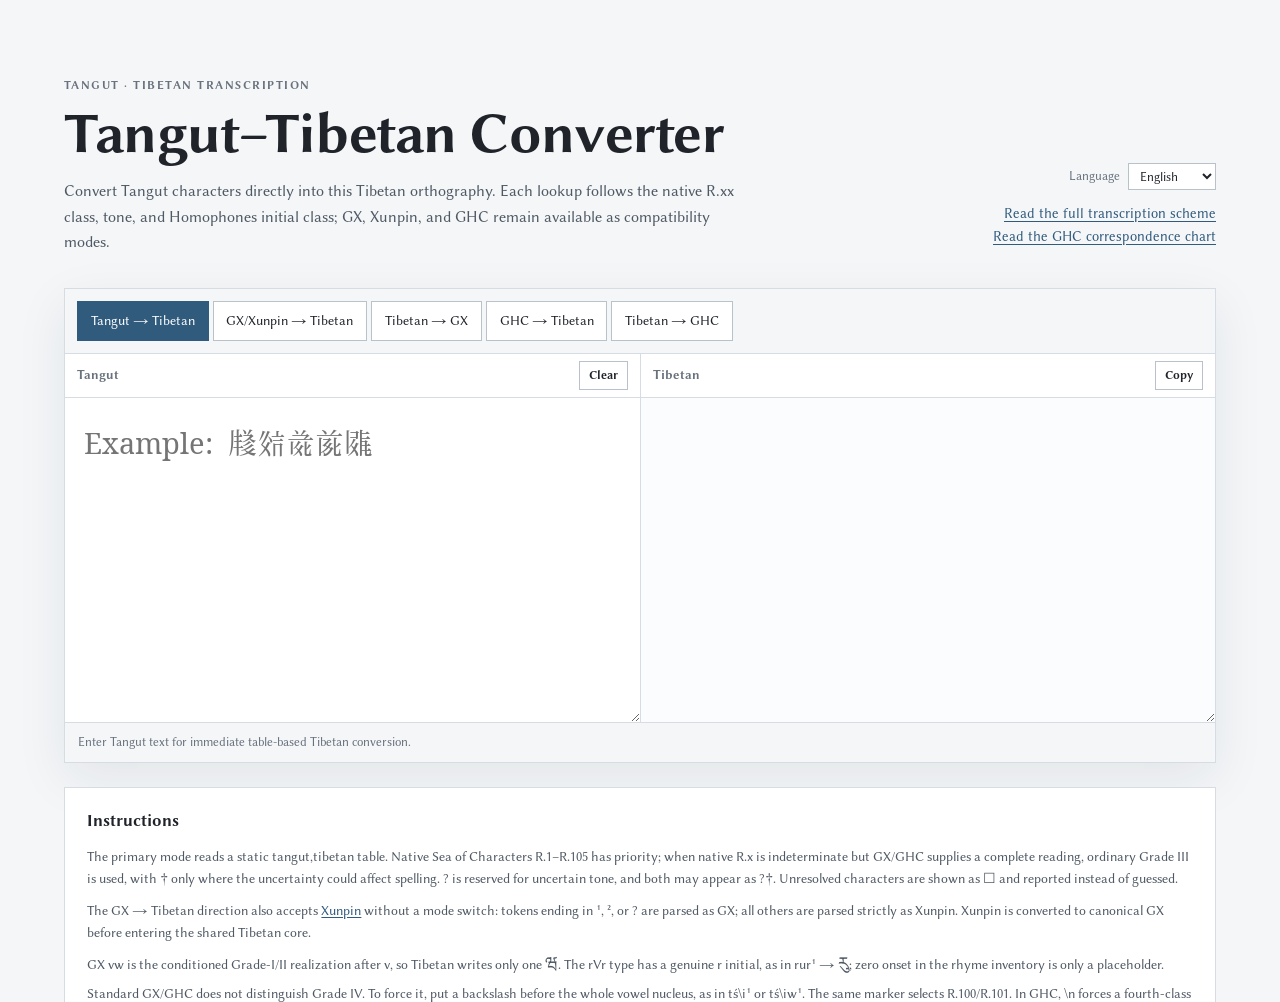
<file: index.html>
<!doctype html>
<html lang="zh-Hant">
<head>
  <meta charset="utf-8">
  <meta name="viewport" content="width=device-width, initial-scale=1">
  <meta http-equiv="refresh" content="0; url=converter/">
  <link rel="canonical" href="converter/">
  <title>GX–藏文互轉工具</title>
</head>
<body>
  <p><a href="converter/">前往 GX–藏文互轉工具</a></p>
</body>
</html>
</file>
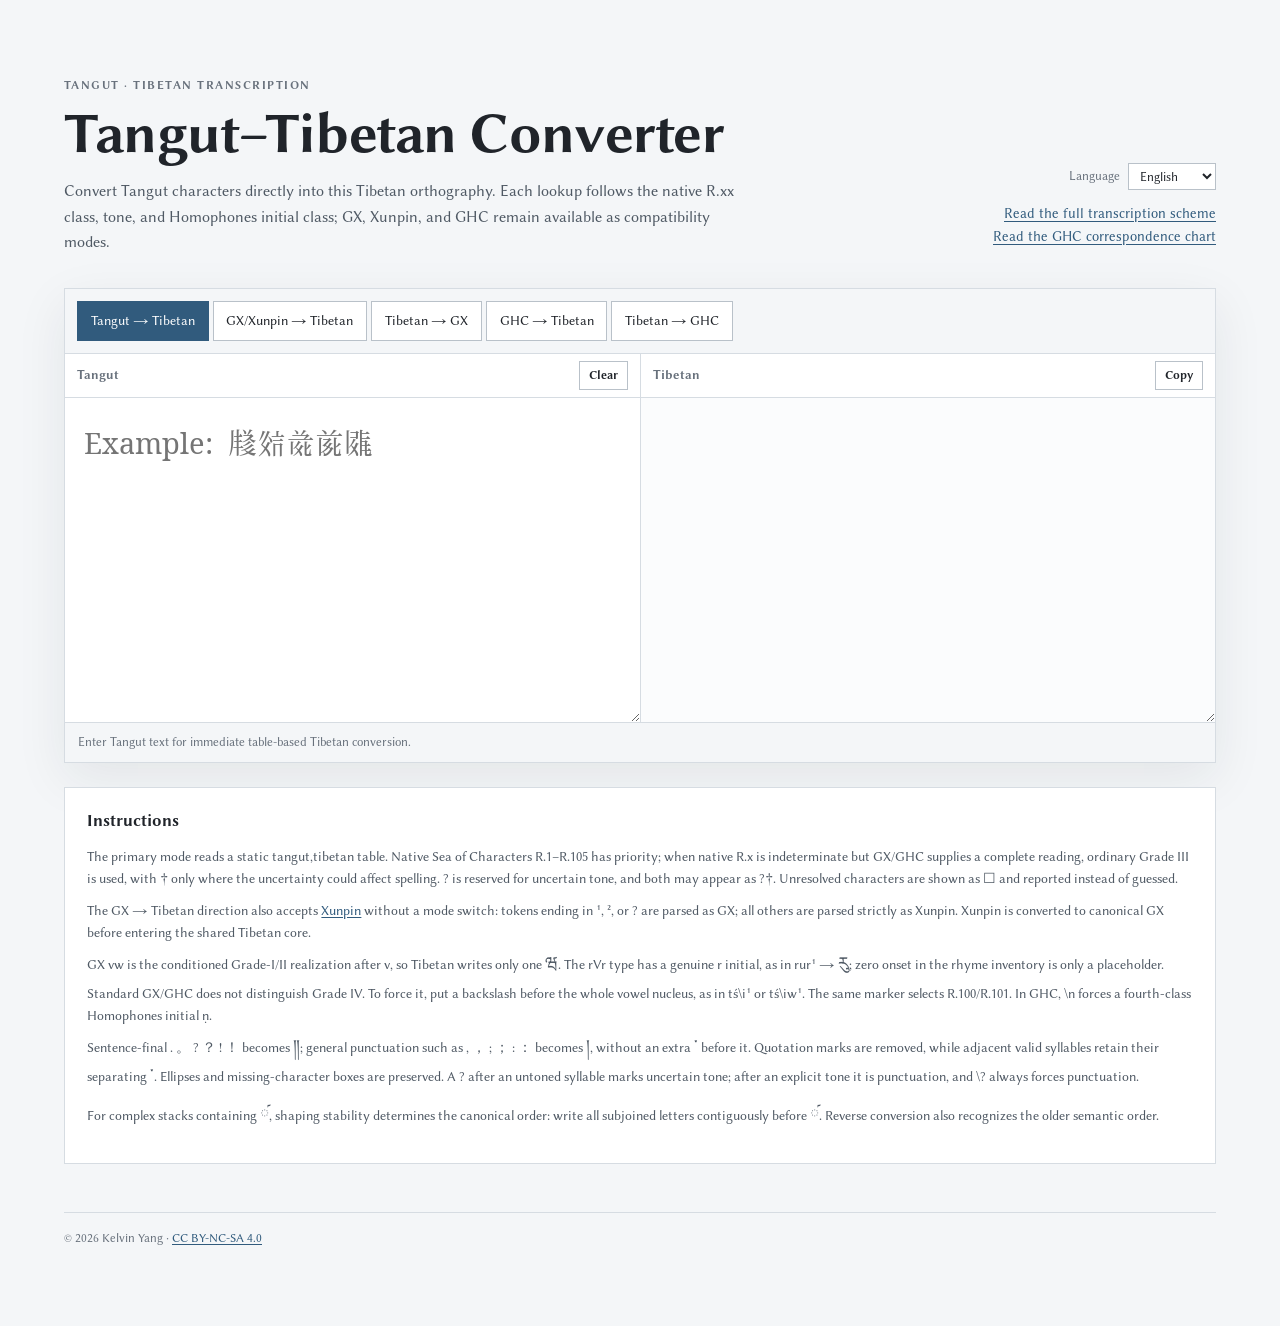
<file: converter/index.html>
<!doctype html>
<html lang="zh-Hant">
<head>
  <meta charset="utf-8">
  <meta name="viewport" content="width=device-width, initial-scale=1">
  <meta name="description" content="西夏文直接轉藏文，並兼容 GX202411/勳拼/GHC 雙向轉換。">
  <title>西夏文–藏文轉換器</title>
  <link rel="preload" href="../fonts/NotoSerifTangut-Regular.woff2?v=full-20260810" as="font" type="font/woff2" crossorigin fetchpriority="high">
  <link rel="preload" href="../fonts/shanggu-web/ShangguSans-Regular-core.woff2?v=shanggu-web-v8" as="font" type="font/woff2" crossorigin>
  <link rel="preload" href="../fonts/shanggu-web/ShangguSans-Bold-core.woff2?v=shanggu-web-v8" as="font" type="font/woff2" crossorigin>
  <link rel="stylesheet" href="../fonts/shanggu-web.css?v=shanggu-web-v8">
  <style>
    @font-face { font-family: "Libertinus"; src: url("../fonts/LibertinusSans-Regular.woff2?v=full-20260810") format("woff2"); font-weight: 400; font-display: swap; }
    @font-face { font-family: "Libertinus"; src: url("../fonts/LibertinusSans-Bold.woff2?v=full-20260810") format("woff2"); font-weight: 700; font-display: swap; }
    @font-face { font-family: "Tibetan"; src: url("../fonts/NotoSerifTibetan-Regular.woff2?v=full-20260810") format("woff2"); font-weight: 400; font-display: swap; }
    @font-face { font-family: "Tangut"; src: url("../fonts/NotoSerifTangut-Regular.woff2?v=full-20260810") format("woff2"); font-weight: 400; font-display: swap; }
    :root { --ink: #20242a; --muted: #68717c; --line: #d6dce2; --accent: #315b7d; --soft: #f4f6f8; color: var(--ink); background: #f4f6f8; font-family: "Libertinus", "Shanggu Web", sans-serif; font-synthesis: none; }
    * { box-sizing: border-box; }
    body { min-height: 100vh; margin: 0; line-height: 1.6; }
    .page { width: min(72rem, calc(100% - 2rem)); margin: 0 auto; padding: clamp(2rem, 6vw, 5rem) 0; }
    header { display: flex; align-items: flex-end; justify-content: space-between; gap: 2rem; margin-bottom: 2rem; }
    .eyebrow { margin: 0 0 .4rem; color: var(--muted); font-size: .72rem; font-weight: 700; letter-spacing: .13em; text-transform: uppercase; }
    h1 { margin: 0; font-size: clamp(2rem, 5vw, 3.6rem); font-weight: 700; line-height: 1.12; letter-spacing: -.025em; }
    .lead { max-width: 42rem; margin: .8rem 0 0; color: #4f5964; }
    a { color: var(--accent); text-underline-offset: .18em; }
    .header-actions { display: flex; flex: 0 0 auto; flex-direction: column; align-items: flex-end; gap: .7rem; padding-bottom: .5rem; }
    .language { display: inline-flex; align-items: center; gap: .45rem; color: var(--muted); font-size: .8rem; }
    .language select { border: 1px solid #b9c1c9; padding: .3rem .45rem; color: var(--ink); background: #fff; font: inherit; }
    .scheme-links { display: flex; flex-direction: column; align-items: flex-end; font-size: .9rem; }
    .tool { overflow: hidden; border: 1px solid var(--line); background: #fff; box-shadow: 0 1rem 3rem rgba(29, 43, 56, .08); }
    .toolbar { display: flex; align-items: center; justify-content: space-between; gap: 1rem; padding: .75rem; border-bottom: 1px solid var(--line); background: var(--soft); }
    .directions { display: flex; flex-wrap: wrap; gap: .25rem; }
    .options { padding: .45rem .8rem; border-bottom: 1px solid var(--line); color: var(--muted); background: #fbfcfd; font-size: .8rem; }
    .options label { display: inline-flex; align-items: center; gap: .45rem; }
    button { border: 1px solid #b9c1c9; padding: .5rem .8rem; color: var(--ink); background: #fff; font: inherit; font-size: .86rem; cursor: pointer; }
    button:hover { border-color: var(--accent); color: var(--accent); }
    button[aria-pressed="true"] { border-color: var(--accent); color: #fff; background: var(--accent); }
    button:focus-visible, textarea:focus-visible { outline: 2px solid #8db1ce; outline-offset: 2px; }
    .editors { display: grid; grid-template-columns: 1fr 1fr; min-height: 23rem; }
    .pane { display: flex; min-width: 0; flex-direction: column; }
    .pane + .pane { border-left: 1px solid var(--line); }
    .pane-head { display: flex; align-items: center; justify-content: space-between; min-height: 2.75rem; padding: .45rem .75rem; border-bottom: 1px solid var(--line); color: var(--muted); font-size: .8rem; font-weight: 700; }
    .pane-head button { padding: .25rem .55rem; font-size: .75rem; }
    textarea { display: block; width: 100%; flex: 1; resize: vertical; border: 0; padding: 1.2rem; color: var(--ink); background: #fff; font: 1.15rem/1.85 "Libertinus", "Shanggu Web", sans-serif; }
    textarea[readonly] { background: #fbfcfd; }
    textarea.tibetan { font-family: "Tibetan", serif; font-size: 1.8rem; line-height: 1.9; }
    textarea.tangut { font-family: "Tangut", serif; font-size: 1.8rem; line-height: 1.9; }
    .status { min-height: 2.5rem; margin: 0; padding: .6rem .8rem; border-top: 1px solid var(--line); color: var(--muted); background: var(--soft); font-size: .8rem; }
    .status.error { color: #8a342c; background: #fff3f1; }
    .instructions { margin-top: 1.5rem; padding: 1.2rem 1.4rem; border: 1px solid var(--line); background: #fff; }
    .instructions h2 { margin: 0 0 .7rem; font-size: 1.05rem; }
    .instructions p { margin: .65rem 0; color: #4f5964; font-size: .86rem; }
    code { font-family: "Libertinus", sans-serif; }
    .tibetan-inline { font-family: "Tibetan", serif; font-size: 1.25em; }
    footer { margin-top: 3rem; padding-top: 1rem; border-top: 1px solid var(--line); color: var(--muted); font-size: .78rem; }
    @media (max-width: 720px) {
      .page { width: min(100% - 1rem, 72rem); padding-top: 1.5rem; }
      header { display: block; }
      .header-actions, .scheme-links { align-items: flex-start; margin-top: .8rem; }
      .editors { grid-template-columns: 1fr; }
      .pane + .pane { border-left: 0; border-top: 1px solid var(--line); }
      textarea { min-height: 12rem; }
    }
  </style>
</head>
<body>
  <main class="page">
    <header>
      <div>
        <p class="eyebrow">Tangut · Tibetan transcription</p>
        <h1 id="page-title">西夏文–藏文轉換器</h1>
        <p class="lead" id="lead">直接將西夏文轉成本方案藏文；每個字按 native 韻書的 R.xx、聲調與《同音》聲母類查表。GX、勳拼與 GHC 互轉保留爲兼容功能。</p>
      </div>
      <div class="header-actions">
        <label class="language"><span id="language-label">語言</span><select id="language"><option value="zh-Hant">繁體中文</option><option value="en">English</option></select></label>
        <div class="scheme-links"><a id="scheme-link" href="../党項語藏文轉寫方案.html">閱讀完整轉寫方案</a><a id="ghc-link" href="../ghc-comparison/">閱讀 GHC 對照簡表</a></div>
      </div>
    </header>

    <section class="tool" id="tool" aria-label="西夏文–藏文轉換工具">
      <div class="toolbar">
        <div class="directions" id="directions" role="group" aria-label="轉換方向">
          <button id="direction-tangut" type="button" aria-pressed="true">西夏文 → 藏文</button>
          <button id="direction-gx" type="button" aria-pressed="false">GX/勳拼 → 藏文</button>
          <button id="direction-bo-gx" type="button" aria-pressed="false">藏文 → GX</button>
          <button id="direction-ghc" type="button" aria-pressed="false">GHC → 藏文</button>
          <button id="direction-bo-ghc" type="button" aria-pressed="false">藏文 → GHC</button>
        </div>
        <button id="swap" type="button">交換</button>
      </div>
      <div class="options" id="gx-reverse-options" hidden><label><input id="preserve-rhyme-marker" type="checkbox"> <span id="preserve-label">R.100/R.101 在 GX 韻腹前輸出 <code>\</code></span></label></div>
      <div class="editors">
        <div class="pane">
          <div class="pane-head"><label id="input-label" for="input">西夏文</label><button id="clear" type="button">清除</button></div>
          <textarea id="input" class="tangut" spellcheck="false" autocomplete="off" placeholder="例如：𗹦𗼻𗯨𗐯𗂥"></textarea>
        </div>
        <div class="pane">
          <div class="pane-head"><label id="output-label" for="output">藏文</label><button id="copy" type="button">複製</button></div>
          <textarea id="output" class="tibetan" readonly aria-live="polite"></textarea>
        </div>
      </div>
      <p class="status" id="status">正在載入西夏文轉寫表……</p>
    </section>

    <section class="instructions" aria-labelledby="instructions-title">
      <h2 id="instructions-title">使用說明</h2>
      <p id="instruction-tangut"></p>
      <p id="instruction-xunpin"></p>
      <p id="instruction-rhymes"></p>
      <p id="instruction-punctuation"></p>
      <p id="instruction-shaping"></p>
    </section>
    <footer>© 2026 Kelvin Yang · <a id="license" rel="license" href="https://creativecommons.org/licenses/by-nc-sa/4.0/deed.zh-hant">CC BY-NC-SA 4.0</a></footer>
  </main>

  <script src="converter.js?v=ra-20260820"></script>
  <script>
    const translations = {
      'zh-Hant': {
        documentTitle: '西夏文–藏文轉換器',
        description: '西夏文直接轉藏文，並兼容 GX202411/勳拼/GHC 雙向轉換。',
        pageTitle: '西夏文–藏文轉換器',
        lead: '直接將西夏文轉成本方案藏文；每個字按 native 韻書的 R.xx、聲調與《同音》聲母類查表。GX、勳拼與 GHC 互轉保留爲兼容功能。',
        language: '語言', scheme: '閱讀完整轉寫方案', ghc: '閱讀 GHC 對照簡表',
        directionLabel: '轉換方向', toolLabel: '西夏文–藏文轉換工具',
        dirTangut: '西夏文 → 藏文', dirGx: 'GX/勳拼 → 藏文', dirBoGx: '藏文 → GX', dirGhc: 'GHC → 藏文', dirBoGhc: '藏文 → GHC',
        swap: '交換', preserve: '合流韻類在 GX 韻腹前輸出 <code>\\</code>',
        clear: '清除', copy: '複製', copied: '已複製', tangutLabel: '西夏文', gxLabel: 'GX/勳拼', tibetanLabel: '藏文',
        tangutPlaceholder: '例如：𗹦𗼻𗯨𗐯𗂥', gxPlaceholder: '例如：tjiw sjihx tś\\i¹ rtś\\ər¹', ghcPlaceholder: '例如：tśjɨr¹ tśjɨɨr¹', tibetanPlaceholder: '例如：རྕྀ་ འརྕྀ',
        done: '轉換完成。',
        loadingTangut: '正在載入西夏文轉寫表……', loadTangutError: '無法載入西夏文轉寫表。', emptyTangut: '輸入西夏文後即時查表轉成藏文。',
        emptyGx: '輸入 GX（須標 ¹、² 或 ?）或勳拼（無標記/末尾 x）後即時轉換。',
        emptyGhc: '輸入帶聲調的 GHC 擬音後即時轉成藏文。',
        emptyReverse: '輸入本方案藏文後即時正規化並轉回 {target}。',
        instructionsTitle: '使用說明',
        tangut: '主入口直接讀取靜態 <code>tangut,tibetan</code> 表。韻類與聲調優先取自 native《文海》R.1–R.105；native R.x 無法唯一確定而 GX/GHC 有完整擬音時，按普通三等形式生成，僅在可能影響拼寫時加 <code>†</code>。<code>?</code> 專標聲調存疑；兩者可合寫爲 <code>?†</code>。未能作出有據推定的字以 <code>☐</code> 顯示並報錯。',
        xunpin: 'GX → 藏文方向亦支援<a href="https://github.com/tinbreaker/rime-xunpin">勳拼</a>，無須切換模式：末尾有 <code>¹</code>、<code>²</code> 或 <code>?</code> 時按 GX 解析，否則按勳拼解析。勳拼先轉成 canonical GX，再進入同一藏文核心。',
        rhymes: 'GX 的 <code>vw</code> 是一、二等韻在 <code>v</code> 後的條件變體，藏文只寫一個 <span class="tibetan-inline">ཝ</span>。<code>rVr</code> 類按真正的 <code>r</code> 聲母處理，如 <code>rur¹</code> → <span class="tibetan-inline">རུ</span>；韻類總表的零聲母則只是佔位符。標準 GX/GHC 不區分四等韻；要強制四等，請在整個韻腹前加反斜線，如 <code>tś\\i¹</code>、<code>tś\\iw¹</code>。同一標記也用於 R.100/R.101，如 <code>rtś\\ər¹</code>、<code>rts\\er¹</code>。GHC 的 <code>\\n</code> 強制表示《同音》第四類聲母 <code>ṇ</code>。',
        punctuation: '句末標點 <code>. 。 ? ？ ! ！</code> 轉爲 <span class="tibetan-inline">༎</span>；一般標點如 <code>, ， ; ； : ：</code> 轉爲 <span class="tibetan-inline">།</span>，且標點前不加 <span class="tibetan-inline">་</span>。引號會移除，但相鄰有效音節之間仍補 <span class="tibetan-inline">་</span>。省略號與缺字方框原樣保留。尚未標調音節後的 <code>?</code> 表示聲調存疑；已有聲調後的 <code>?</code> 是疑問標點，<code>\\?</code> 永遠強制爲疑問標點。',
        shaping: '含 <span class="tibetan-inline">༹</span> 的複雜 stack 以 shaping 穩定爲準：先連續寫完下加字母，再寫 <span class="tibetan-inline">༹</span>；反向轉換也能辨認舊次序。'
      },
      en: {
        documentTitle: 'Tangut–Tibetan Converter',
        description: 'Direct Tangut-to-Tibetan conversion with GX202411, Xunpin, and GHC compatibility modes.',
        pageTitle: 'Tangut–Tibetan Converter',
        lead: 'Convert Tangut characters directly into this Tibetan orthography. Each lookup follows the native R.xx class, tone, and Homophones initial class; GX, Xunpin, and GHC remain available as compatibility modes.',
        language: 'Language', scheme: 'Read the full transcription scheme', ghc: 'Read the GHC correspondence chart',
        directionLabel: 'Conversion direction', toolLabel: 'Tangut–Tibetan converter',
        dirTangut: 'Tangut → Tibetan', dirGx: 'GX/Xunpin → Tibetan', dirBoGx: 'Tibetan → GX', dirGhc: 'GHC → Tibetan', dirBoGhc: 'Tibetan → GHC',
        swap: 'Swap', preserve: 'Output <code>\\</code> before merged GX rhyme nuclei',
        clear: 'Clear', copy: 'Copy', copied: 'Copied', tangutLabel: 'Tangut', gxLabel: 'GX/Xunpin', tibetanLabel: 'Tibetan',
        tangutPlaceholder: 'Example: 𗹦𗼻𗯨𗐯𗂥', gxPlaceholder: 'Example: tjiw sjihx tś\\i¹ rtś\\ər¹', ghcPlaceholder: 'Example: tśjɨr¹ tśjɨɨr¹', tibetanPlaceholder: 'Example: རྕྀ་ འརྕྀ',
        done: 'Conversion complete.',
        loadingTangut: 'Loading the Tangut lookup table…', loadTangutError: 'The Tangut lookup table could not be loaded.', emptyTangut: 'Enter Tangut text for immediate table-based Tibetan conversion.',
        emptyGx: 'Enter GX (ending in ¹, ², or ?) or Xunpin (unmarked or ending in x) for instant conversion.',
        emptyGhc: 'Enter a tone-marked GHC syllable for instant Tibetan conversion.',
        emptyReverse: 'Enter normalized scheme Tibetan to convert it back to {target}.',
        instructionsTitle: 'Instructions',
        tangut: 'The primary mode reads a static <code>tangut,tibetan</code> table. Native <cite>Sea of Characters</cite> R.1–R.105 has priority; when native R.x is indeterminate but GX/GHC supplies a complete reading, ordinary Grade III is used, with <code>†</code> only where the uncertainty could affect spelling. <code>?</code> is reserved for uncertain tone, and both may appear as <code>?†</code>. Unresolved characters are shown as <code>☐</code> and reported instead of guessed.',
        xunpin: 'The GX → Tibetan direction also accepts <a href="https://github.com/tinbreaker/rime-xunpin">Xunpin</a> without a mode switch: tokens ending in <code>¹</code>, <code>²</code>, or <code>?</code> are parsed as GX; all others are parsed strictly as Xunpin. Xunpin is converted to canonical GX before entering the shared Tibetan core.',
        rhymes: 'GX <code>vw</code> is the conditioned Grade-I/II realization after <code>v</code>, so Tibetan writes only one <span class="tibetan-inline">ཝ</span>. The <code>rVr</code> type has a genuine <code>r</code> initial, as in <code>rur¹</code> → <span class="tibetan-inline">རུ</span>; zero onset in the rhyme inventory is only a placeholder. Standard GX/GHC does not distinguish Grade IV. To force it, put a backslash before the whole vowel nucleus, as in <code>tś\\i¹</code> or <code>tś\\iw¹</code>. The same marker selects R.100/R.101. In GHC, <code>\\n</code> forces a fourth-class <cite>Homophones</cite> initial <code>ṇ</code>.',
        punctuation: 'Sentence-final <code>. 。 ? ？ ! ！</code> becomes <span class="tibetan-inline">༎</span>; general punctuation such as <code>, ， ; ； : ：</code> becomes <span class="tibetan-inline">།</span>, without an extra <span class="tibetan-inline">་</span> before it. Quotation marks are removed, while adjacent valid syllables retain their separating <span class="tibetan-inline">་</span>. Ellipses and missing-character boxes are preserved. A <code>?</code> after an untoned syllable marks uncertain tone; after an explicit tone it is punctuation, and <code>\\?</code> always forces punctuation.',
        shaping: 'For complex stacks containing <span class="tibetan-inline">༹</span>, shaping stability determines the canonical order: write all subjoined letters contiguously before <span class="tibetan-inline">༹</span>. Reverse conversion also recognizes the older semantic order.'
      }
    };
    const errorTranslations = {
      '勳拼只能使用小寫 ASCII 字母': 'Xunpin accepts lowercase ASCII letters only',
      '勳拼的 x 只能作爲末尾上聲標記': 'Xunpin x is allowed only as a final rising-tone marker',
      '不符合合法勳拼音節結構：無法辨認韻母': 'Invalid Xunpin syllable: unrecognized rhyme',
      '不符合合法勳拼音節結構：無法辨認聲母或介音': 'Invalid Xunpin syllable: unrecognized initial or medial',
      '勳拼音節有多個可能的 GX 分析': 'The Xunpin syllable has multiple possible GX analyses',
      '音節須以 ¹、² 或 ? 標示聲調': 'The syllable must end in tone ¹, ², or ?',
      '無法辨認元音': 'Unrecognized vowel',
      '反斜線只可標記四等韻或 R.100/R.101': 'The backslash may mark only Grade IV or R.100/R.101',
      '反斜線標記不可與鼻冠音並用': 'The backslash marker cannot be combined with a nasal preinitial',
      '無法辨認聲母或冠音': 'Unrecognized initial or preinitial',
      '不是本方案可辨認的規範藏文音節': 'Not a normalized Tibetan syllable recognized by this scheme',
      '此 GX 韻母沒有唯一的 GHC 對應': 'This GX rhyme has no unique GHC correspondence',
      'GHC 音節須以 ¹、² 或 ? 標示聲調': 'The GHC syllable must end in tone ¹, ², or ?',
      '不符合可辨認的 GHC 音節結構': 'Unrecognized GHC syllable structure',
      '找不到可辨認的 GX 或勳拼音節': 'No recognizable GX or Xunpin syllable found',
      '找不到以 ¹、² 或 ? 結尾的 GHC 音節': 'No GHC syllable ending in ¹, ², or ? found',
      '轉寫表未收錄此字': 'Character absent from the lookup table',
      '此字讀音尚未解決': 'Character reading remains unresolved',
      '找不到可辨認的西夏字': 'No recognizable Tangut character found'
    };
    let savedLanguage = '';
    try { savedLanguage = localStorage.getItem('converter-language') || ''; } catch (_) {}
    const state = {
      direction: 'tangut',
      tangutTable: null,
      tangutTableFailed: false,
      language: savedLanguage || (navigator.language.toLowerCase().startsWith('zh') ? 'zh-Hant' : 'en')
    };
    const input = document.querySelector('#input');
    const output = document.querySelector('#output');
    const status = document.querySelector('#status');
    const directionTangut = document.querySelector('#direction-tangut');
    const directionGx = document.querySelector('#direction-gx');
    const directionBoGx = document.querySelector('#direction-bo-gx');
    const directionGhc = document.querySelector('#direction-ghc');
    const directionBoGhc = document.querySelector('#direction-bo-ghc');
    const reverseOptions = document.querySelector('#gx-reverse-options');
    const preserveRhymeMarker = document.querySelector('#preserve-rhyme-marker');
    const languageSelect = document.querySelector('#language');
    const t = () => translations[state.language];

    function translatedError(error) {
      if (state.language !== 'en') return error;
      if (errorTranslations[error]) return errorTranslations[error];
      return error.replace(/：(.+)$/u, (_, message) => ': ' + (errorTranslations[message] || message));
    }

    function convert() {
      if (state.direction === 'tangut' && !state.tangutTable) {
        output.value = '';
        status.classList.toggle('error', state.tangutTableFailed);
        status.textContent = state.tangutTableFailed ? t().loadTangutError : t().loadingTangut;
        return;
      }
      const result = state.direction === 'tangut'
        ? GxTibetan.tangutToTibetan(input.value, state.tangutTable)
        : state.direction === 'gx'
        ? GxTibetan.gxToTibetan(input.value)
        : state.direction === 'bo-gx'
          ? GxTibetan.tibetanToGx(input.value, { preserveRhymeClassMarker: preserveRhymeMarker.checked })
          : state.direction === 'ghc'
            ? GxTibetan.ghcToTibetan(input.value)
            : GxTibetan.tibetanToGhc(input.value);
      output.value = result.output;
      status.classList.toggle('error', result.errors.length > 0);
      status.textContent = result.errors.length
        ? result.errors.map(translatedError).join(state.language === 'en' ? '; ' : '；')
        : input.value.trim()
          ? t().done
          : state.direction === 'tangut'
            ? t().emptyTangut
            : state.direction === 'gx'
            ? t().emptyGx
            : state.direction === 'ghc'
              ? t().emptyGhc
              : t().emptyReverse.replace('{target}', state.direction === 'bo-gx' ? 'GX' : 'GHC');
    }

    function setDirection(direction, preserve = false) {
      state.direction = direction;
      directionTangut.setAttribute('aria-pressed', direction === 'tangut');
      directionGx.setAttribute('aria-pressed', direction === 'gx');
      directionBoGx.setAttribute('aria-pressed', direction === 'bo-gx');
      directionGhc.setAttribute('aria-pressed', direction === 'ghc');
      directionBoGhc.setAttribute('aria-pressed', direction === 'bo-ghc');
      const fromTibetan = direction.startsWith('bo-');
      const toTibetan = direction === 'tangut' || direction === 'gx' || direction === 'ghc';
      document.querySelector('#input-label').textContent = direction === 'tangut' ? t().tangutLabel : direction === 'gx' ? t().gxLabel : direction === 'ghc' ? 'GHC' : t().tibetanLabel;
      document.querySelector('#output-label').textContent = toTibetan ? t().tibetanLabel : direction === 'bo-gx' ? 'GX' : 'GHC';
      input.classList.toggle('tibetan', fromTibetan);
      input.classList.toggle('tangut', direction === 'tangut');
      output.classList.toggle('tibetan', toTibetan);
      reverseOptions.hidden = direction !== 'bo-gx';
      document.querySelector('#swap').hidden = direction === 'tangut';
      input.placeholder = direction === 'tangut' ? t().tangutPlaceholder : direction === 'gx' ? t().gxPlaceholder : direction === 'ghc' ? t().ghcPlaceholder : t().tibetanPlaceholder;
      if (!preserve) { input.value = ''; output.value = ''; }
      convert();
    }

    function applyLanguage() {
      const strings = t();
      document.documentElement.lang = state.language;
      document.title = strings.documentTitle;
      document.querySelector('meta[name="description"]').content = strings.description;
      document.querySelector('#page-title').textContent = strings.pageTitle;
      document.querySelector('#lead').textContent = strings.lead;
      document.querySelector('#language-label').textContent = strings.language;
      document.querySelector('#scheme-link').textContent = strings.scheme;
      document.querySelector('#scheme-link').href = state.language === 'en' ? '../党項語藏文轉寫方案-en.html' : '../党項語藏文轉寫方案.html';
      document.querySelector('#ghc-link').textContent = strings.ghc;
      document.querySelector('#ghc-link').href = state.language === 'en' ? '../ghc-comparison/index-en.html' : '../ghc-comparison/';
      document.querySelector('#tool').setAttribute('aria-label', strings.toolLabel);
      document.querySelector('#directions').setAttribute('aria-label', strings.directionLabel);
      directionTangut.textContent = strings.dirTangut;
      directionGx.textContent = strings.dirGx;
      directionBoGx.textContent = strings.dirBoGx;
      directionGhc.textContent = strings.dirGhc;
      directionBoGhc.textContent = strings.dirBoGhc;
      document.querySelector('#swap').textContent = strings.swap;
      document.querySelector('#preserve-label').innerHTML = strings.preserve;
      document.querySelector('#clear').textContent = strings.clear;
      document.querySelector('#copy').textContent = strings.copy;
      document.querySelector('#instructions-title').textContent = strings.instructionsTitle;
      document.querySelector('#instruction-tangut').innerHTML = strings.tangut;
      document.querySelector('#instruction-xunpin').innerHTML = strings.xunpin;
      document.querySelector('#instruction-rhymes').innerHTML = strings.rhymes;
      document.querySelector('#instruction-punctuation').innerHTML = strings.punctuation;
      document.querySelector('#instruction-shaping').innerHTML = strings.shaping;
      document.querySelector('#license').href = 'https://creativecommons.org/licenses/by-nc-sa/4.0/deed.' + (state.language === 'en' ? 'en' : 'zh-hant');
      languageSelect.value = state.language;
      setDirection(state.direction, true);
    }

    input.addEventListener('input', convert);
    directionTangut.addEventListener('click', () => setDirection('tangut'));
    directionGx.addEventListener('click', () => setDirection('gx'));
    directionBoGx.addEventListener('click', () => setDirection('bo-gx'));
    directionGhc.addEventListener('click', () => setDirection('ghc'));
    directionBoGhc.addEventListener('click', () => setDirection('bo-ghc'));
    preserveRhymeMarker.addEventListener('change', convert);
    languageSelect.addEventListener('change', event => {
      state.language = event.target.value;
      try { localStorage.setItem('converter-language', state.language); } catch (_) {}
      applyLanguage();
    });
    document.querySelector('#swap').addEventListener('click', () => {
      const nextInput = output.value;
      const reverse = { gx: 'bo-gx', 'bo-gx': 'gx', ghc: 'bo-ghc', 'bo-ghc': 'ghc' };
      setDirection(reverse[state.direction], true);
      input.value = nextInput;
      convert();
      input.focus();
    });
    document.querySelector('#clear').addEventListener('click', () => { input.value = ''; convert(); input.focus(); });
    document.querySelector('#copy').addEventListener('click', async event => {
      if (!output.value) return;
      try {
        await navigator.clipboard.writeText(output.value);
        event.currentTarget.textContent = t().copied;
        setTimeout(() => { event.currentTarget.textContent = t().copy; }, 1200);
      } catch (_) {
        output.select();
        document.execCommand('copy');
      }
    });
    applyLanguage();
    if (typeof fetch === 'function') {
      fetch('data/tangut-tibetan.csv?v=ra-20260820')
        .then(response => {
          if (!response.ok) throw new Error(String(response.status));
          return response.text();
        })
        .then(text => {
          state.tangutTable = GxTibetan.parseTangutCsv(text);
          convert();
        })
        .catch(() => {
          state.tangutTableFailed = true;
          convert();
        });
    }
  </script>
</body>
</html>
</file>
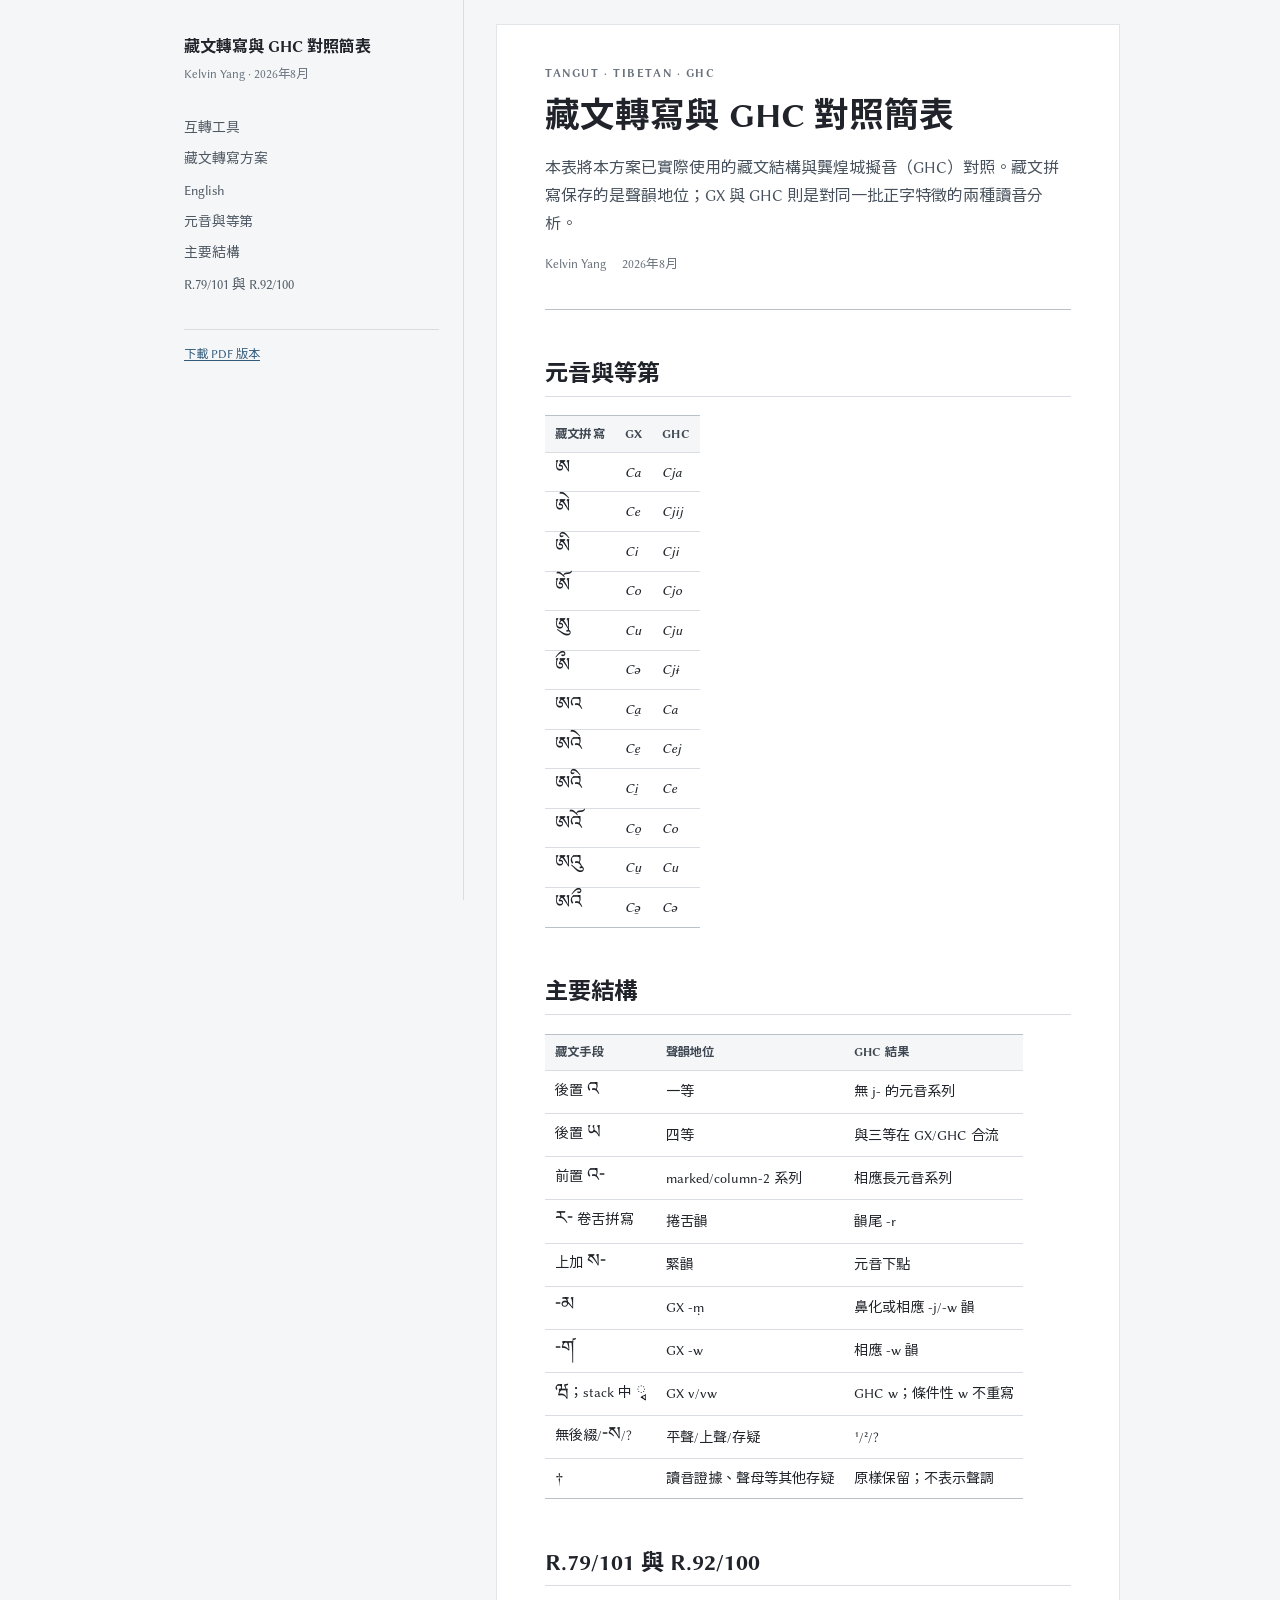
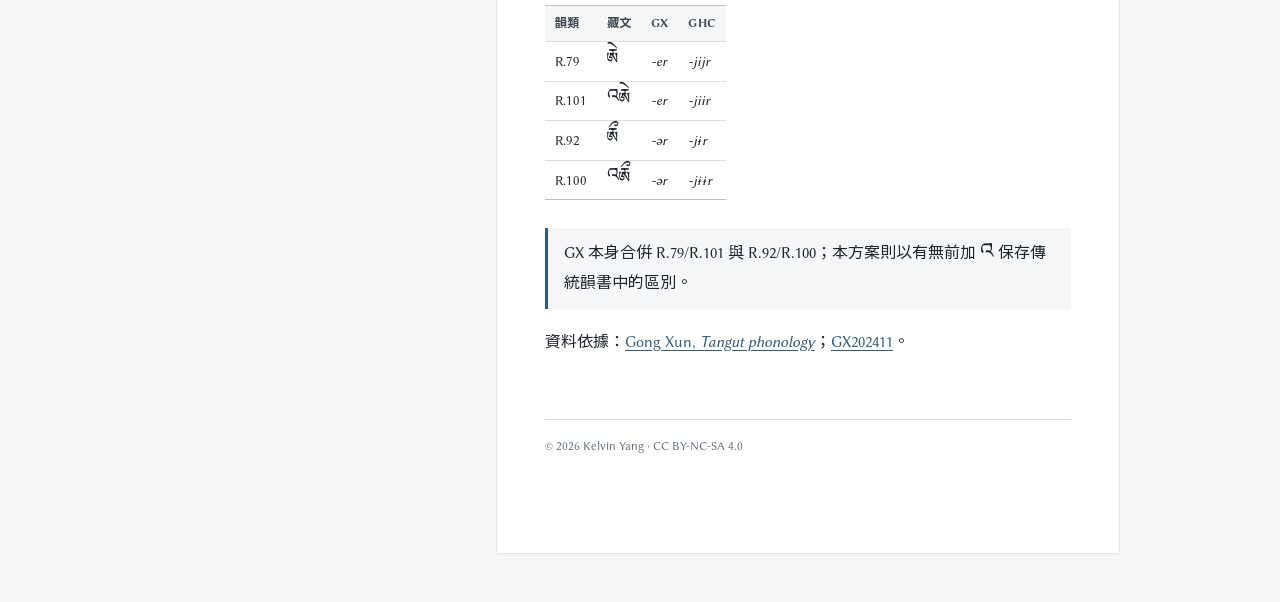
<file: ghc-comparison/index.html>
<!doctype html>
<html lang="zh-Hant">
<head>
  <meta charset="utf-8">
  <meta name="viewport" content="width=device-width, initial-scale=1">
  <meta name="description" content="党項語藏文轉寫與龔煌城擬音（GHC）的結構對照簡表。">
  <title>藏文轉寫與 GHC 對照簡表</title>
  <link rel="preload" href="../fonts/shanggu-web/ShangguSans-Regular-core.woff2?v=shanggu-web-v8" as="font" type="font/woff2" crossorigin>
  <link rel="preload" href="../fonts/shanggu-web/ShangguSans-Bold-core.woff2?v=shanggu-web-v8" as="font" type="font/woff2" crossorigin>
  <link rel="stylesheet" href="../fonts/shanggu-web.css?v=shanggu-web-v8">
  <link rel="stylesheet" href="../scheme.css?v=20260811">
</head>
<body>
  <div class="layout">
    <aside class="rail">
      <p class="rail-title">藏文轉寫與 GHC 對照簡表</p>
      <p class="rail-meta">Kelvin Yang · 2026年8月</p>
      <nav aria-label="章節導航">
        <a href="../converter/">互轉工具</a>
        <a href="../党項語藏文轉寫方案.html">藏文轉寫方案</a>
        <a href="index-en.html">English</a>
        <a href="#vowels">元音與等第</a>
        <a href="#structures">主要結構</a>
        <a href="#rhotic">R.79/101 與 R.92/100</a>
      </nav>
      <p class="rail-foot"><a href="藏文轉寫與GHC對照簡表.pdf">下載 PDF 版本</a></p>
    </aside>
    <main>
      <header class="hero">
        <p class="eyebrow">Tangut · Tibetan · GHC</p>
        <h1>藏文轉寫與 GHC 對照簡表</h1>
        <p class="lead">本表將本方案已實際使用的藏文結構與龔煌城擬音（GHC）對照。藏文拼寫保存的是聲韻地位；GX 與 GHC 則是對同一批正字特徵的兩種讀音分析。</p>
        <div class="hero-meta"><span>Kelvin Yang</span><span>2026年8月</span></div>
      </header>
      <section id="vowels">
        <div class="section-head"><span class="section-no">01</span><h2>元音與等第</h2></div>
        <div class="table-wrap"><table><thead><tr><th>藏文拼寫</th><th>GX</th><th>GHC</th></tr></thead><tbody>
          <tr><td class="tibetan">ཨ</td><td class="phonetic">Ca</td><td class="phonetic">Cja</td></tr>
          <tr><td class="tibetan">ཨེ</td><td class="phonetic">Ce</td><td class="phonetic">Cjij</td></tr>
          <tr><td class="tibetan">ཨི</td><td class="phonetic">Ci</td><td class="phonetic">Cji</td></tr>
          <tr><td class="tibetan">ཨོ</td><td class="phonetic">Co</td><td class="phonetic">Cjo</td></tr>
          <tr><td class="tibetan">ཨུ</td><td class="phonetic">Cu</td><td class="phonetic">Cju</td></tr>
          <tr><td class="tibetan">ཨྀ</td><td class="phonetic">Cə</td><td class="phonetic">Cjɨ</td></tr>
          <tr><td class="tibetan">ཨའ</td><td class="phonetic">Ca̱</td><td class="phonetic">Ca</td></tr>
          <tr><td class="tibetan">ཨའེ</td><td class="phonetic">Ce̱</td><td class="phonetic">Cej</td></tr>
          <tr><td class="tibetan">ཨའི</td><td class="phonetic">Ci̱</td><td class="phonetic">Ce</td></tr>
          <tr><td class="tibetan">ཨའོ</td><td class="phonetic">Co̱</td><td class="phonetic">Co</td></tr>
          <tr><td class="tibetan">ཨའུ</td><td class="phonetic">Cu̱</td><td class="phonetic">Cu</td></tr>
          <tr><td class="tibetan">ཨའྀ</td><td class="phonetic">Cə̱</td><td class="phonetic">Cə</td></tr>
        </tbody></table></div>
      </section>
      <section id="structures">
        <div class="section-head"><span class="section-no">02</span><h2>主要結構</h2></div>
        <div class="table-wrap"><table><thead><tr><th>藏文手段</th><th>聲韻地位</th><th>GHC 結果</th></tr></thead><tbody>
          <tr><td>後置 <span class="tibetan">འ</span></td><td>一等</td><td>無 <code>j-</code> 的元音系列</td></tr>
          <tr><td>後置 <span class="tibetan">ཡ</span></td><td>四等</td><td>與三等在 GX/GHC 合流</td></tr>
          <tr><td>前置 <span class="tibetan">འ-</span></td><td>marked/column-2 系列</td><td>相應長元音系列</td></tr>
          <tr><td><span class="tibetan">ར-</span> 卷舌拼寫</td><td>捲舌韻</td><td>韻尾 <code>-r</code></td></tr>
          <tr><td>上加 <span class="tibetan">ས-</span></td><td>緊韻</td><td>元音下點</td></tr>
          <tr><td><span class="tibetan">-མ</span></td><td>GX <code>-ṃ</code></td><td>鼻化或相應 <code>-j/-w</code> 韻</td></tr>
          <tr><td><span class="tibetan">-ག༹</span></td><td>GX <code>-w</code></td><td>相應 <code>-w</code> 韻</td></tr>
          <tr><td><span class="tibetan">ཝ</span>；stack 中 <span class="tibetan">ྭ</span></td><td>GX <code>v/vw</code></td><td>GHC <code>w</code>；條件性 <code>w</code> 不重寫</td></tr>
          <tr><td>無後綴/<span class="tibetan">-ས</span>/<code>?</code></td><td>平聲/上聲/存疑</td><td><code>¹/²/?</code></td></tr>
          <tr><td><code>†</code></td><td>讀音證據、聲母等其他存疑</td><td>原樣保留；不表示聲調</td></tr>
        </tbody></table></div>
      </section>
      <section id="rhotic">
        <div class="section-head"><span class="section-no">03</span><h2>R.79/101 與 R.92/100</h2></div>
        <div class="table-wrap"><table><thead><tr><th>韻類</th><th>藏文</th><th>GX</th><th>GHC</th></tr></thead><tbody>
          <tr><td>R.79</td><td class="tibetan">རྸེ</td><td class="phonetic">-er</td><td class="phonetic">-jijr</td></tr>
          <tr><td>R.101</td><td class="tibetan">འརྸེ</td><td class="phonetic">-er</td><td class="phonetic">-jiir</td></tr>
          <tr><td>R.92</td><td class="tibetan">རྸྀ</td><td class="phonetic">-ər</td><td class="phonetic">-jɨr</td></tr>
          <tr><td>R.100</td><td class="tibetan">འརྸྀ</td><td class="phonetic">-ər</td><td class="phonetic">-jɨɨr</td></tr>
        </tbody></table></div>
        <p class="note">GX 本身合併 R.79/R.101 與 R.92/R.100；本方案則以有無前加 <span class="tibetan">འ</span> 保存傳統韻書中的區別。</p>
        <p>資料依據：<a href="https://homepage.univie.ac.at/xun.gong/tangut/phonology-202409.html">Gong Xun, <cite>Tangut phonology</cite></a>；<a href="https://semakosa.github.io/tangut-pronunciation-db/docs/GX202411-zh.html">GX202411</a>。</p>
      </section>
      <footer>© 2026 Kelvin Yang · CC BY-NC-SA 4.0</footer>
    </main>
  </div>
</body>
</html>
</file>
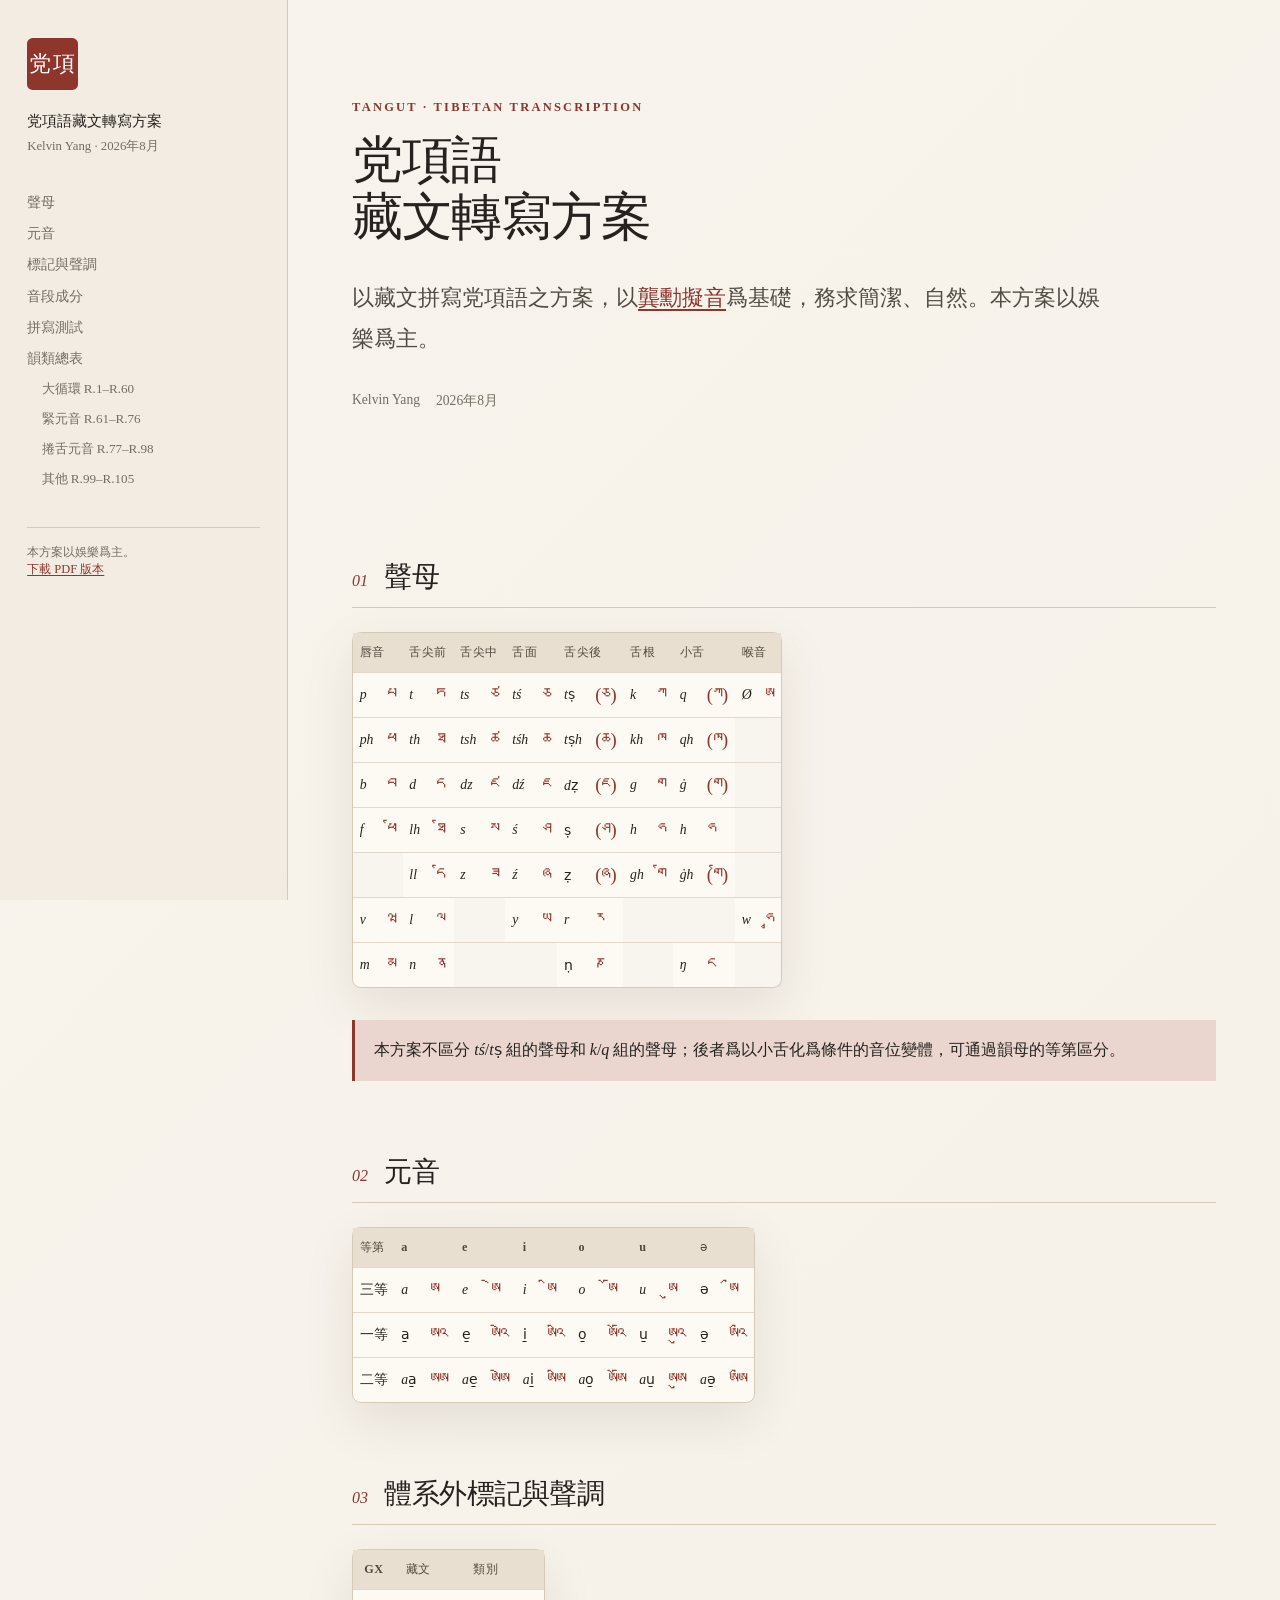
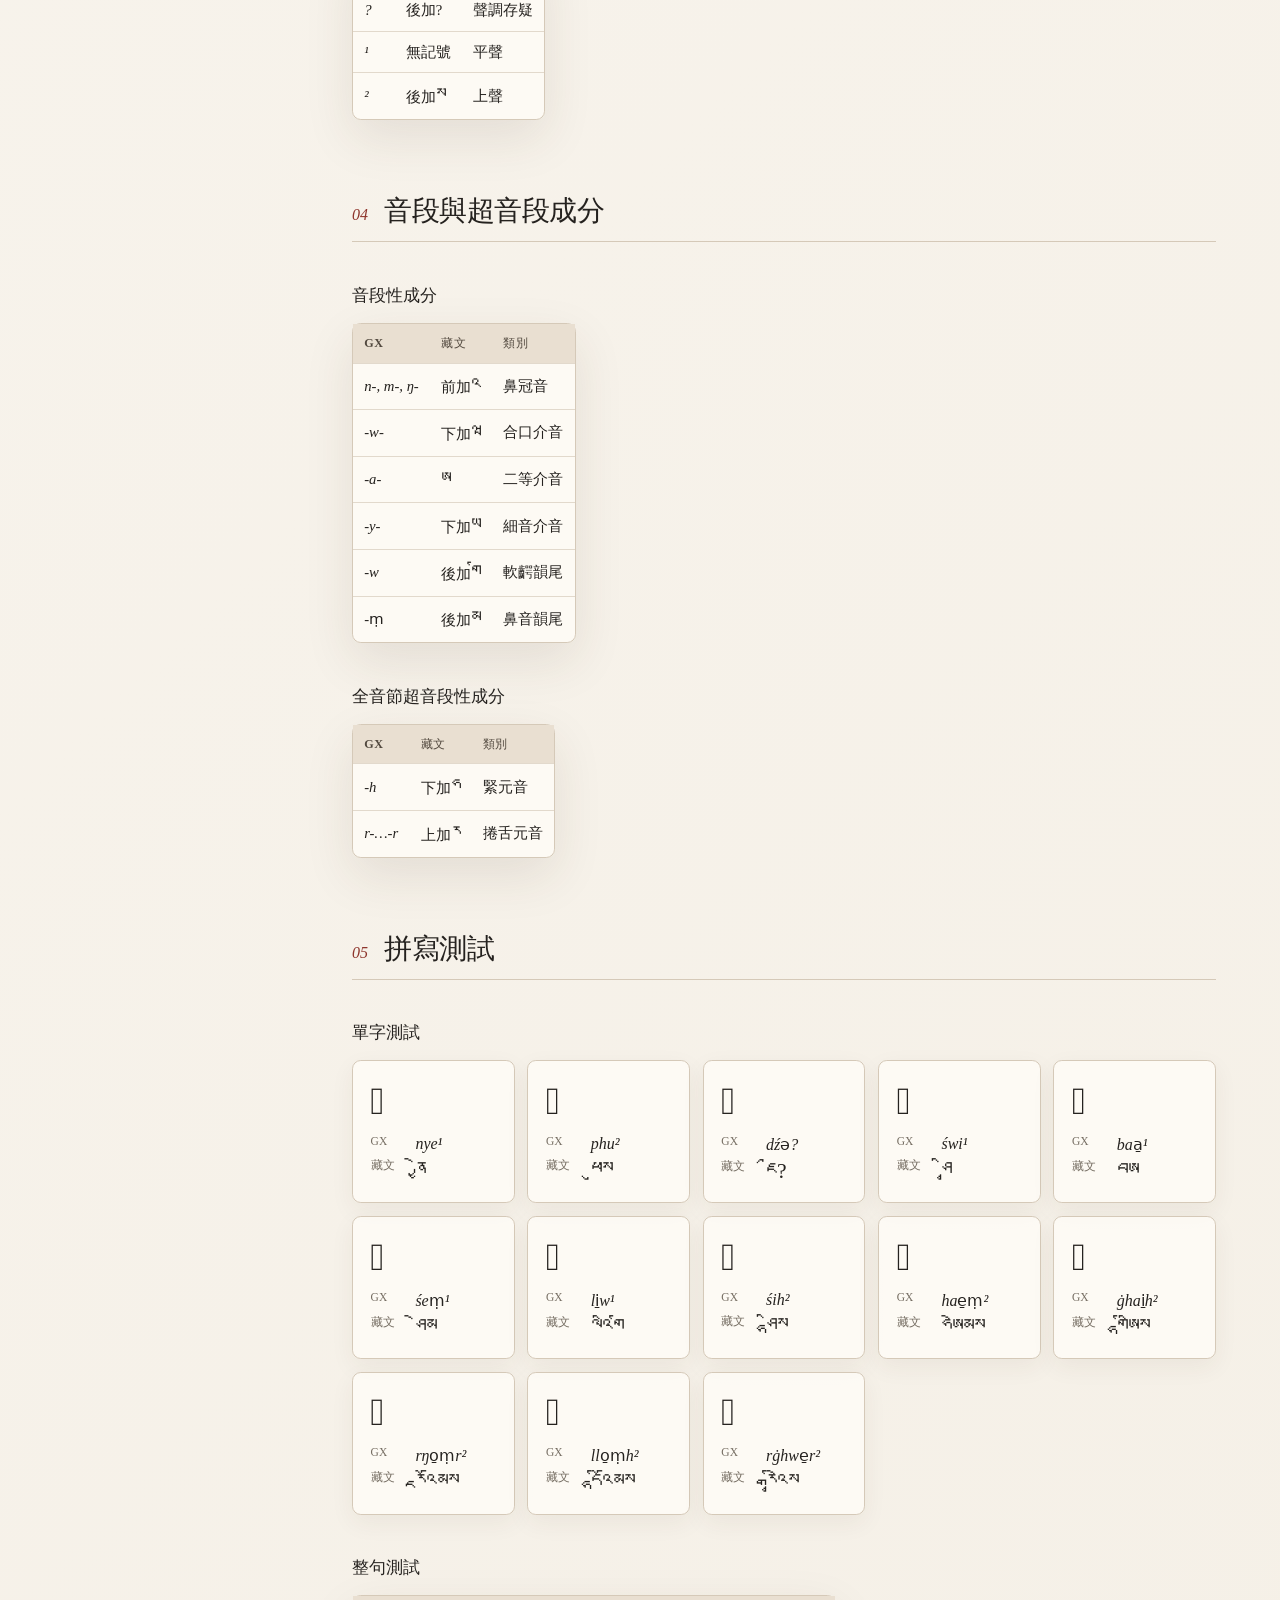
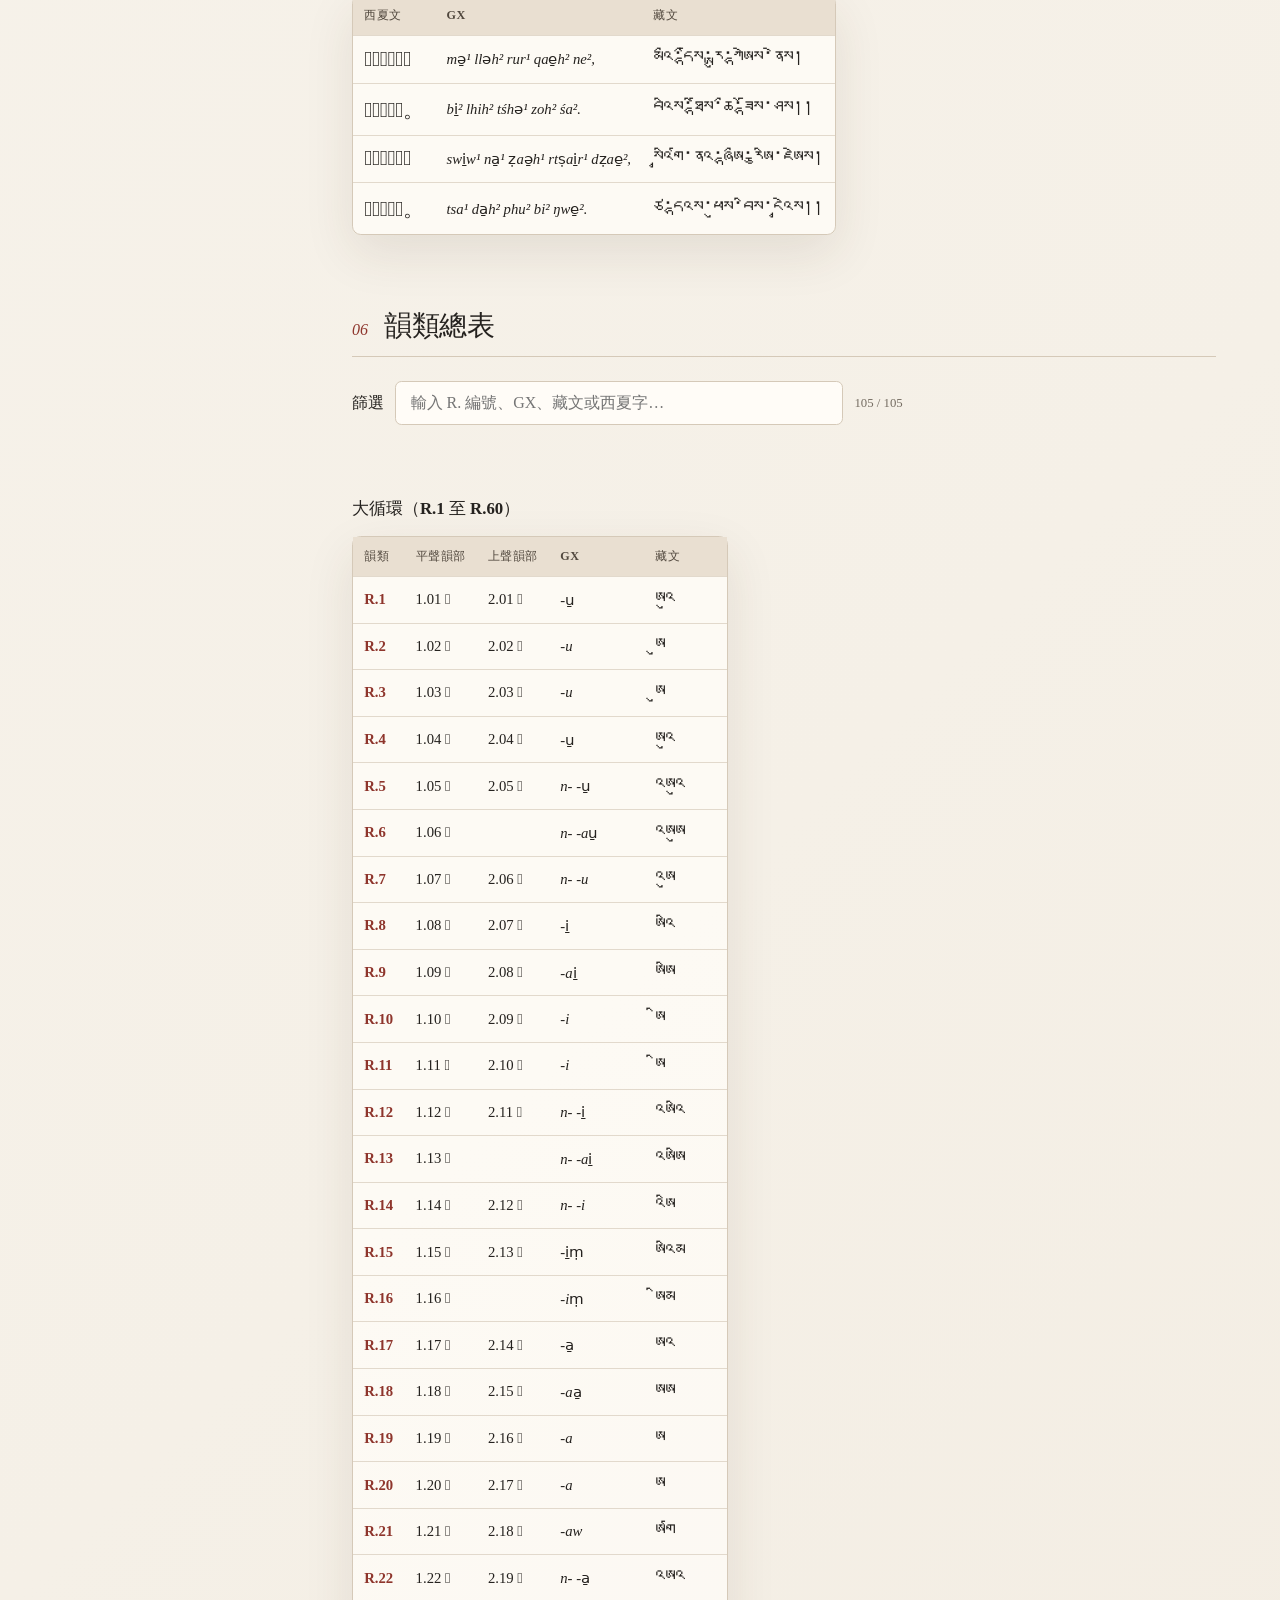
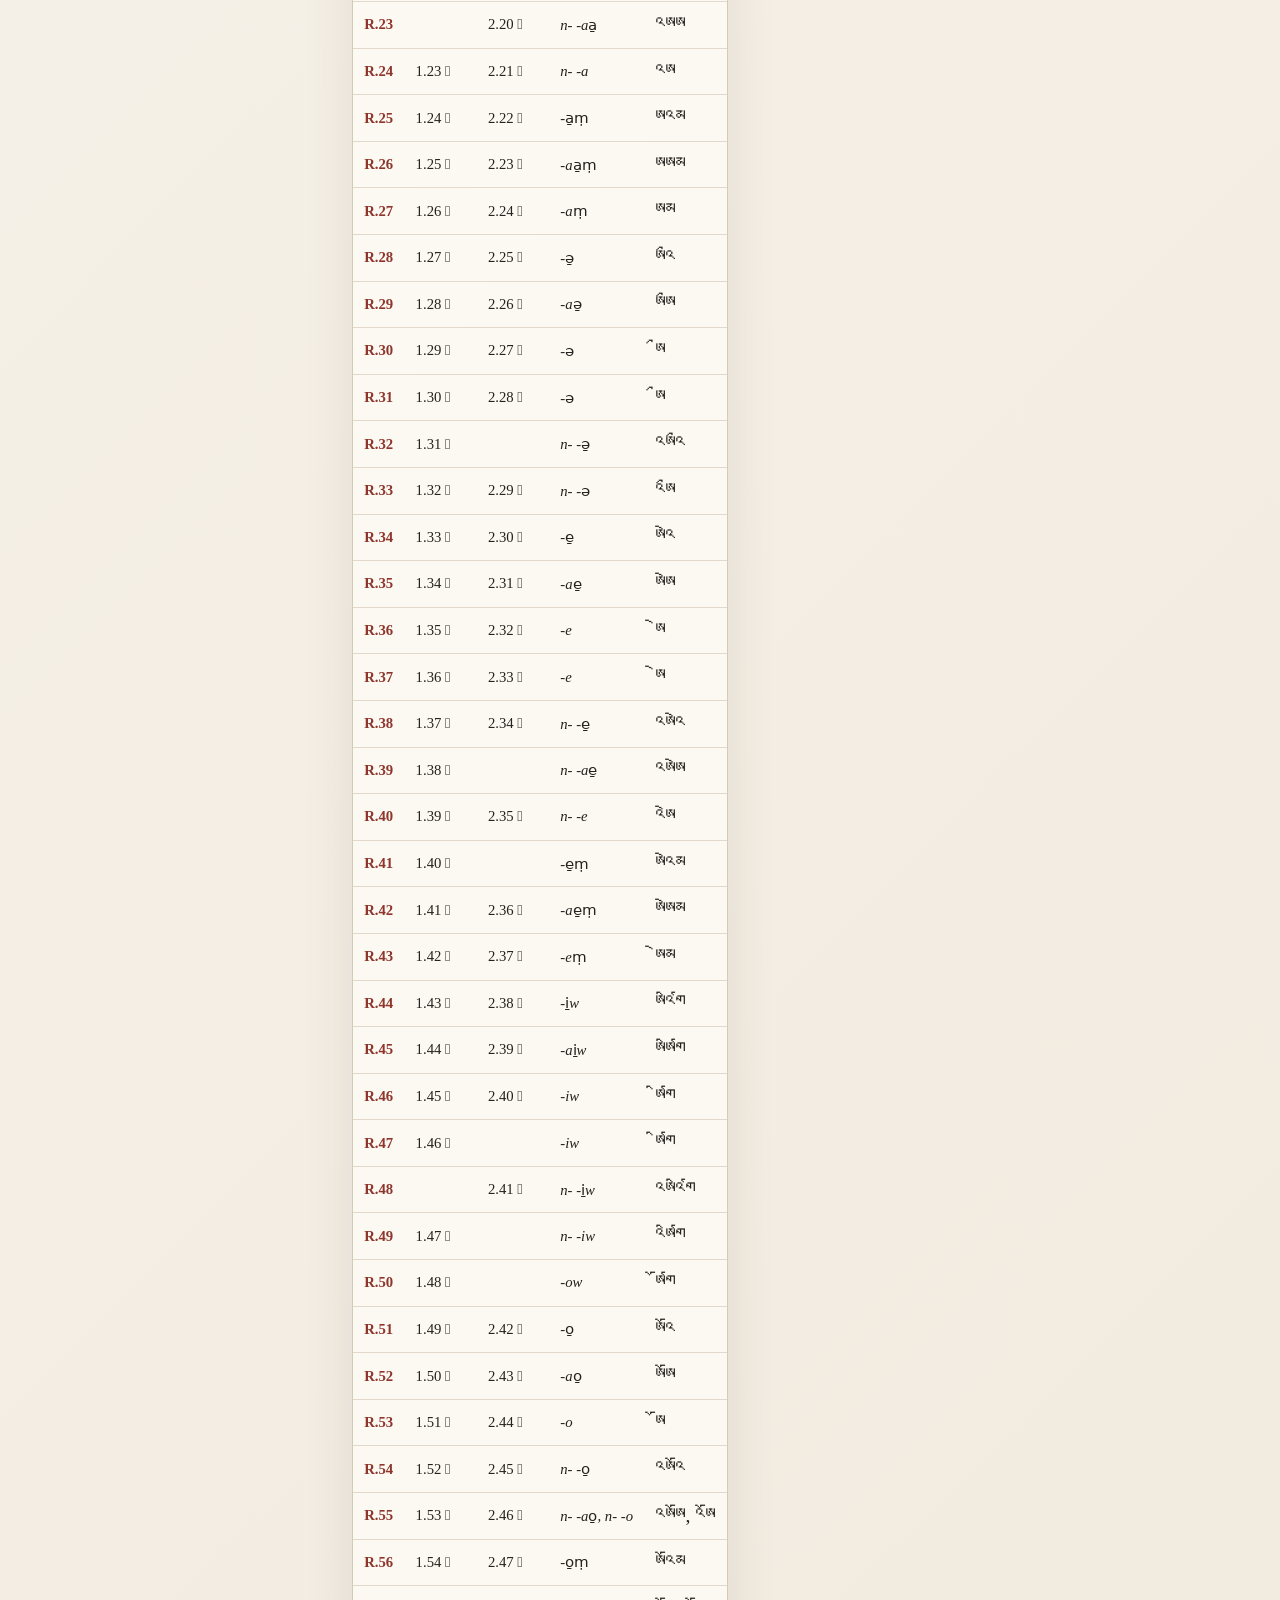
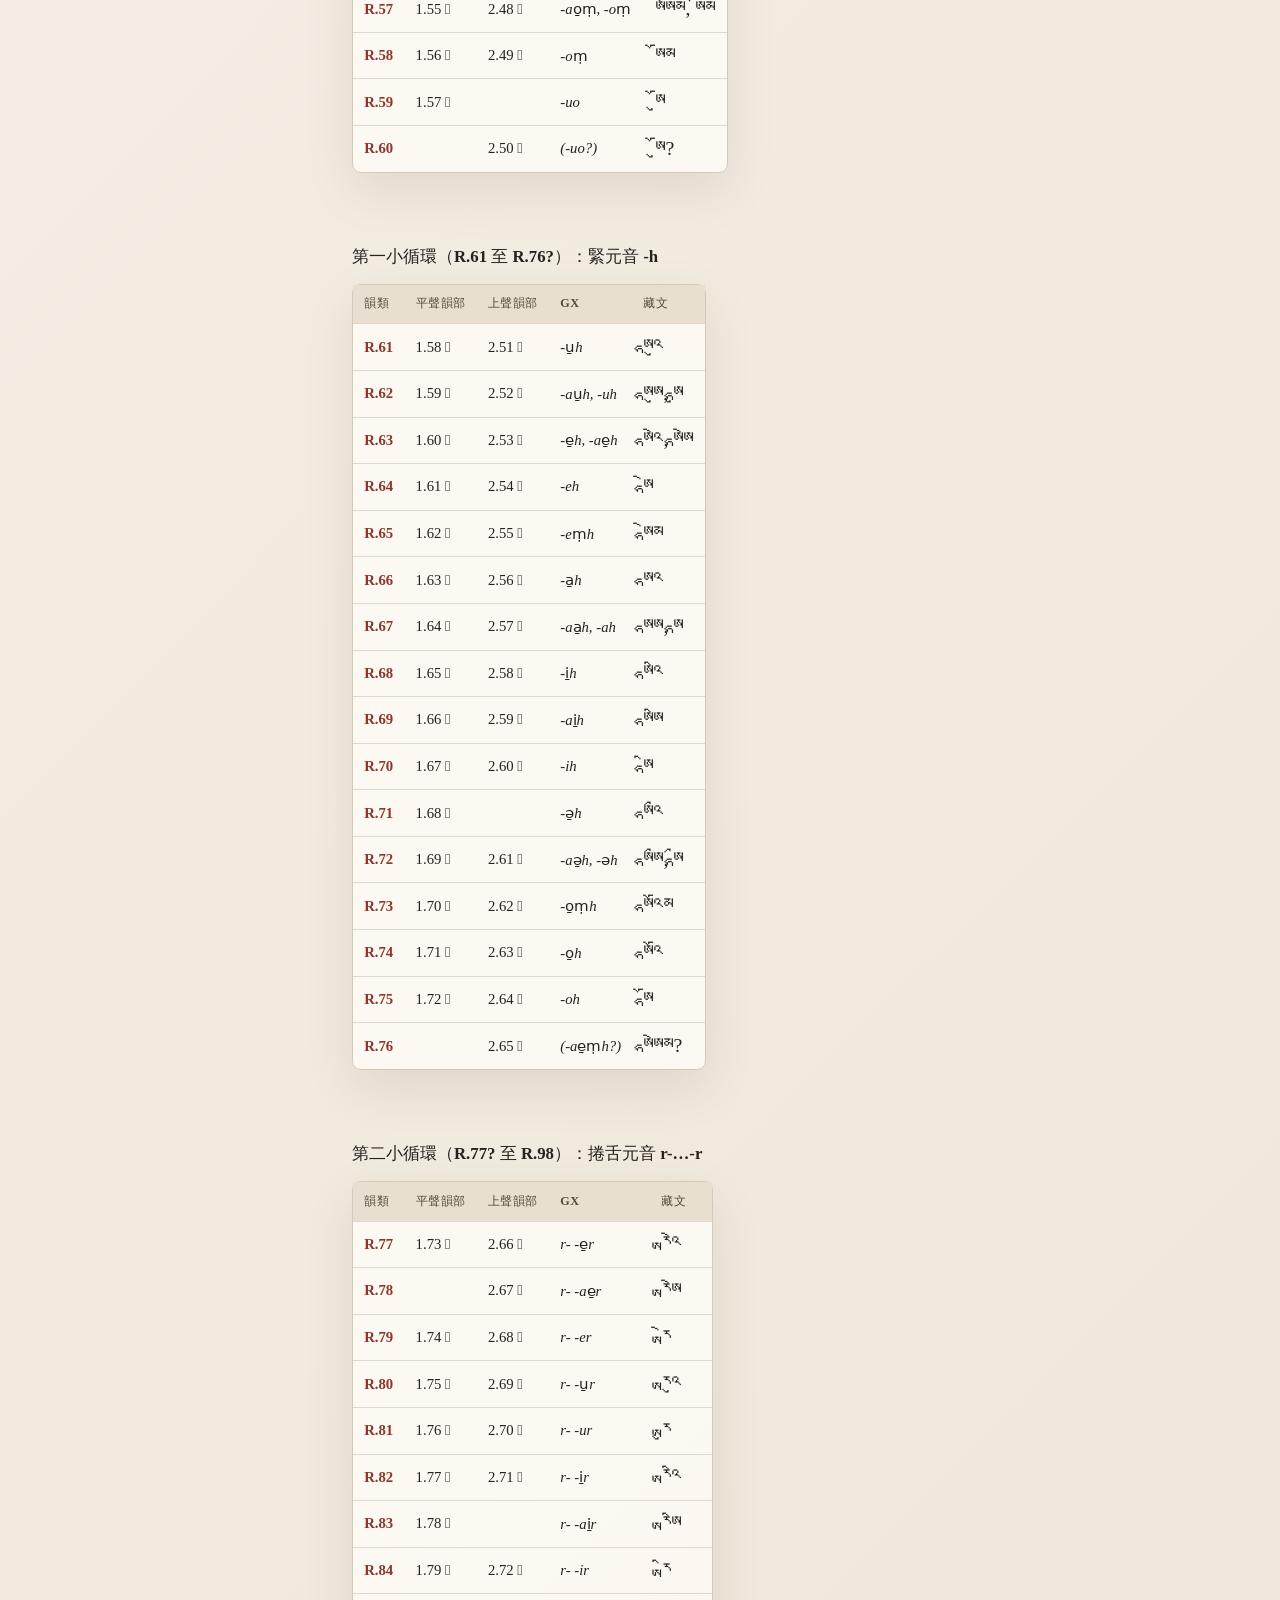
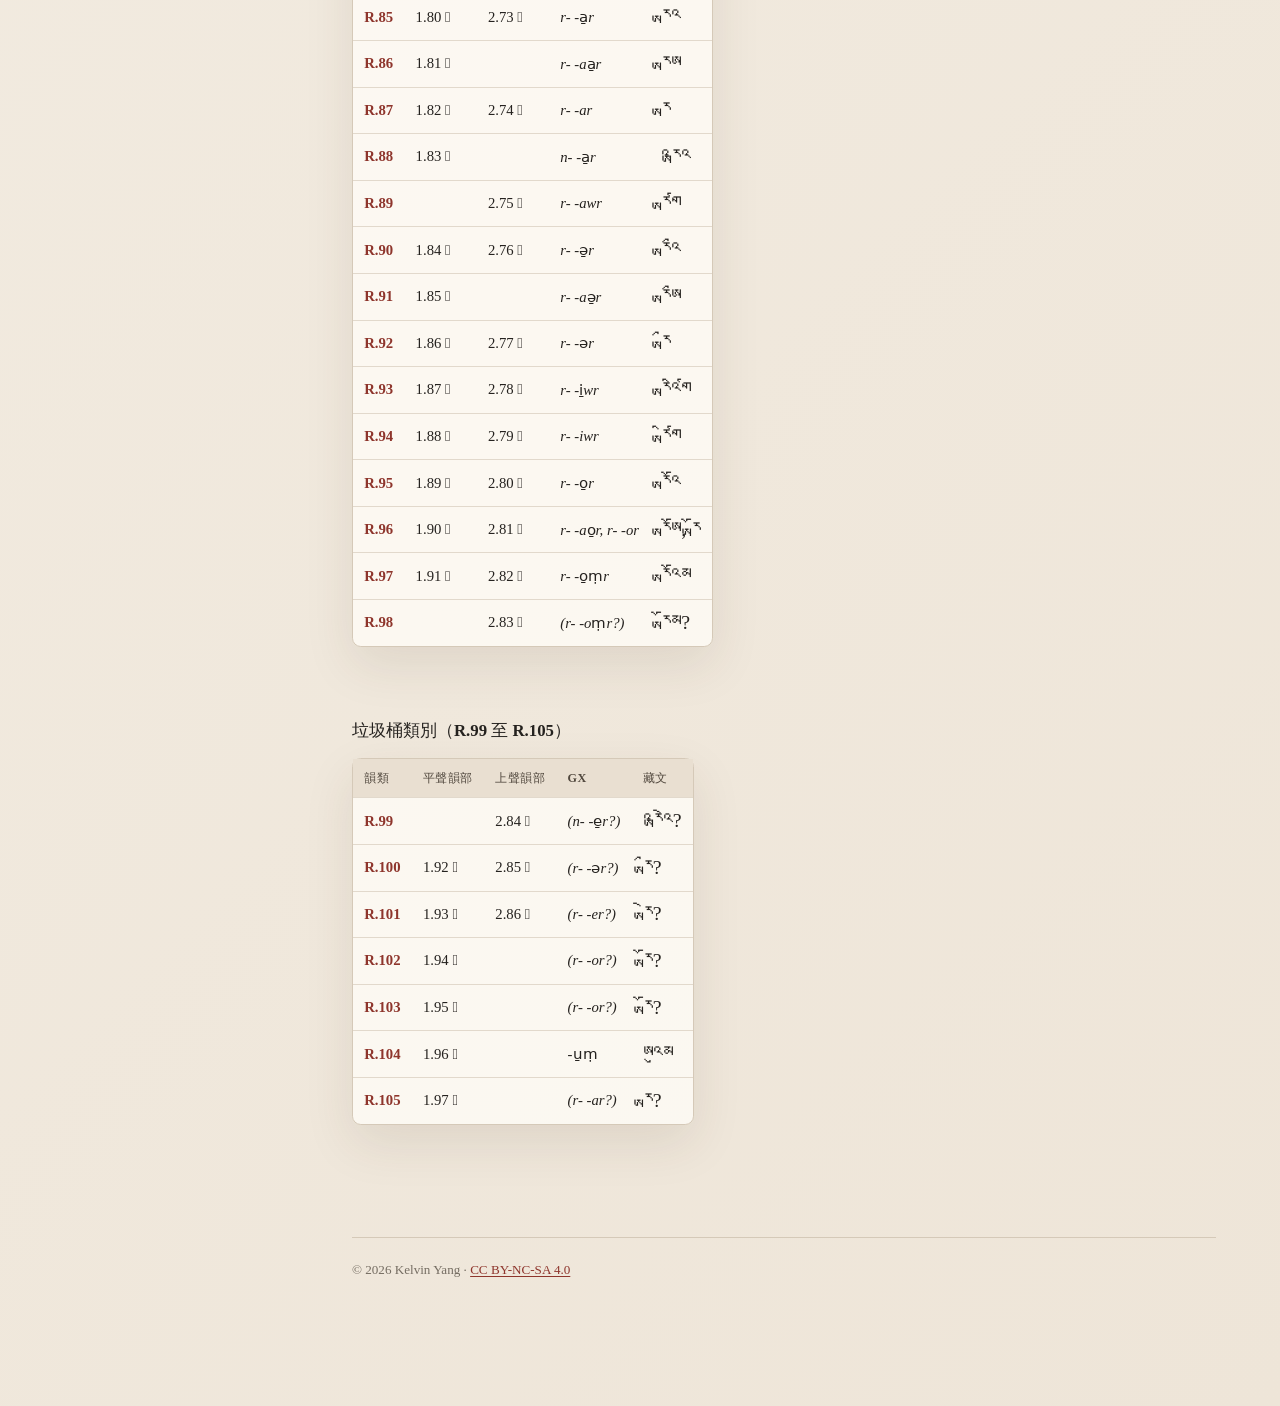
<file: html/index.html>
<!doctype html>
<html lang="zh-Hant">
<head>
  <meta charset="utf-8">
  <meta name="viewport" content="width=device-width, initial-scale=1">
  <meta name="description" content="以藏文拼寫党項語的轉寫方案，基於龔勳擬音。">
  <link rel="license" href="https://creativecommons.org/licenses/by-nc-sa/4.0/">
  <title>党項語藏文轉寫方案</title>
  <style>
    :root {
      --paper: #f5f0e7;
      --paper-deep: #e9e0d1;
      --ink: #25221f;
      --muted: #756d62;
      --line: #d5c9b8;
      --accent: #8e352c;
      --accent-soft: #ead5cf;
      --panel: rgba(255, 253, 248, .78);
      --shadow: 0 18px 50px rgba(67, 50, 33, .10);
      font-family: "Libertinus Serif", "Noto Serif CJK TC", "Noto Serif TC", "Songti TC", serif;
      color: var(--ink);
      background: var(--paper);
      font-synthesis: none;
    }
    * { box-sizing: border-box; }
    html { scroll-behavior: smooth; }
    body { margin: 0; background: linear-gradient(135deg, #f8f4ed 0, var(--paper) 45%, #eee5d8 100%); }
    a { color: var(--accent); text-underline-offset: .18em; }
    .layout { display: grid; grid-template-columns: 18rem minmax(0, 1fr); min-height: 100vh; }
    .rail {
      position: sticky; top: 0; height: 100vh; padding: 2.4rem 1.7rem;
      border-right: 1px solid var(--line); background: rgba(242, 235, 224, .86);
      backdrop-filter: blur(14px); overflow-y: auto;
    }
    .seal { display: grid; place-items: center; width: 3.2rem; height: 3.2rem; margin-bottom: 1.3rem;
      color: #fff; background: var(--accent); border-radius: .35rem; font-size: 1.35rem; letter-spacing: .08em; }
    .rail-title { margin: 0 0 .35rem; font-size: .95rem; line-height: 1.45; }
    .rail-meta { margin: 0 0 2rem; color: var(--muted); font-size: .8rem; }
    nav a { display: block; padding: .38rem 0; color: var(--muted); text-decoration: none; font-size: .9rem; }
    nav a:hover { color: var(--accent); transform: translateX(.15rem); }
    nav .sub { padding-left: .9rem; font-size: .82rem; }
    .rail-foot { margin-top: 2rem; padding-top: 1rem; border-top: 1px solid var(--line); font-size: .78rem; color: var(--muted); }
    main { justify-self: center; width: min(100%, 84rem); padding: 4.5rem clamp(2.5rem, 5vw, 5.5rem) 8rem; }
    .hero { min-height: 46vh; display: flex; flex-direction: column; justify-content: center; padding-bottom: 3rem; }
    .eyebrow { margin: 0 0 1rem; color: var(--accent); font-size: .78rem; font-weight: 700; letter-spacing: .18em; text-transform: uppercase; }
    h1 { max-width: 14em; margin: 0; font-size: clamp(2.25rem, 4vw, 3.4rem); font-weight: 650; line-height: 1.12; letter-spacing: -.025em; }
    .lead { max-width: 48rem; margin: 2rem 0 0; font-size: clamp(1.05rem, 1.8vw, 1.35rem); line-height: 1.9; color: #514b43; }
    .hero-meta { display: flex; gap: 1rem; margin-top: 2rem; color: var(--muted); font-size: .85rem; }
    section { scroll-margin-top: 1.5rem; margin-top: 4.5rem; }
    .section-head { display: flex; align-items: baseline; gap: 1rem; margin-bottom: 1.5rem; border-bottom: 1px solid var(--line); }
    .section-no { color: var(--accent); font: italic 1rem "Libertinus Serif", serif; }
    h2 { margin: 0 0 .7rem; font-size: clamp(1.5rem, 2.2vw, 2rem); font-weight: 600; letter-spacing: -.015em; }
    h3 { margin: 2.6rem 0 1rem; font-size: 1.05rem; font-weight: 600; }
    .note { max-width: 58rem; margin: 1.4rem 0; padding: 1rem 1.2rem; border-left: 3px solid var(--accent); background: var(--accent-soft); line-height: 1.8; }
    .table-wrap { width: fit-content; max-width: 100%; margin: 1rem 0 2rem; border: 1px solid var(--line); border-radius: .55rem; background: var(--panel); box-shadow: var(--shadow); }
    table { width: auto; max-width: 100%; border-collapse: collapse; font-size: .92rem; font-variant-numeric: tabular-nums; }
    th, td { padding: .68rem .7rem; border-bottom: 1px solid #e2d9cc; text-align: left; }
    thead th { position: sticky; top: 0; z-index: 1; background: #e9dfd1; color: #51483e; font-size: .76rem; letter-spacing: .04em; }
    tbody tr:last-child td { border-bottom: 0; }
    tbody tr:hover { background: rgba(142, 53, 44, .055); }
    .phonetic { font-family: "Libertinus Serif", "Charis SIL", serif; font-style: italic; }
    .tibetan { font-family: "Noto Serif Tibetan", "Microsoft Himalaya", serif; font-size: 1.35em; line-height: 1.2; }
    .tangut { font-family: "Noto Serif Tangut", "Tangut N4694", serif; font-size: 1.45em; }
    .matrix td.phonetic { color: var(--ink); }
    .matrix td.tibetan { color: var(--accent); }
    .matrix { table-layout: auto; font-size: .86rem; }
    .matrix th, .matrix td { padding-left: .42rem; padding-right: .42rem; }
    .matrix td:empty { background: rgba(0,0,0,.018); }
    .compact { width: fit-content; min-width: 0; }
    .cards { display: grid; grid-template-columns: repeat(auto-fit, minmax(10rem, 1fr)); gap: .8rem; }
    .word-card { padding: 1.1rem; border: 1px solid var(--line); border-radius: .55rem; background: var(--panel); box-shadow: 0 8px 24px rgba(67,50,33,.06); }
    .word-card .tangut { display: block; margin-bottom: .75rem; font-size: 2.4rem; }
    .word-card dl { display: grid; grid-template-columns: 2.3rem 1fr; gap: .3rem .5rem; margin: 0; }
    .word-card dt { color: var(--muted); font-size: .72rem; }
    .word-card dd { margin: 0; }
    .filter { display: flex; align-items: center; gap: .7rem; margin: 1.5rem 0; }
    .filter input { width: min(100%, 28rem); padding: .75rem .9rem; border: 1px solid var(--line); border-radius: .4rem;
      color: var(--ink); background: #fffcf7; font: inherit; outline: none; }
    .filter input:focus { border-color: var(--accent); box-shadow: 0 0 0 3px var(--accent-soft); }
    .count { color: var(--muted); font-size: .8rem; white-space: nowrap; }
    .rhyme-table td:first-child { color: var(--accent); font-weight: 650; }
    .rhyme-table td:nth-child(2), .rhyme-table td:nth-child(3) { font-family: "Noto Serif Tangut", serif; }
    .rhyme-table td:nth-child(-n+3) { white-space: nowrap; }
    footer { margin-top: 7rem; padding-top: 1.5rem; border-top: 1px solid var(--line); color: var(--muted); font-size: .82rem; }
    @media (max-width: 850px) {
      .layout { display: block; }
      .rail { position: relative; width: 100%; height: auto; padding: 1.2rem; border-right: 0; border-bottom: 1px solid var(--line); }
      .seal, .rail-meta, .rail-foot { display: none; }
      .rail-title { margin-bottom: .7rem; }
      nav { display: flex; gap: .8rem; overflow-x: auto; padding-bottom: .2rem; }
      nav a { flex: 0 0 auto; padding: .25rem 0; }
      nav .sub { display: none; }
      main { padding: 2.5rem 1.5rem 6rem; }
      .hero { min-height: 50vh; }
      table { font-size: .82rem; }
      th, td { padding: .52rem .38rem; }
      .matrix { font-size: .74rem; }
      .matrix th, .matrix td { padding-left: .18rem; padding-right: .18rem; }
      .tibetan { font-size: 1.18em; }
    }
    @media (max-width: 560px) {
      h1 { font-size: 2.4rem; }
      th, td { padding: .6rem .65rem; }
      .hero-meta { display: block; }
      .hero-meta span { display: block; margin-top: .3rem; }
    }
    @media print {
      .rail, .filter { display: none; }
      .layout { display: block; }
      main { width: 100%; padding: 0; }
      body { background: #fff; }
      .hero { min-height: auto; }
      .table-wrap, .word-card { box-shadow: none; break-inside: avoid; }
      thead th { position: static; }
    }
  </style>
</head>
<body>
  <div class="layout">
    <aside class="rail">
      <div class="seal" aria-hidden="true">党項</div>
      <p class="rail-title">党項語藏文轉寫方案</p>
      <p class="rail-meta">Kelvin Yang · 2026年8月</p>
      <nav aria-label="章節導航">
        <a href="#initials">聲母</a><a href="#vowels">元音</a><a href="#marks">標記與聲調</a>
        <a href="#segments">音段成分</a><a href="#tests">拼寫測試</a><a href="#rhymes">韻類總表</a>
        <a class="sub" href="#cycle-main">大循環 R.1–R.60</a>
        <a class="sub" href="#cycle-tight">緊元音 R.61–R.76</a>
        <a class="sub" href="#cycle-retroflex">捲舌元音 R.77–R.98</a>
        <a class="sub" href="#cycle-misc">其他 R.99–R.105</a>
      </nav>
      <p class="rail-foot">本方案以娛樂爲主。<br><a href="../党項語藏文轉寫方案.pdf">下載 PDF 版本</a></p>
    </aside>

    <main>
      <header class="hero">
        <p class="eyebrow">Tangut · Tibetan transcription</p>
        <h1>党項語<br>藏文轉寫方案</h1>
        <p class="lead">以藏文拼寫党項語之方案，以<a href="https://semakosa.github.io/tangut-pronunciation-db/docs/GX202411-zh.html">龔勳擬音</a>爲基礎，務求簡潔、自然。本方案以娛樂爲主。</p>
        <div class="hero-meta"><span>Kelvin Yang</span><span>2026年8月</span></div>
      </header>

      <section id="initials">
        <div class="section-head"><span class="section-no">01</span><h2>聲母</h2></div>
        <div class="table-wrap"><table class="matrix" id="initial-table"></table></div>
        <p class="note">本方案不區分 <span class="phonetic">tś</span>/<span class="phonetic">tṣ</span> 組的聲母和 <span class="phonetic">k</span>/<span class="phonetic">q</span> 組的聲母；後者爲以小舌化爲條件的音位變體，可通過韻母的等第區分。</p>
      </section>

      <section id="vowels">
        <div class="section-head"><span class="section-no">02</span><h2>元音</h2></div>
        <div class="table-wrap"><table class="matrix" id="vowel-table"></table></div>
      </section>

      <section id="marks">
        <div class="section-head"><span class="section-no">03</span><h2>體系外標記與聲調</h2></div>
        <div class="table-wrap compact"><table><thead><tr><th>GX</th><th>藏文</th><th>類別</th></tr></thead><tbody>
          <tr><td class="phonetic">?</td><td>後加?</td><td>聲調存疑</td></tr>
          <tr><td class="phonetic">¹</td><td>無記號</td><td>平聲</td></tr>
          <tr><td class="phonetic">²</td><td>後加<span class="tibetan">ས</span></td><td>上聲</td></tr>
        </tbody></table></div>
      </section>

      <section id="segments">
        <div class="section-head"><span class="section-no">04</span><h2>音段與超音段成分</h2></div>
        <h3>音段性成分</h3>
        <div class="table-wrap compact"><table><thead><tr><th>GX</th><th>藏文</th><th>類別</th></tr></thead><tbody>
          <tr><td class="phonetic">n-, m-, ŋ-</td><td>前加<span class="tibetan">འ</span></td><td>鼻冠音</td></tr>
          <tr><td class="phonetic">-w-</td><td>下加<span class="tibetan">ཝ</span></td><td>合口介音</td></tr>
          <tr><td class="phonetic">-a-</td><td class="tibetan">ཨ</td><td>二等介音</td></tr>
          <tr><td class="phonetic">-y-</td><td>下加<span class="tibetan">ཡ</span></td><td>細音介音</td></tr>
          <tr><td class="phonetic">-w</td><td>後加<span class="tibetan">ག༹</span></td><td>軟齶韻尾</td></tr>
          <tr><td class="phonetic">-ṃ</td><td>後加<span class="tibetan">མ</span></td><td>鼻音韻尾</td></tr>
        </tbody></table></div>
        <h3>全音節超音段性成分</h3>
        <div class="table-wrap compact"><table><thead><tr><th>GX</th><th>藏文</th><th>類別</th></tr></thead><tbody>
          <tr><td class="phonetic">-h</td><td>下加<span class="tibetan">ཧ</span></td><td>緊元音</td></tr>
          <tr><td class="phonetic">r-…-r</td><td>上加<span class="tibetan">ར</span></td><td>捲舌元音</td></tr>
        </tbody></table></div>
      </section>

      <section id="tests">
        <div class="section-head"><span class="section-no">05</span><h2>拼寫測試</h2></div>
        <h3>單字測試</h3><div class="cards" id="word-cards"></div>
        <h3>整句測試</h3>
        <div class="table-wrap"><table id="sentence-table"><thead><tr><th>西夏文</th><th>GX</th><th>藏文</th></tr></thead><tbody></tbody></table></div>
      </section>

      <section id="rhymes">
        <div class="section-head"><span class="section-no">06</span><h2>韻類總表</h2></div>
        <div class="filter"><label for="rhyme-filter">篩選</label><input id="rhyme-filter" type="search" placeholder="輸入 R. 編號、GX、藏文或西夏字…"><span class="count" id="rhyme-count"></span></div>
        <div id="rhyme-groups"></div>
      </section>

      <footer>© 2026 Kelvin Yang · <a rel="license" href="https://creativecommons.org/licenses/by-nc-sa/4.0/deed.zh-hant">CC BY-NC-SA 4.0</a></footer>
    </main>
  </div>

  <script>
    const initials = {
      groups: ["唇音", "舌尖前", "舌尖中", "舌面", "舌尖後", "舌根", "小舌", "喉音"],
      rows: [
        [["p","པ"],["t","ཏ"],["ts","ཙ"],["tś","ཅ"],["tṣ","(ཅ)"],["k","ཀ"],["q","(ཀ)"],["Ø","ཨ"]],
        [["ph","ཕ"],["th","ཐ"],["tsh","ཚ"],["tśh","ཆ"],["tṣh","(ཆ)"],["kh","ཁ"],["qh","(ཁ)"],["",""]],
        [["b","བ"],["d","ད"],["dz","ཛ"],["dź","ཇ"],["dẓ","(ཇ)"],["g","ག"],["ġ","(ག)"],["",""]],
        [["f","ཕ༹"],["lh","ཐ༹"],["s","ས"],["ś","ཤ"],["ṣ","(ཤ)"],["h","ཧ"],["h","ཧ"],["",""]],
        [["",""] ,["ll","ད༹"],["z","ཟ"],["ź","ཞ"],["ẓ","(ཞ)"],["gh","ག༹"],["ġh","(ག༹)"],["",""]],
        [["v","ཝ"],["l","ལ"],["",""] ,["y","ཡ"],["r","ར"],["",""] ,["",""] ,["w","ཧྭ"]],
        [["m","མ"],["n","ན"],["",""] ,["",""] ,["ṇ","ཎ"],["",""] ,["ŋ","ང"],["",""]]
      ]
    };
    const vowels = {
      groups: ["等第", "a", "e", "i", "o", "u", "ə"],
      rows: [
        ["三等",["a","ཨ"],["e","ཨེ"],["i","ཨི"],["o","ཨོ"],["u","ཨུ"],["ə","ཨྀ"]],
        ["一等",["a̱","ཨའ"],["e̱","ཨའེ"],["i̱","ཨའི"],["o̱","ཨའོ"],["u̱","ཨའུ"],["ə̱","ཨའྀ"]],
        ["二等",["aa̱","ཨཨ"],["ae̱","ཨཨེ"],["ai̱","ཨཨི"],["ao̱","ཨཨོ"],["au̱","ཨཨུ"],["aə̱","ཨཨྀ"]]
      ]
    };
    const words = [
      ["𗗔","nye¹","ནྱེ"],["𗨁","phu²","ཕུས"],["𘝦","dźə?","ཇྀ?"],["𗒱","świ¹","ཤྭི"],
      ["𗞽","baa̱¹","བཨ"],["𗵆","śeṃ¹","ཤེམ"],["𘈩","li̱w¹","ལའིག༹"],["𗉝","śih²","ཤྷིས"],
      ["𗞠","hae̱ṃ²","ཧཨེམས"],["𗙏","ġhai̱h²","གྷ༹ཨིས"],["𗄑","rŋo̱ṃr²","རྔའོམས"],
      ["𗀖","llo̱ṃh²","དྷ༹འོམས"],["𗵌","rġhwe̱r²","རྒྭ༹འེས"]
    ];
    const sentences = [
      ["𗹦𗼻𗯨𗐯𗂥，","mə̱¹ lləh² rur¹ qae̱h² ne²,","མའྀ་དྷྀ༹ས་རྸུ་ཀྷཨེས་ནེས།"],
      ["𗾔𗼑𗉘𘝨𗜓。","bi̱² lhih² tśhə¹ zoh² śa².","བའིས་ཐྷི༹ས་ཆྀ་ཟྷོས་ཤས།།"],
      ["𗭼𗤼𗂈𗼛𘚢，","swi̱w¹ na̱¹ ẓaə̱h¹ rtṣai̱r¹ dẓae̱²,","སྭའིག༹་ནའ་ཞྷཨྀ་རྕཨི་ཇཨེས།"],
      ["𗉅𗎒𗨁𗤢𗖠。","tsa¹ da̱h² phu² bi² ŋwe̱².","ཙ་དྷའས་ཕུས་བིས་ངྭའེས།།"]
    ];
    const rhymeGroups = [
      { id:"cycle-main", title:"大循環（R.1 至 R.60）", rows:`
R.1|1.01 𘁨|2.01 𗾴|-u̱|ཨའུ
R.2|1.02 𘜲|2.02 𗲺|-u|ཨུ
R.3|1.03 𗔠|2.03 𘆶|-u|ཨུ
R.4|1.04 𘙼|2.04 𘓩|-u̱|ཨའུ
R.5|1.05 𘃠|2.05 𗷪|n- -u̱|འཨའུ
R.6|1.06 𗃴||n- -au̱|འཨཨུ
R.7|1.07 𗴢|2.06 𗩈|n- -u|འཨུ
R.8|1.08 𗬃|2.07 𗙐|-i̱|ཨའི
R.9|1.09 𗠭|2.08 𗎃|-ai̱|ཨཨི
R.10|1.10 𗚋|2.09 𗄐|-i|ཨི
R.11|1.11 𗣣|2.10 𘒇|-i|ཨི
R.12|1.12 𗛁|2.11 𗵿|n- -i̱|འཨའི
R.13|1.13 𘎛||n- -ai̱|འཨཨི
R.14|1.14 𗮦|2.12 𘏗|n- -i|འཨི
R.15|1.15 𗗆|2.13 𗖗|-i̱ṃ|ཨའིམ
R.16|1.16 𗑃||-iṃ|ཨིམ
R.17|1.17 𗊡|2.14 𗊺|-a̱|ཨའ
R.18|1.18 𗉺|2.15 𗺩|-aa̱|ཨཨ
R.19|1.19 𗰭|2.16 𗜓|-a|ཨ
R.20|1.20 𘅄|2.17 𗾥|-a|ཨ
R.21|1.21 𘄢|2.18 𘏧|-aw|ཨག༹
R.22|1.22 𗴡|2.19 𘆕|n- -a̱|འཨའ
R.23||2.20 𗫬|n- -aa̱|འཨཨ
R.24|1.23 𗫴|2.21 𘜴|n- -a|འཨ
R.25|1.24 𘂦|2.22 𘟑|-a̱ṃ|ཨའམ
R.26|1.25 𘅻|2.23 𗹺|-aa̱ṃ|ཨཨམ
R.27|1.26 𘓾|2.24 𗶕|-aṃ|ཨམ
R.28|1.27 𗢁|2.25 𗍉|-ə̱|ཨའྀ
R.29|1.28 𗙌|2.26 𗞨|-aə̱|ཨཨྀ
R.30|1.29 𘎻|2.27 𗶽|-ə|ཨྀ
R.31|1.30 𗝚|2.28 𗸹|-ə|ཨྀ
R.32|1.31 𘚾||n- -ə̱|འཨའྀ
R.33|1.32 𘃔|2.29 𗠸|n- -ə|འཨྀ
R.34|1.33 𗃰|2.30 𗨾|-e̱|ཨའེ
R.35|1.34 𗷘|2.31 𗷛|-ae̱|ཨཨེ
R.36|1.35 𘟅|2.32 𗜙|-e|ཨེ
R.37|1.36 𘒋|2.33 𗆎|-e|ཨེ
R.38|1.37 𘈧|2.34 𗥉|n- -e̱|འཨའེ
R.39|1.38 𘘅||n- -ae̱|འཨཨེ
R.40|1.39 𘅡|2.35 𗾫|n- -e|འཨེ
R.41|1.40 𗣫||-e̱ṃ|ཨའེམ
R.42|1.41 𘐝|2.36 𗨆|-ae̱ṃ|ཨཨེམ
R.43|1.42 𗵆|2.37 𗼃|-eṃ|ཨེམ
R.44|1.43 𗺹|2.38 𗬦|-i̱w|ཨའིག༹
R.45|1.44 𗶥|2.39 𗉡|-ai̱w|ཨཨིག༹
R.46|1.45 𘝖|2.40 𗺶|-iw|ཨིག༹
R.47|1.46 𗪲||-iw|ཨིག༹
R.48||2.41 𗅢|n- -i̱w|འཨའིག༹
R.49|1.47 𘞘||n- -iw|འཨིག༹
R.50|1.48 𗄈||-ow|ཨོག༹
R.51|1.49 𘀁|2.42 𗟌|-o̱|ཨའོ
R.52|1.50 𗆉|2.43 𘋘|-ao̱|ཨཨོ
R.53|1.51 𗔆|2.44 𗚂|-o|ཨོ
R.54|1.52 𗫕|2.45 𘉼|n- -o̱|འཨའོ
R.55|1.53 𗠟|2.46 𘘁|n- -ao̱, n- -o|འཨཨོ, འཨོ
R.56|1.54 𘙾|2.47 𗫫|-o̱ṃ|ཨའོམ
R.57|1.55 𘙠|2.48 𗽕|-ao̱ṃ, -oṃ|ཨཨོམ, ཨོམ
R.58|1.56 𗭴|2.49 𗭃|-oṃ|ཨོམ
R.59|1.57 𘉐||-uo|ཨོུ
R.60||2.50 𗷢|(-uo?)|ཨོུ?`},
      { id:"cycle-tight", title:"第一小循環（R.61 至 R.76?）：緊元音 -h", rows:`
R.61|1.58 𗚽|2.51 𗏒|-u̱h|ཨྷའུ
R.62|1.59 𗤧|2.52 𘞏|-au̱h, -uh|ཨྷཨུ, ཨྷུ
R.63|1.60 𗧎|2.53 𗐯|-e̱h, -ae̱h|ཨྷའེ, ཨྷཨེ
R.64|1.61 𗖞|2.54 𗿩|-eh|ཨྷེ
R.65|1.62 𗝾|2.55 𗅲|-eṃh|ཨྷེམ
R.66|1.63 𘟫|2.56 𗰗|-a̱h|ཨྷའ
R.67|1.64 𗕹|2.57 𘐓|-aa̱h, -ah|ཨྷཨ, ཨྷ
R.68|1.65 𗄩|2.58 𗇠|-i̱h|ཨྷའི
R.69|1.66 𗉁|2.59 𗙑|-ai̱h|ཨྷཨི
R.70|1.67 𗳃|2.60 𗒣|-ih|ཨྷི
R.71|1.68 𗨹||-ə̱h|ཨྷའྀ
R.72|1.69 𗥇|2.61 𗲸|-aə̱h, -əh|ཨྷཨྀ, ཨྷྀ
R.73|1.70 𘔸|2.62 𗥏|-o̱ṃh|ཨྷའོམ
R.74|1.71 𗶪|2.63 𘒵|-o̱h|ཨྷའོ
R.75|1.72 𗅼|2.64 𘈎|-oh|ཨྷོ
R.76||2.65 𗽌|(-ae̱ṃh?)|ཨྷཨེམ?`},
      { id:"cycle-retroflex", title:"第二小循環（R.77? 至 R.98）：捲舌元音 r-…-r", rows:`
R.77|1.73 𗯿|2.66 𗯬|r- -e̱r|རྸའེ
R.78||2.67 𘌀|r- -ae̱r|རྸཨེ
R.79|1.74 𗙨|2.68 𗳭|r- -er|རྸེ
R.80|1.75 𗌈|2.69 𗎑|r- -u̱r|རྸའུ
R.81|1.76 𗋿|2.70 𗌏|r- -ur|རྸུ
R.82|1.77 𗨈|2.71 𗄛|r- -i̱r|རྸའི
R.83|1.78 𗈮||r- -ai̱r|རྸཨི
R.84|1.79 𗟶|2.72 𘊝|r- -ir|རྸི
R.85|1.80 𗴐|2.73 𗐔|r- -a̱r|རྸའ
R.86|1.81 𗉾||r- -aa̱r|རྸཨ
R.87|1.82 𗸪|2.74 𗔻|r- -ar|རྸ
R.88|1.83 𗧵||n- -a̱r|འརྸའ
R.89||2.75 𗡗|r- -awr|རྸག༹
R.90|1.84 𗙅|2.76 𘟐|r- -ə̱r|རྸའྀ
R.91|1.85 𗱘||r- -aə̱r|རྸཨྀ
R.92|1.86 𗲆|2.77 𗬼|r- -ər|རྸྀ
R.93|1.87 𗨎|2.78 𘜔|r- -i̱wr|རྸའིག༹
R.94|1.88 𗖬|2.79 𘞫|r- -iwr|རྸིག༹
R.95|1.89 𘈆|2.80 𘏴|r- -o̱r|རྸའོ
R.96|1.90 𗑑|2.81 𗟽|r- -ao̱r, r- -or|རྸཨོ, རྸོ
R.97|1.91 𗔶|2.82 𗡹|r- -o̱ṃr|རྸའོམ
R.98||2.83 𘊈|(r- -oṃr?)|རྸོམ?`},
      { id:"cycle-misc", title:"垃圾桶類別（R.99 至 R.105）", rows:`
R.99||2.84 𗁌|(n- -e̱r?)|འརྸའེ?
R.100|1.92 𗂴|2.85 𗉕|(r- -ər?)|རྸྀ?
R.101|1.93 𗹙|2.86 𗎫|(r- -er?)|རྸེ?
R.102|1.94 𗂌||(r- -or?)|རྸོ?
R.103|1.95 𗌜||(r- -or?)|རྸོ?
R.104|1.96 𗜰||-u̱ṃ|ཨའུམ
R.105|1.97 𗇜||(r- -ar?)|རྸ?`}
    ];

    const el = (tag, className, text) => {
      const node = document.createElement(tag);
      if (className) node.className = className;
      if (text !== undefined) node.textContent = text;
      return node;
    };
    function renderInitials() {
      const table = document.querySelector('#initial-table');
      const head = el('thead'); const hr = el('tr');
      initials.groups.forEach(g => { const th = el('th', '', g); th.colSpan = 2; hr.append(th); });
      head.append(hr); table.append(head); const body = el('tbody');
      initials.rows.forEach(row => { const tr = el('tr'); row.forEach(pair => {
        tr.append(el('td', 'phonetic', pair[0]), el('td', 'tibetan', pair[1]));
      }); body.append(tr); }); table.append(body);
    }
    function renderVowels() {
      const table = document.querySelector('#vowel-table'); const head = el('thead'); const hr = el('tr');
      vowels.groups.forEach((g,i) => { const th=el('th','',g); th.colSpan=i?2:1; hr.append(th); }); head.append(hr); table.append(head);
      const body=el('tbody'); vowels.rows.forEach(row => { const tr=el('tr'); tr.append(el('td','',row[0]));
        row.slice(1).forEach(pair => tr.append(el('td','phonetic',pair[0]),el('td','tibetan',pair[1]))); body.append(tr); }); table.append(body);
    }
    function renderTests() {
      const cards=document.querySelector('#word-cards'); words.forEach(([tx,gx,bo]) => {
        const card=el('article','word-card'); card.append(el('span','tangut',tx)); const dl=el('dl');
        dl.append(el('dt','', 'GX'),el('dd','phonetic',gx),el('dt','', '藏文'),el('dd','tibetan',bo)); card.append(dl); cards.append(card);
      });
      const body=document.querySelector('#sentence-table tbody'); sentences.forEach(([tx,gx,bo]) => {
        const tr=el('tr'); tr.append(el('td','tangut',tx),el('td','phonetic',gx),el('td','tibetan',bo)); body.append(tr);
      });
    }
    function parsedRows(group) { return group.rows.trim().split('\n').map(line => line.split('|')); }
    function renderRhymes(query='') {
      const host=document.querySelector('#rhyme-groups'); host.replaceChildren(); let shown=0;
      rhymeGroups.forEach(group => {
        const rows=parsedRows(group).filter(row => row.join(' ').toLocaleLowerCase().includes(query));
        if (!rows.length) return; shown += rows.length;
        const section=el('section'); section.id=group.id; section.append(el('h3','',group.title));
        const wrap=el('div','table-wrap'); const table=el('table','rhyme-table');
        const head=el('thead'); const hr=el('tr'); ['韻類','平聲韻部','上聲韻部','GX','藏文'].forEach(x=>hr.append(el('th','',x))); head.append(hr); table.append(head);
        const body=el('tbody'); rows.forEach(row => { const tr=el('tr'); row.forEach((value,i)=>tr.append(el('td',i===3?'phonetic':i===4?'tibetan':'',value))); body.append(tr); });
        table.append(body); wrap.append(table); section.append(wrap); host.append(section);
      });
      document.querySelector('#rhyme-count').textContent=`${shown} / 105`;
    }
    renderInitials(); renderVowels(); renderTests(); renderRhymes();
    document.querySelector('#rhyme-filter').addEventListener('input', event => renderRhymes(event.target.value.trim().toLocaleLowerCase()));
  </script>
</body>
</html>
</file>
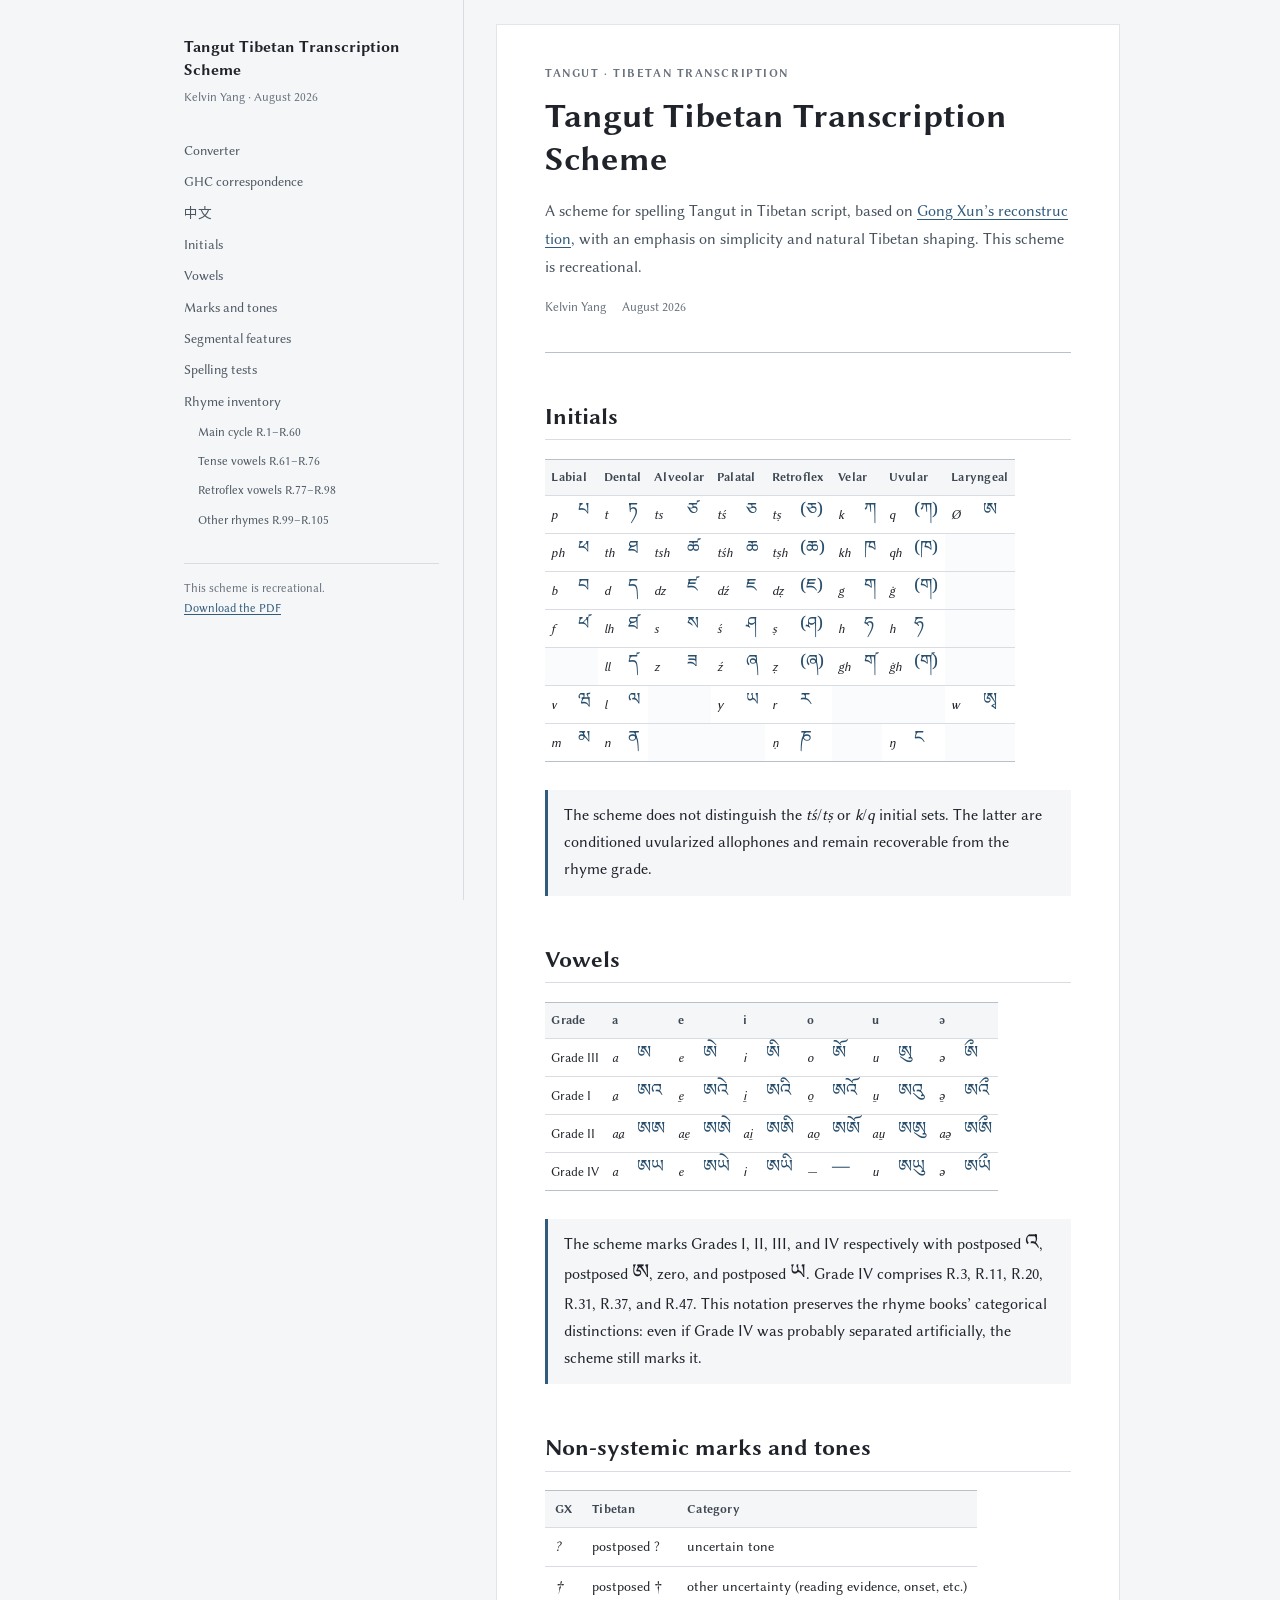
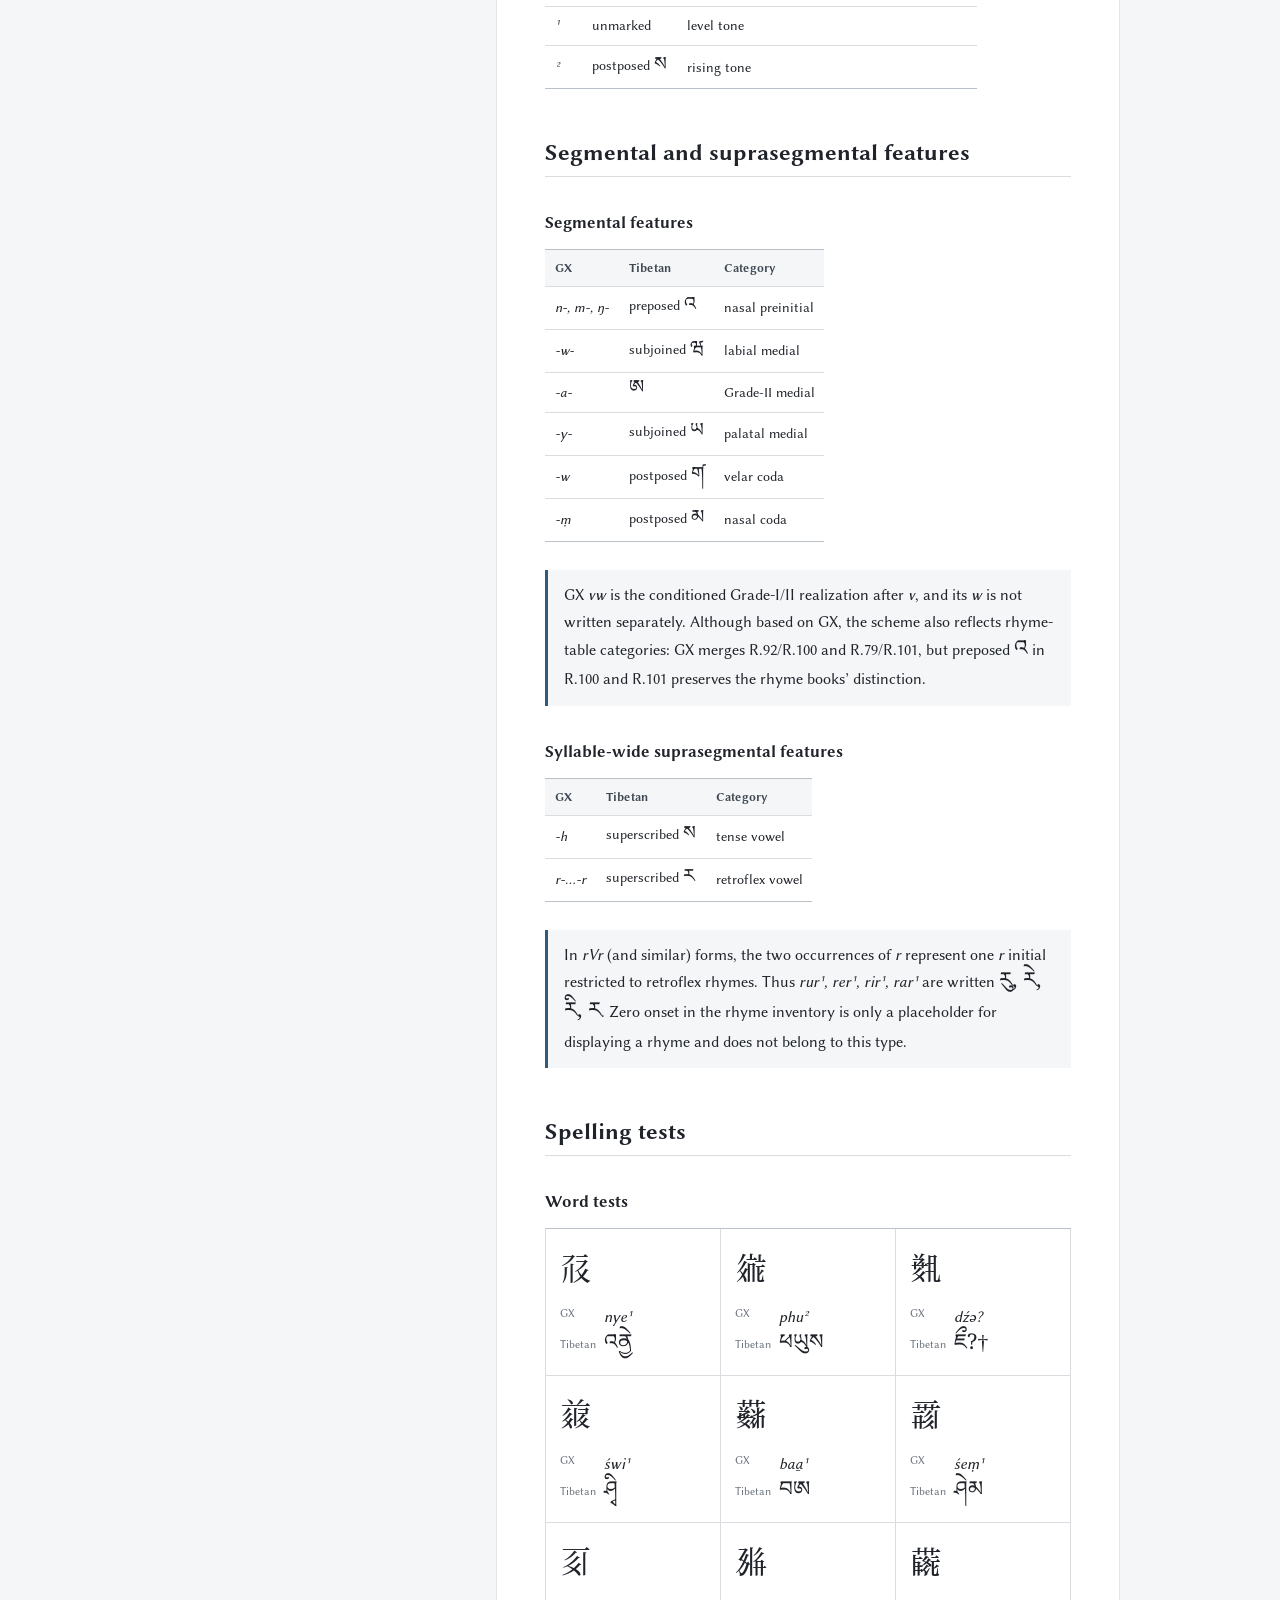
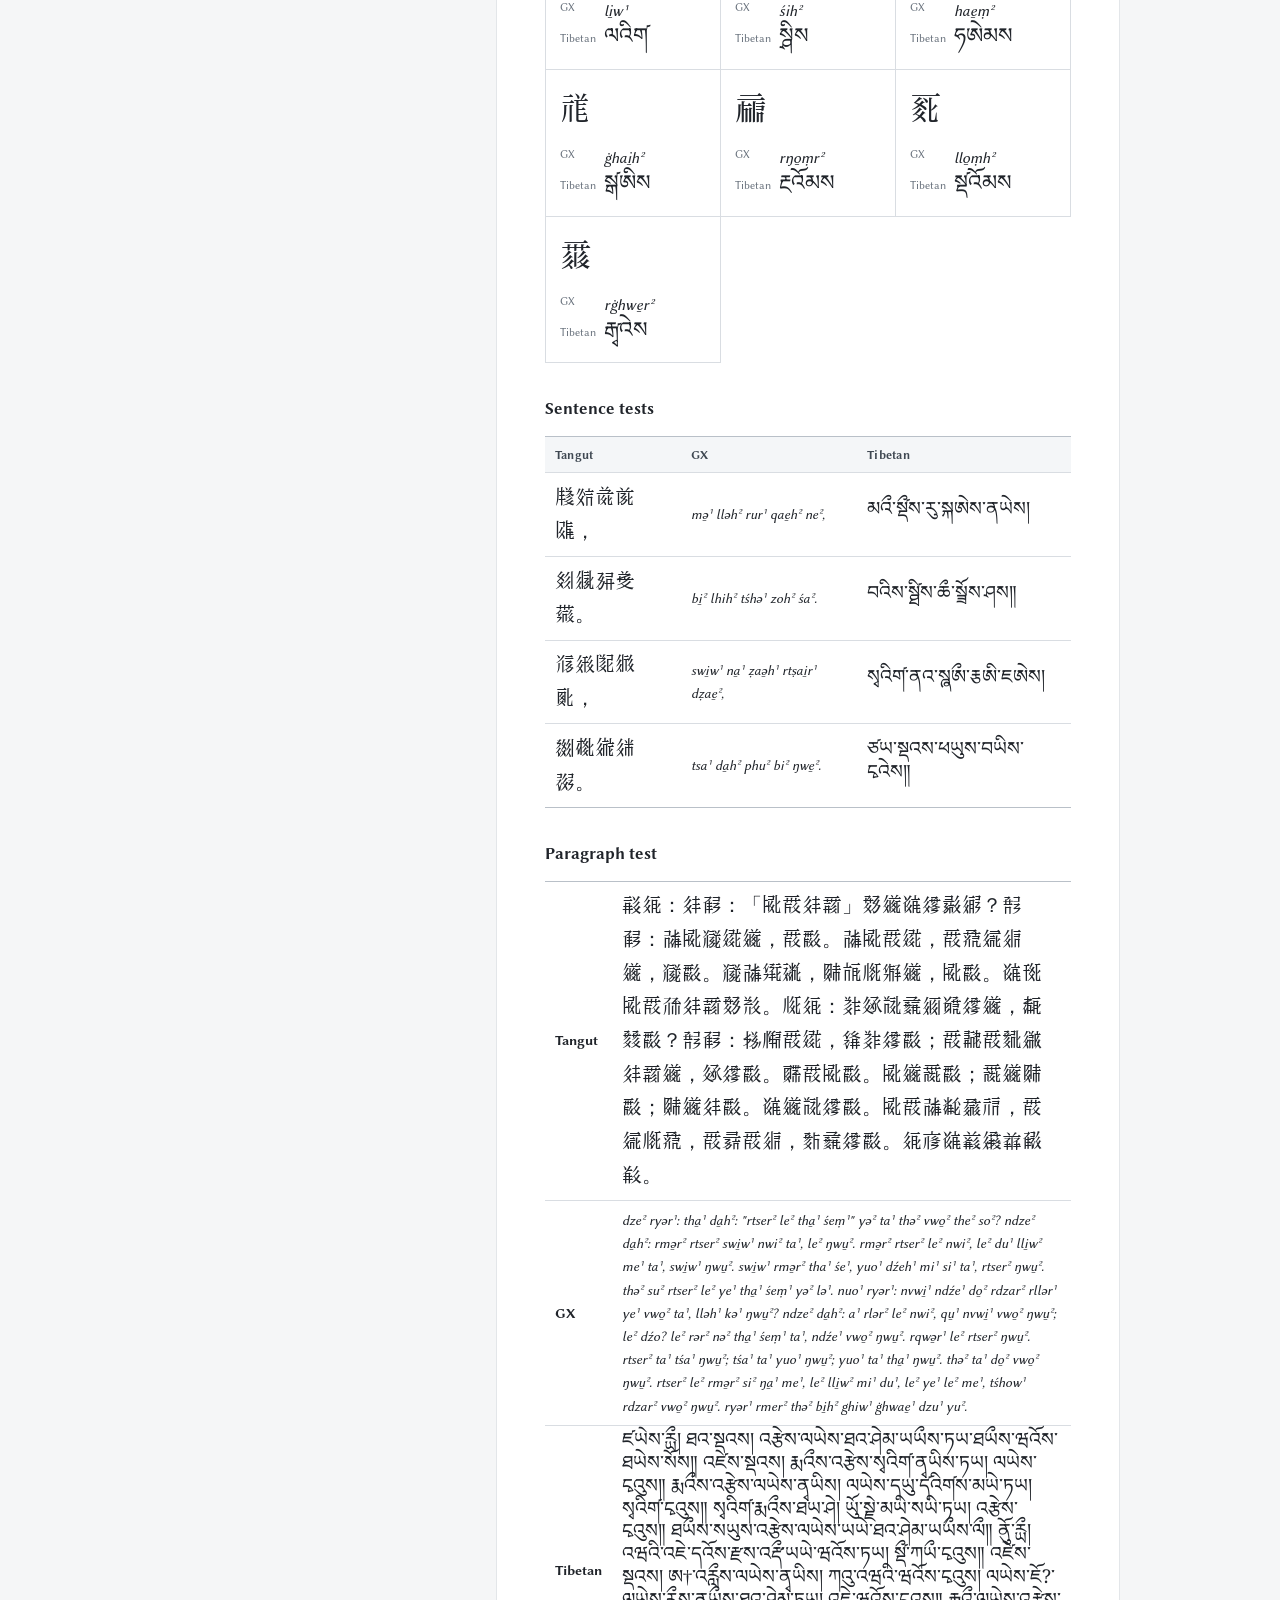
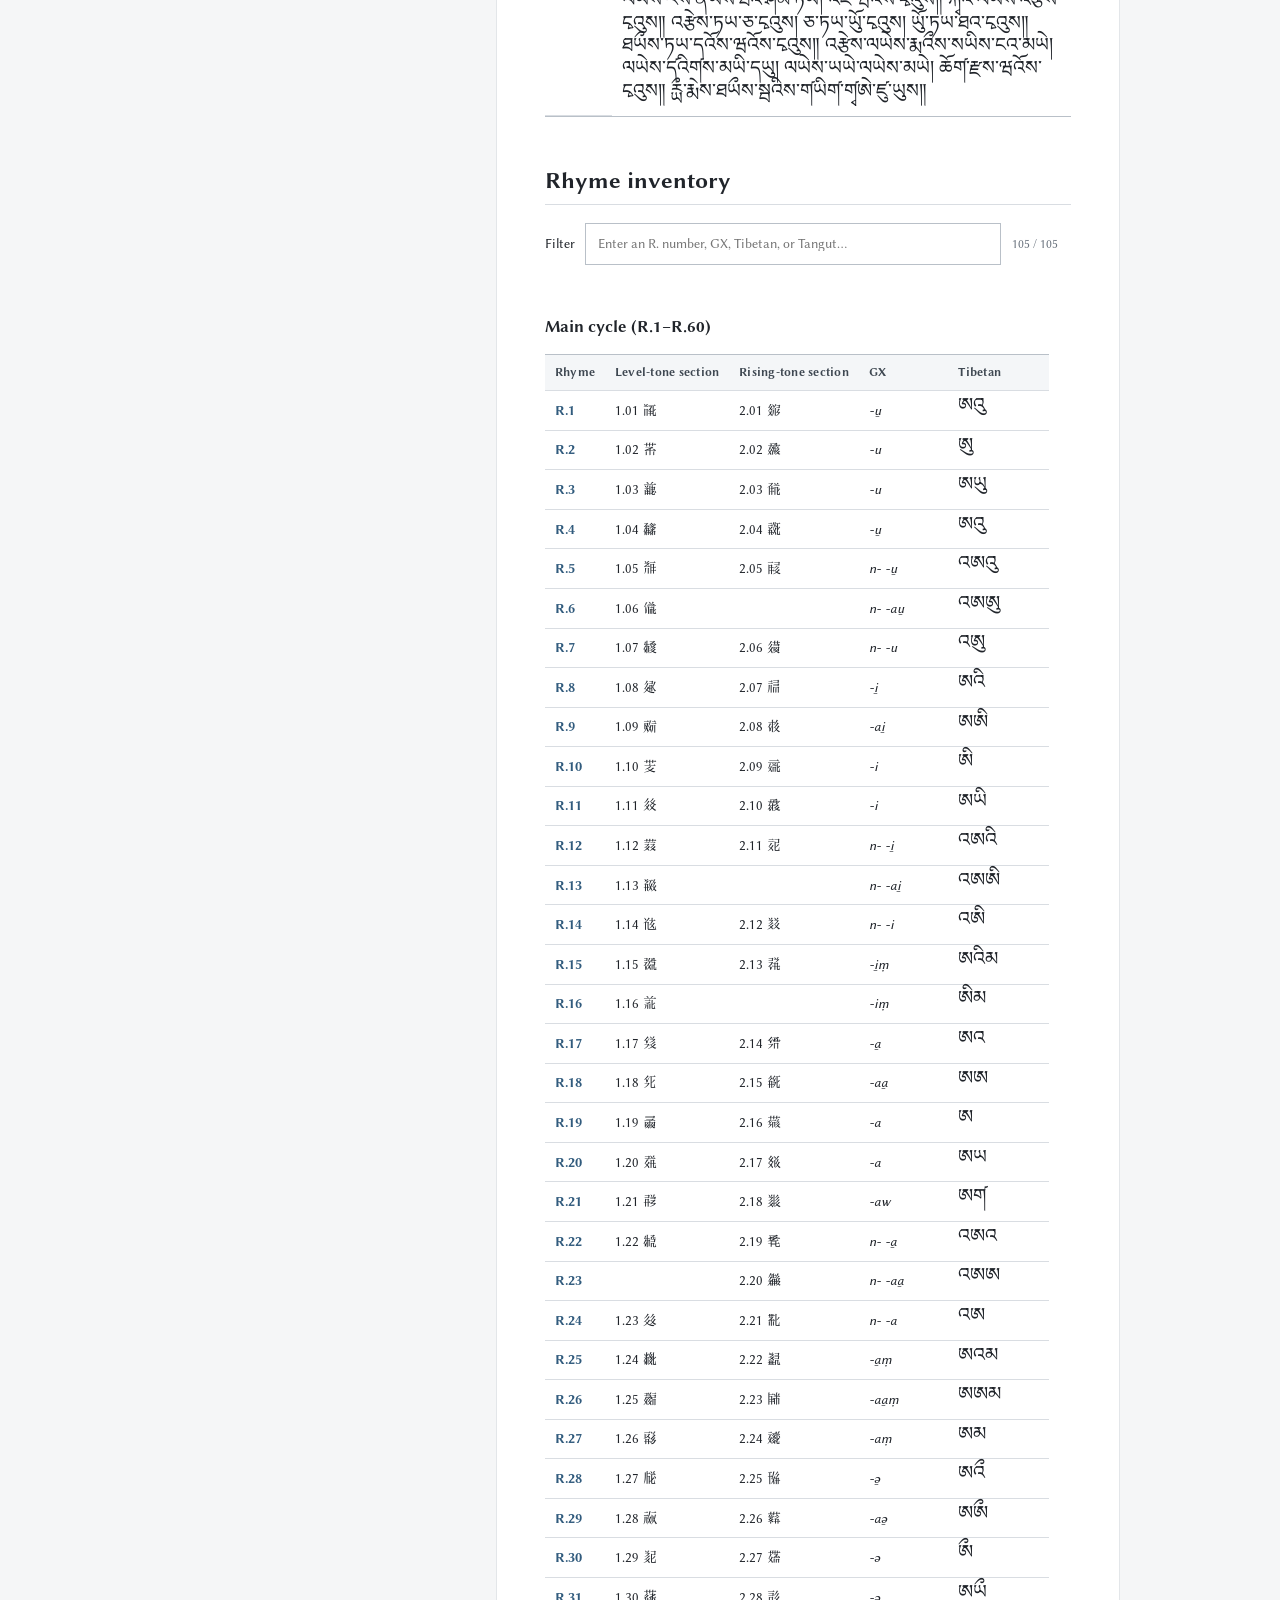
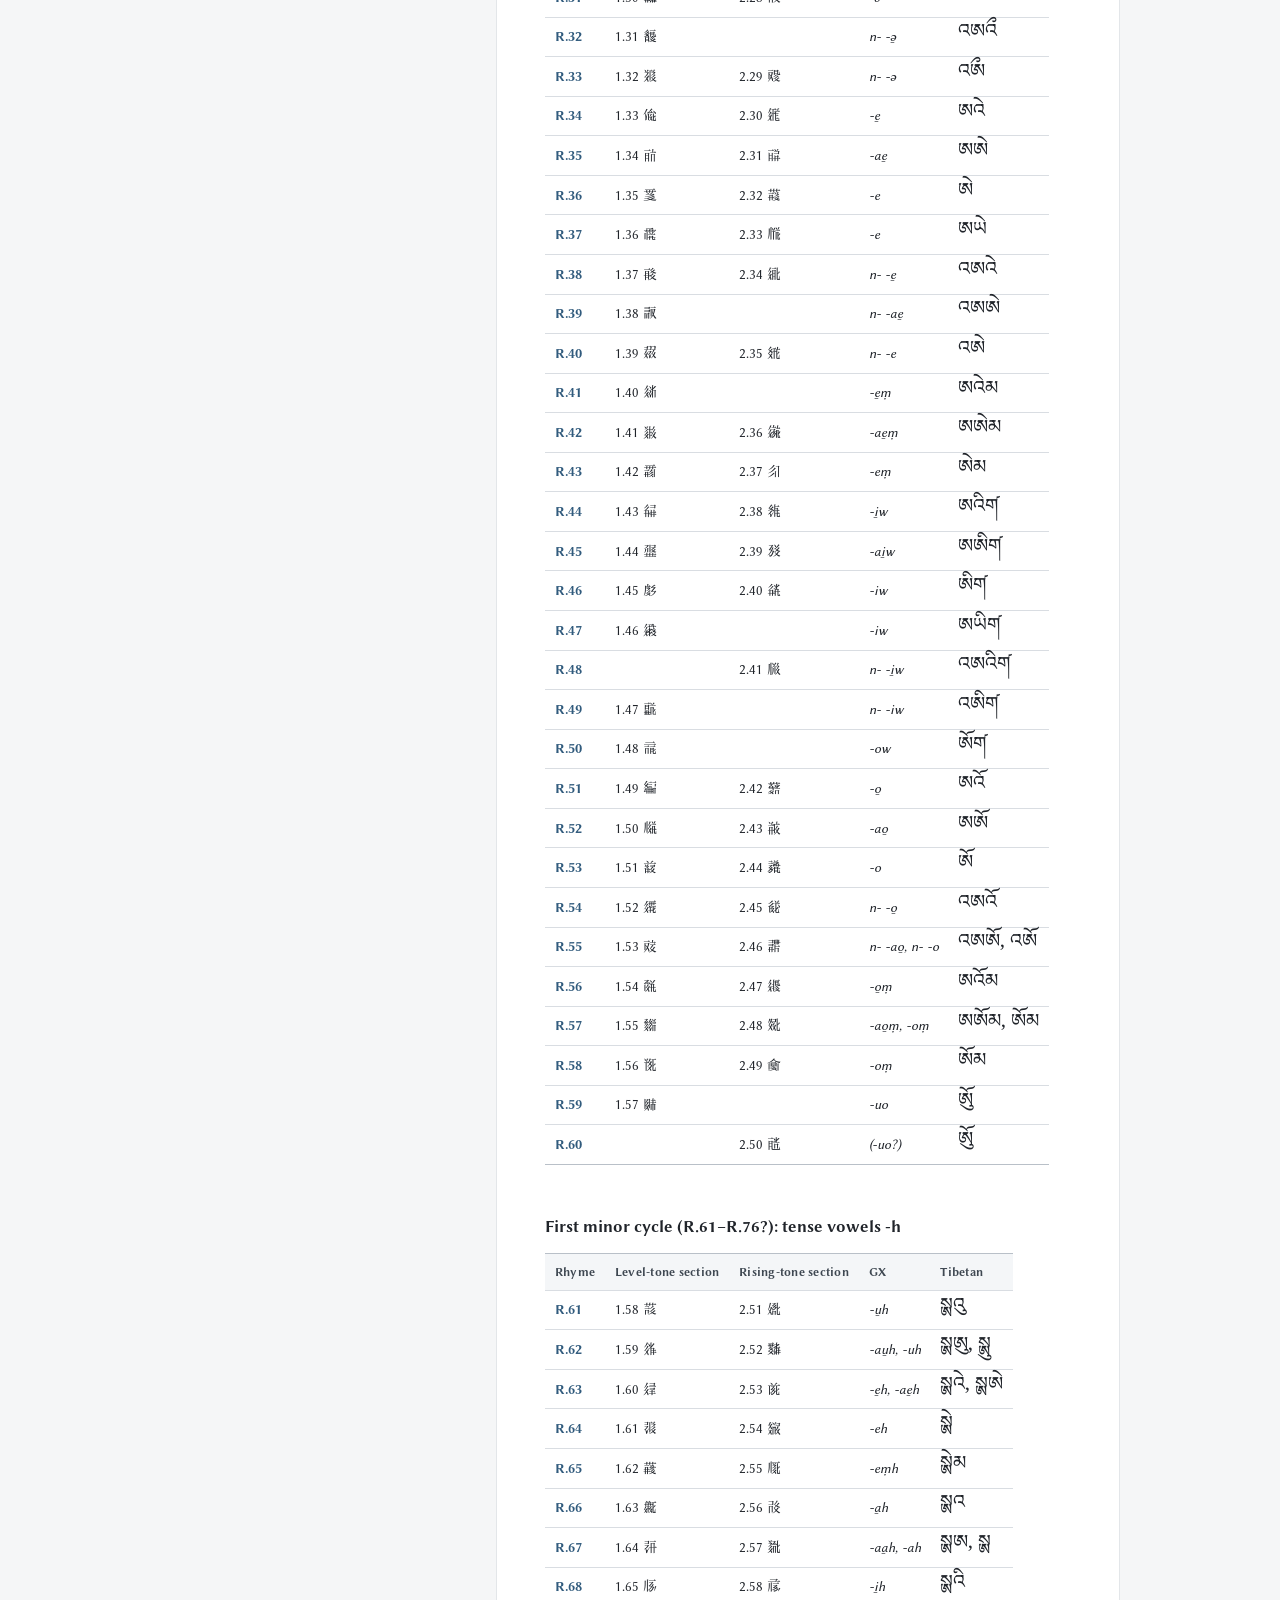
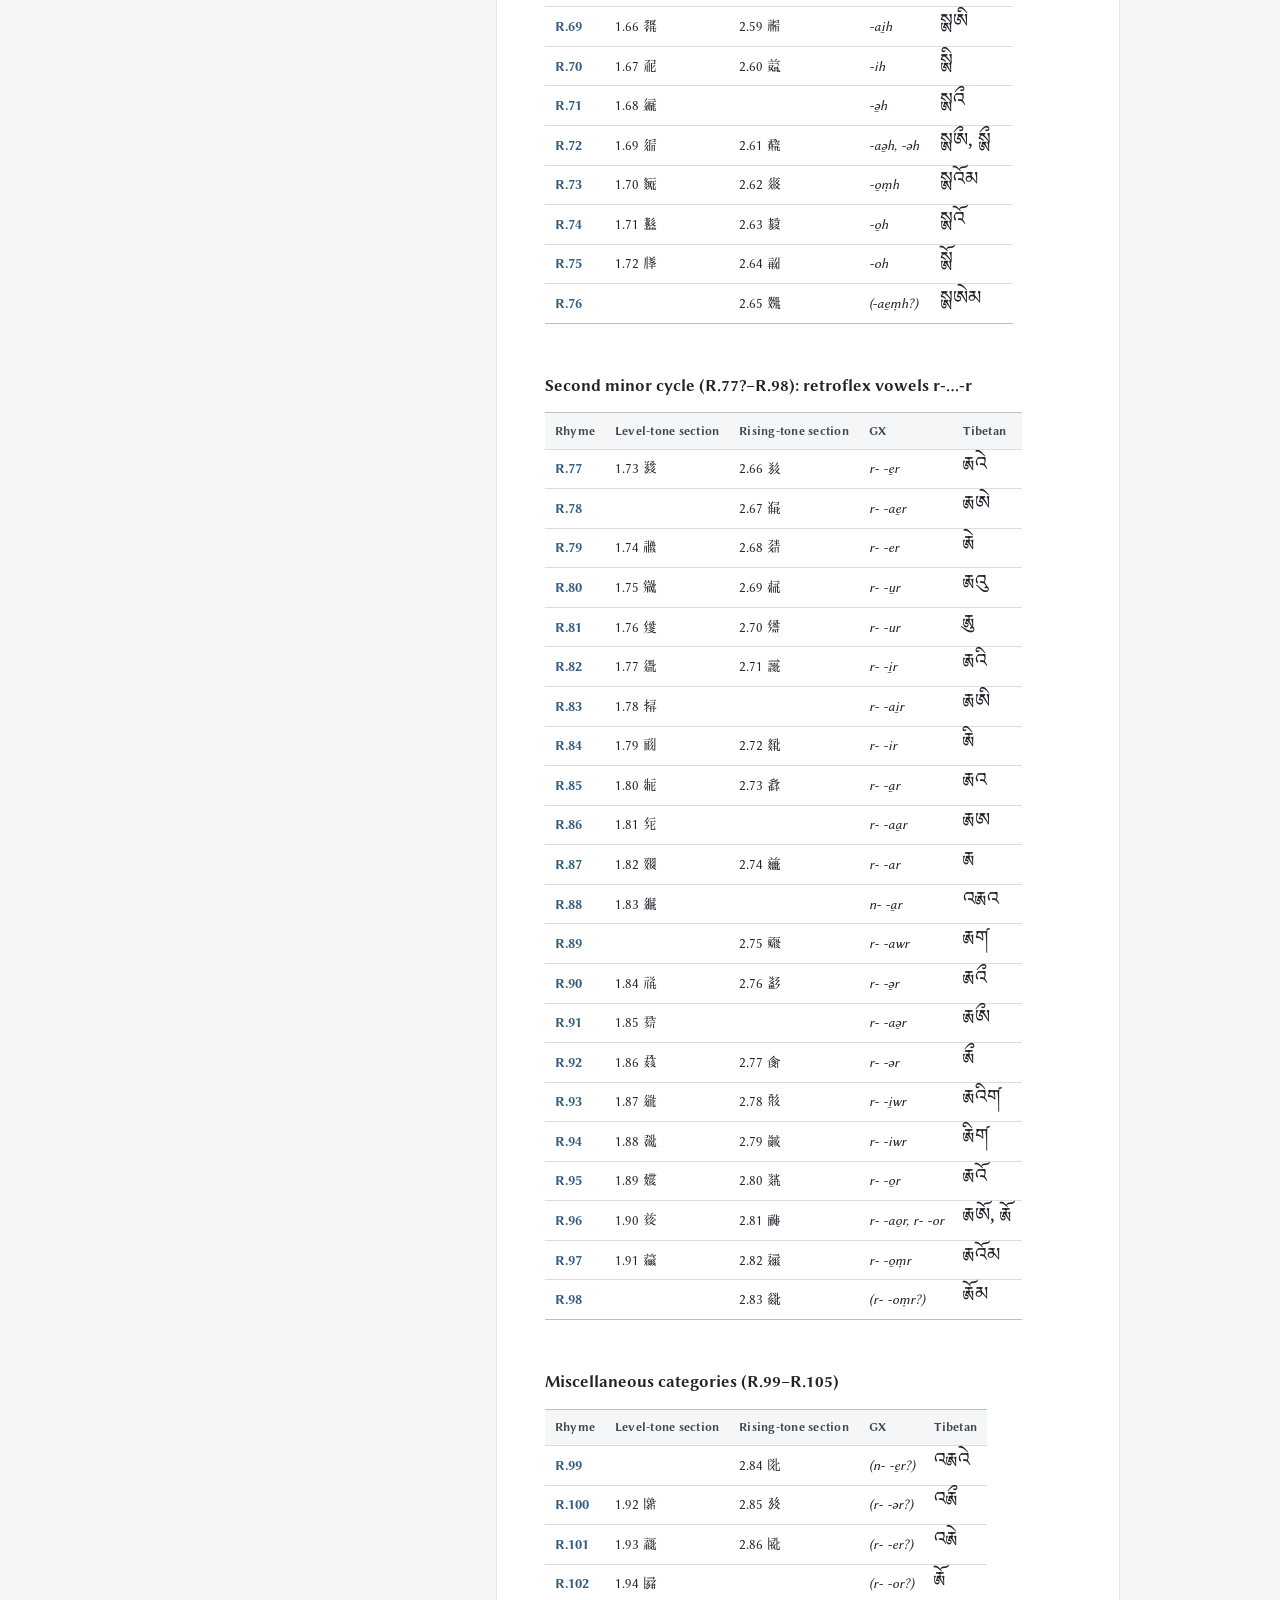
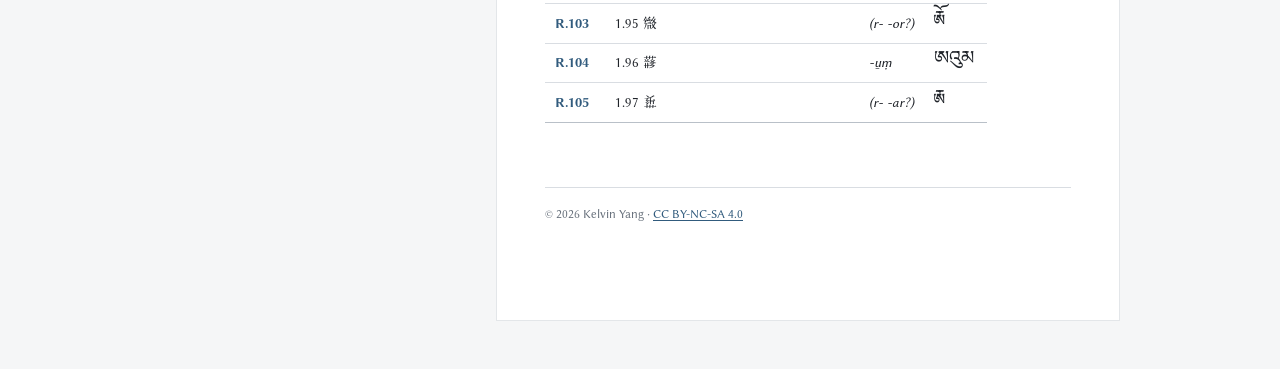
<file: 党項語藏文轉寫方案-en.html>
<!doctype html>
<html lang="en">
<head>
  <meta charset="utf-8">
  <meta name="viewport" content="width=device-width, initial-scale=1">
  <meta name="description" content="A Tibetan-script transcription scheme for Tangut, based on Gong Xun’s reconstruction.">
  <link rel="license" href="https://creativecommons.org/licenses/by-nc-sa/4.0/">
  <title>Tangut Tibetan Transcription Scheme</title>
  <link rel="preload" href="fonts/NotoSerifTangut-Page.woff2?v=tangut-page-20260811" as="font" type="font/woff2" crossorigin fetchpriority="high">
  <link rel="preload" href="fonts/shanggu-web/ShangguSans-Regular-core.woff2?v=shanggu-web-v8" as="font" type="font/woff2" crossorigin>
  <link rel="preload" href="fonts/shanggu-web/ShangguSans-Bold-core.woff2?v=shanggu-web-v8" as="font" type="font/woff2" crossorigin>
  <link rel="stylesheet" href="fonts/shanggu-web.css?v=shanggu-web-v8">
  <link rel="stylesheet" href="scheme.css?v=20260811">
</head>
<body>
  <div class="layout">
    <aside class="rail">
      <div class="seal" aria-hidden="true">党項</div>
      <p class="rail-title">Tangut Tibetan Transcription Scheme</p>
      <p class="rail-meta">Kelvin Yang · August 2026</p>
      <nav aria-label="Section navigation">
        <a href="converter/">Converter</a><a href="ghc-comparison/">GHC correspondence</a><a href="党項語藏文轉寫方案.html">中文</a><a href="#initials">Initials</a><a href="#vowels">Vowels</a><a href="#marks">Marks and tones</a>
        <a href="#segments">Segmental features</a><a href="#tests">Spelling tests</a><a href="#rhymes">Rhyme inventory</a>
        <a class="sub" href="#cycle-main">Main cycle R.1–R.60</a>
        <a class="sub" href="#cycle-tight">Tense vowels R.61–R.76</a>
        <a class="sub" href="#cycle-retroflex">Retroflex vowels R.77–R.98</a>
        <a class="sub" href="#cycle-misc">Other rhymes R.99–R.105</a>
      </nav>
      <p class="rail-foot">This scheme is recreational.<br><a href="Tangut-Tibetan-Transcription-Scheme.pdf">Download the PDF</a></p>
    </aside>

    <main>
      <header class="hero">
        <p class="eyebrow">Tangut · Tibetan transcription</p>
        <h1>Tangut Tibetan Transcription Scheme</h1>
        <p class="lead">A scheme for spelling Tangut in Tibetan script, based on <a href="https://semakosa.github.io/tangut-pronunciation-db/docs/GX202411-zh.html">Gong Xun’s reconstruction</a>, with an emphasis on simplicity and natural Tibetan shaping. This scheme is recreational.</p>
        <div class="hero-meta"><span>Kelvin Yang</span><span>August 2026</span></div>
      </header>

      <section id="initials">
        <div class="section-head"><span class="section-no">01</span><h2>Initials</h2></div>
        <div class="table-wrap"><table class="matrix" id="initial-table"></table></div>
        <p class="note">The scheme does not distinguish the <span class="phonetic">tś</span>/<span class="phonetic">tṣ</span> or <span class="phonetic">k</span>/<span class="phonetic">q</span> initial sets. The latter are conditioned uvularized allophones and remain recoverable from the rhyme grade.</p>
      </section>

      <section id="vowels">
        <div class="section-head"><span class="section-no">02</span><h2>Vowels</h2></div>
        <div class="table-wrap"><table class="matrix" id="vowel-table"></table></div>
        <p class="note">The scheme marks Grades I, II, III, and IV respectively with postposed <span class="tibetan">འ</span>, postposed <span class="tibetan">ཨ</span>, zero, and postposed <span class="tibetan">ཡ</span>. Grade IV comprises R.3, R.11, R.20, R.31, R.37, and R.47. This notation preserves the rhyme books’ categorical distinctions: even if Grade IV was probably separated artificially, the scheme still marks it.</p>
      </section>

      <section id="marks">
        <div class="section-head"><span class="section-no">03</span><h2>Non-systemic marks and tones</h2></div>
        <div class="table-wrap compact"><table><thead><tr><th>GX</th><th>Tibetan</th><th>Category</th></tr></thead><tbody>
          <tr><td class="phonetic">?</td><td>postposed ?</td><td>uncertain tone</td></tr>
          <tr><td class="phonetic">†</td><td>postposed †</td><td>other uncertainty (reading evidence, onset, etc.)</td></tr>
          <tr><td class="phonetic">¹</td><td>unmarked</td><td>level tone</td></tr>
          <tr><td class="phonetic">²</td><td>postposed <span class="tibetan">ས</span></td><td>rising tone</td></tr>
        </tbody></table></div>
      </section>

      <section id="segments">
        <div class="section-head"><span class="section-no">04</span><h2>Segmental and suprasegmental features</h2></div>
        <h3>Segmental features</h3>
        <div class="table-wrap compact"><table><thead><tr><th>GX</th><th>Tibetan</th><th>Category</th></tr></thead><tbody>
          <tr><td class="phonetic">n-, m-, ŋ-</td><td>preposed <span class="tibetan">འ</span></td><td>nasal preinitial</td></tr>
          <tr><td class="phonetic">-w-</td><td>subjoined <span class="tibetan">ཝ</span></td><td>labial medial</td></tr>
          <tr><td class="phonetic">-a-</td><td class="tibetan">ཨ</td><td>Grade-II medial</td></tr>
          <tr><td class="phonetic">-y-</td><td>subjoined <span class="tibetan">ཡ</span></td><td>palatal medial</td></tr>
          <tr><td class="phonetic">-w</td><td>postposed <span class="tibetan">ག༹</span></td><td>velar coda</td></tr>
          <tr><td class="phonetic">-ṃ</td><td>postposed <span class="tibetan">མ</span></td><td>nasal coda</td></tr>
        </tbody></table></div>
        <p class="note">GX <span class="phonetic">vw</span> is the conditioned Grade-I/II realization after <span class="phonetic">v</span>, and its <span class="phonetic">w</span> is not written separately. Although based on GX, the scheme also reflects rhyme-table categories: GX merges R.92/R.100 and R.79/R.101, but preposed <span class="tibetan">འ</span> in R.100 and R.101 preserves the rhyme books’ distinction.</p>
        <h3>Syllable-wide suprasegmental features</h3>
        <div class="table-wrap compact"><table><thead><tr><th>GX</th><th>Tibetan</th><th>Category</th></tr></thead><tbody>
          <tr><td class="phonetic">-h</td><td>superscribed <span class="tibetan">ས</span></td><td>tense vowel</td></tr>
          <tr><td class="phonetic">r-…-r</td><td>superscribed <span class="tibetan">ར</span></td><td>retroflex vowel</td></tr>
        </tbody></table></div>
        <p class="note">In <span class="phonetic">rVr</span> (and similar) forms, the two occurrences of <span class="phonetic">r</span> represent one <span class="phonetic">r</span> initial restricted to retroflex rhymes. Thus <span class="phonetic">rur¹, rer¹, rir¹, rar¹</span> are written <span class="tibetan">རུ, རེ, རི, ར</span>. Zero onset in the rhyme inventory is only a placeholder for displaying a rhyme and does not belong to this type.</p>
      </section>

      <section id="tests">
        <div class="section-head"><span class="section-no">05</span><h2>Spelling tests</h2></div>
        <h3>Word tests</h3><div class="cards" id="word-cards"></div>
        <h3>Sentence tests</h3>
        <div class="table-wrap"><table id="sentence-table"><thead><tr><th>Tangut</th><th>GX</th><th>Tibetan</th></tr></thead><tbody></tbody></table></div>
        <h3>Paragraph test</h3>
        <div class="table-wrap"><table><tbody>
          <tr><th>Tangut</th><td class="tangut">𘈒𗤄：𗢳𘒣：「𗎫𘟀𗢳𗵆」𘘣𗫂𘌽𗧘𘝶𗦜？𘘚𘒣：𗰜𗎫𗮔𗩱𗫂，𘟀𘟂。𗰜𗎫𘟀𗩱，𘟀𘟣𗦇𗤋𗫂，𗮔𘟂。𗮔𗰜𗋕𗡶，𘉐𗭍𗅋𗋃𗫂，𗎫𘟂。𘌽𗍊𗎫𘟀𗗙𗢳𗵆𘘣𘃞。𗅉𗤄：𘎳𗫻𘁟𗈞𗥃𘍦𗧘𗫂，𘓂𘙌𘟂？𘘚𘒣：𗈪𗆫𘟀𗩱，𗌭𘎳𗧘𘟂；𘟀𘘂𘟀𘙇𗫡𗢳𗵆𗫂，𗫻𗧘𘟂。𘓷𘟀𗎫𘟂。𗎫𗫂𗵘𘟂；𗵘𗫂𘉐𘟂；𘉐𗫂𗢳𘟂。𘌽𗫂𘁟𗧘𘟂。𗎫𘟀𗰜𘖀𗲠𗘺，𘟀𗦇𗅋𘟣，𘟀𘝵𘟀𗤋，𘘦𗈞𗧘𘟂。𗤄𗇋𘌽𗓨𗪲𗒐𘒩𘕤。</td></tr>
          <tr><th>GX</th><td class="phonetic">dze² ryər¹: tha̱¹ da̱h²: "rtser² le² tha̱¹ śeṃ¹" yə² ta¹ thə² vwo̱² the² so²? ndze² da̱h²: rmə̱r² rtser² swi̱w¹ nwi² ta¹, le² ŋwu̱². rmə̱r² rtser² le² nwi², le² du¹ lli̱w² me¹ ta¹, swi̱w¹ ŋwu̱². swi̱w¹ rmə̱r² tha¹ śe¹, yuo¹ dźeh¹ mi¹ si¹ ta¹, rtser² ŋwu̱². thə² su² rtser² le² ye¹ tha̱¹ śeṃ¹ yə² lə¹. nuo¹ ryər¹: nvwi̱¹ ndźe¹ do̱² rdzar² rllər¹ ye¹ vwo̱² ta¹, lləh¹ kə¹ ŋwu̱²? ndze² da̱h²: a¹ rlər² le² nwi², qu̱¹ nvwi̱¹ vwo̱² ŋwu̱²; le² dźo? le² rər² nə² tha̱¹ śeṃ¹ ta¹, ndźe¹ vwo̱² ŋwu̱². rqwə̱r¹ le² rtser² ŋwu̱². rtser² ta¹ tśa¹ ŋwu̱²; tśa¹ ta¹ yuo¹ ŋwu̱²; yuo¹ ta¹ tha̱¹ ŋwu̱². thə² ta¹ do̱² vwo̱² ŋwu̱². rtser² le² rmə̱r² si² ŋa̱¹ me¹, le² lli̱w² mi¹ du¹, le² ye¹ le² me¹, tśhow¹ rdzar² vwo̱² ŋwu̱². ryər¹ rmer² thə² bi̱h² ghiw¹ ġhwae̱¹ dzu¹ yu².</td></tr>
          <tr><th>Tibetan</th><td class="tibetan">ཛཡེས་རྻྀ། ཐའ་སྡའས། འརྩེས་ལཡེས་ཐའ་ཤེམ་ཡཡྀས་ཏཡ་ཐཡྀས་ཝའོས་ཐཡེས་སོས༎ འཛེས་སྡའས། རྨའྀས་འརྩེས་སྭའིག༹་ནྭཡིས་ཏཡ། ལཡེས་ངྭའུས༎ རྨའྀས་འརྩེས་ལཡེས་ནྭཡིས། ལཡེས་དཡུ་ད༹འིག༹ས་མཡེ་ཏཡ། སྭའིག༹་ངྭའུས༎ སྭའིག༹་རྨའྀས་ཐཡ་ཤེ། ཡོུ་སྗེ་མཡི་སཡི་ཏཡ། འརྩེས་ངྭའུས༎ ཐཡྀས་སཡུས་འརྩེས་ལཡེས་ཡཡེ་ཐའ་ཤེམ་ཡཡྀས་ལྀ༎ ནོུ་རྻྀ། འཝའི་འཇེ་དའོས་རྫས་འརྡྀ༹་ཡཡེ་ཝའོས་ཏཡ། སྡྀ༹་ཀཡྀ་ངྭའུས༎ འཛེས་སྡའས། ཨ†་འརླྀས་ལཡེས་ནྭཡིས། ཀའུ་འཝའི་ཝའོས་ངྭའུས། ལཡེས་ཇོ?་ལཡེས་རྀས་ནཡྀས་ཐའ་ཤེམ་ཏཡ། འཇེ་ཝའོས་ངྭའུས༎ རྐྭའྀ་ལཡེས་འརྩེས་ངྭའུས༎ འརྩེས་ཏཡ་ཅ་ངྭའུས། ཅ་ཏཡ་ཡོུ་ངྭའུས། ཡོུ་ཏཡ་ཐའ་ངྭའུས༎ ཐཡྀས་ཏཡ་དའོས་ཝའོས་ངྭའུས༎ འརྩེས་ལཡེས་རྨའྀས་སཡིས་ངའ་མཡེ། ལཡེས་ད༹འིག༹ས་མཡི་དཡུ། ལཡེས་ཡཡེ་ལཡེས་མཡེ། ཆོག༹་རྫས་ཝའོས་ངྭའུས༎ རྻྀ་རྨེས་ཐཡྀས་སྦའིས་ག༹ཡིག༹་གྭ༹ཨེ་ཛུ་ཡུས༎</td></tr>
        </tbody></table></div>
      </section>

      <section id="rhymes">
        <div class="section-head"><span class="section-no">06</span><h2>Rhyme inventory</h2></div>
        <div class="filter"><label for="rhyme-filter">Filter</label><input id="rhyme-filter" type="search" placeholder="Enter an R. number, GX, Tibetan, or Tangut…"><span class="count" id="rhyme-count"></span></div>
        <div id="rhyme-groups"></div>
      </section>

      <footer>© 2026 Kelvin Yang · <a rel="license" href="https://creativecommons.org/licenses/by-nc-sa/4.0/deed.en">CC BY-NC-SA 4.0</a></footer>
    </main>
  </div>

  <script>
    const initials = {
      groups: ["Labial", "Dental", "Alveolar", "Palatal", "Retroflex", "Velar", "Uvular", "Laryngeal"],
      rows: [
        [["p","པ"],["t","ཏ"],["ts","ཙ"],["tś","ཅ"],["tṣ","(ཅ)"],["k","ཀ"],["q","(ཀ)"],["Ø","ཨ"]],
        [["ph","ཕ"],["th","ཐ"],["tsh","ཚ"],["tśh","ཆ"],["tṣh","(ཆ)"],["kh","ཁ"],["qh","(ཁ)"],["",""]],
        [["b","བ"],["d","ད"],["dz","ཛ"],["dź","ཇ"],["dẓ","(ཇ)"],["g","ག"],["ġ","(ག)"],["",""]],
        [["f","ཕ༹"],["lh","ཐ༹"],["s","ས"],["ś","ཤ"],["ṣ","(ཤ)"],["h","ཧ"],["h","ཧ"],["",""]],
        [["",""] ,["ll","ད༹"],["z","ཟ"],["ź","ཞ"],["ẓ","(ཞ)"],["gh","ག༹"],["ġh","(ག༹)"],["",""]],
        [["v","ཝ"],["l","ལ"],["",""] ,["y","ཡ"],["r","ར"],["",""] ,["",""] ,["w","ཨྭ"]],
        [["m","མ"],["n","ན"],["",""] ,["",""] ,["ṇ","ཎ"],["",""] ,["ŋ","ང"],["",""]]
      ]
    };
    const vowels = {
      groups: ["Grade", "a", "e", "i", "o", "u", "ə"],
      rows: [
        ["Grade III",["a","ཨ"],["e","ཨེ"],["i","ཨི"],["o","ཨོ"],["u","ཨུ"],["ə","ཨྀ"]],
        ["Grade I",["a̱","ཨའ"],["e̱","ཨའེ"],["i̱","ཨའི"],["o̱","ཨའོ"],["u̱","ཨའུ"],["ə̱","ཨའྀ"]],
        ["Grade II",["aa̱","ཨཨ"],["ae̱","ཨཨེ"],["ai̱","ཨཨི"],["ao̱","ཨཨོ"],["au̱","ཨཨུ"],["aə̱","ཨཨྀ"]],
        ["Grade IV",["a","ཨཡ"],["e","ཨཡེ"],["i","ཨཡི"],["—","—"],["u","ཨཡུ"],["ə","ཨཡྀ"]]
      ]
    };
    const words = [
      ["𗗔","nye¹","འནྱེ"],
      ["𗨁","phu²","ཕཡུས"],
      ["𘝦","dźə?","ཇྀ?†"],
      ["𗒱","świ¹","ཤྭི"],
      ["𗞽","baa̱¹","བཨ"],
      ["𗵆","śeṃ¹","ཤེམ"],
      ["𘈩","li̱w¹","ལའིག༹"],
      ["𗉝","śih²","སྴིས"],
      ["𗞠","hae̱ṃ²","ཧཨེམས"],
      ["𗙏","ġhai̱h²","སྒ༹ཨིས"],
      ["𗄑","rŋo̱ṃr²","རྔའོམས"],
      ["𗀖","llo̱ṃh²","སྡ༹འོམས"],
      ["𗵌","rġhwe̱r²","རྒྭ༹འེས"]
    ];
    const sentences = [
      ["𗹦𗼻𗯨𗐯𗂥，","mə̱¹ lləh² rur¹ qae̱h² ne²,","མའྀ་སྡྀ༹ས་རུ་སྐཨེས་ནཡེས།"],
      ["𗾔𗼑𗉘𘝨𗜓。","bi̱² lhih² tśhə¹ zoh² śa².","བའིས་སྠི༹ས་ཆྀ་སྯོས་ཤས༎"],
      ["𗭼𗤼𗂈𗼛𘚢，","swi̱w¹ na̱¹ ẓaə̱h¹ rtṣai̱r¹ dẓae̱²,","སྭའིག༹་ནའ་སྮཨྀ་རྕཨི་ཇཨེས།"],
      ["𗉅𗎒𗨁𗤢𗖠。","tsa¹ da̱h² phu² bi² ŋwe̱².","ཙཡ་སྡའས་ཕཡུས་བཡིས་ངྭའེས༎"]
    ];
    const rhymeGroups = [
      { id:"cycle-main", title:"Main cycle (R.1–R.60)", rows:`
R.1|1.01 𘁨|2.01 𗾴|-u̱|ཨའུ
R.2|1.02 𘜲|2.02 𗲺|-u|ཨུ
R.3|1.03 𗔠|2.03 𘆶|-u|ཨཡུ
R.4|1.04 𘙼|2.04 𘓩|-u̱|ཨའུ
R.5|1.05 𘃠|2.05 𗷪|n- -u̱|འཨའུ
R.6|1.06 𗃴||n- -au̱|འཨཨུ
R.7|1.07 𗴢|2.06 𗩈|n- -u|འཨུ
R.8|1.08 𗬃|2.07 𗙐|-i̱|ཨའི
R.9|1.09 𗠭|2.08 𗎃|-ai̱|ཨཨི
R.10|1.10 𗚋|2.09 𗄐|-i|ཨི
R.11|1.11 𗣣|2.10 𘒇|-i|ཨཡི
R.12|1.12 𗛁|2.11 𗵿|n- -i̱|འཨའི
R.13|1.13 𘎛||n- -ai̱|འཨཨི
R.14|1.14 𗮦|2.12 𘏗|n- -i|འཨི
R.15|1.15 𗗆|2.13 𗖗|-i̱ṃ|ཨའིམ
R.16|1.16 𗑃||-iṃ|ཨིམ
R.17|1.17 𗊡|2.14 𗊺|-a̱|ཨའ
R.18|1.18 𗉺|2.15 𗺩|-aa̱|ཨཨ
R.19|1.19 𗰭|2.16 𗜓|-a|ཨ
R.20|1.20 𘅄|2.17 𗾥|-a|ཨཡ
R.21|1.21 𘄢|2.18 𘏧|-aw|ཨག༹
R.22|1.22 𗴡|2.19 𘆕|n- -a̱|འཨའ
R.23||2.20 𗫬|n- -aa̱|འཨཨ
R.24|1.23 𗫴|2.21 𘜴|n- -a|འཨ
R.25|1.24 𘂦|2.22 𘟑|-a̱ṃ|ཨའམ
R.26|1.25 𘅻|2.23 𗹺|-aa̱ṃ|ཨཨམ
R.27|1.26 𘓾|2.24 𗶕|-aṃ|ཨམ
R.28|1.27 𗢁|2.25 𗍉|-ə̱|ཨའྀ
R.29|1.28 𗙌|2.26 𗞨|-aə̱|ཨཨྀ
R.30|1.29 𘎻|2.27 𗶽|-ə|ཨྀ
R.31|1.30 𗝚|2.28 𗸹|-ə|ཨཡྀ
R.32|1.31 𘚾||n- -ə̱|འཨའྀ
R.33|1.32 𘃔|2.29 𗠸|n- -ə|འཨྀ
R.34|1.33 𗃰|2.30 𗨾|-e̱|ཨའེ
R.35|1.34 𗷘|2.31 𗷛|-ae̱|ཨཨེ
R.36|1.35 𘟅|2.32 𗜙|-e|ཨེ
R.37|1.36 𘒋|2.33 𗆎|-e|ཨཡེ
R.38|1.37 𘈧|2.34 𗥉|n- -e̱|འཨའེ
R.39|1.38 𘘅||n- -ae̱|འཨཨེ
R.40|1.39 𘅡|2.35 𗾫|n- -e|འཨེ
R.41|1.40 𗣫||-e̱ṃ|ཨའེམ
R.42|1.41 𘐝|2.36 𗨆|-ae̱ṃ|ཨཨེམ
R.43|1.42 𗵆|2.37 𗼃|-eṃ|ཨེམ
R.44|1.43 𗺹|2.38 𗬦|-i̱w|ཨའིག༹
R.45|1.44 𗶥|2.39 𗉡|-ai̱w|ཨཨིག༹
R.46|1.45 𘝖|2.40 𗺶|-iw|ཨིག༹
R.47|1.46 𗪲||-iw|ཨཡིག༹
R.48||2.41 𗅢|n- -i̱w|འཨའིག༹
R.49|1.47 𘞘||n- -iw|འཨིག༹
R.50|1.48 𗄈||-ow|ཨོག༹
R.51|1.49 𘀁|2.42 𗟌|-o̱|ཨའོ
R.52|1.50 𗆉|2.43 𘋘|-ao̱|ཨཨོ
R.53|1.51 𗔆|2.44 𗚂|-o|ཨོ
R.54|1.52 𗫕|2.45 𘉼|n- -o̱|འཨའོ
R.55|1.53 𗠟|2.46 𘘁|n- -ao̱, n- -o|འཨཨོ, འཨོ
R.56|1.54 𘙾|2.47 𗫫|-o̱ṃ|ཨའོམ
R.57|1.55 𘙠|2.48 𗽕|-ao̱ṃ, -oṃ|ཨཨོམ, ཨོམ
R.58|1.56 𗭴|2.49 𗭃|-oṃ|ཨོམ
R.59|1.57 𘉐||-uo|ཨོུ
R.60||2.50 𗷢|(-uo?)|ཨོུ`},
      { id:"cycle-tight", title:"First minor cycle (R.61–R.76?): tense vowels -h", rows:`
R.61|1.58 𗚽|2.51 𗏒|-u̱h|སྸའུ
R.62|1.59 𗤧|2.52 𘞏|-au̱h, -uh|སྸཨུ, སྸུ
R.63|1.60 𗧎|2.53 𗐯|-e̱h, -ae̱h|སྸའེ, སྸཨེ
R.64|1.61 𗖞|2.54 𗿩|-eh|སྸེ
R.65|1.62 𗝾|2.55 𗅲|-eṃh|སྸེམ
R.66|1.63 𘟫|2.56 𗰗|-a̱h|སྸའ
R.67|1.64 𗕹|2.57 𘐓|-aa̱h, -ah|སྸཨ, སྸ
R.68|1.65 𗄩|2.58 𗇠|-i̱h|སྸའི
R.69|1.66 𗉁|2.59 𗙑|-ai̱h|སྸཨི
R.70|1.67 𗳃|2.60 𗒣|-ih|སྸི
R.71|1.68 𗨹||-ə̱h|སྸའྀ
R.72|1.69 𗥇|2.61 𗲸|-aə̱h, -əh|སྸཨྀ, སྸྀ
R.73|1.70 𘔸|2.62 𗥏|-o̱ṃh|སྸའོམ
R.74|1.71 𗶪|2.63 𘒵|-o̱h|སྸའོ
R.75|1.72 𗅼|2.64 𘈎|-oh|སྸོ
R.76||2.65 𗽌|(-ae̱ṃh?)|སྸཨེམ`},
      { id:"cycle-retroflex", title:"Second minor cycle (R.77?–R.98): retroflex vowels r-…-r", rows:`
R.77|1.73 𗯿|2.66 𗯬|r- -e̱r|རྸའེ
R.78||2.67 𘌀|r- -ae̱r|རྸཨེ
R.79|1.74 𗙨|2.68 𗳭|r- -er|རྸེ
R.80|1.75 𗌈|2.69 𗎑|r- -u̱r|རྸའུ
R.81|1.76 𗋿|2.70 𗌏|r- -ur|རྸུ
R.82|1.77 𗨈|2.71 𗄛|r- -i̱r|རྸའི
R.83|1.78 𗈮||r- -ai̱r|རྸཨི
R.84|1.79 𗟶|2.72 𘊝|r- -ir|རྸི
R.85|1.80 𗴐|2.73 𗐔|r- -a̱r|རྸའ
R.86|1.81 𗉾||r- -aa̱r|རྸཨ
R.87|1.82 𗸪|2.74 𗔻|r- -ar|རྸ
R.88|1.83 𗧵||n- -a̱r|འརྸའ
R.89||2.75 𗡗|r- -awr|རྸག༹
R.90|1.84 𗙅|2.76 𘟐|r- -ə̱r|རྸའྀ
R.91|1.85 𗱘||r- -aə̱r|རྸཨྀ
R.92|1.86 𗲆|2.77 𗬼|r- -ər|རྸྀ
R.93|1.87 𗨎|2.78 𘜔|r- -i̱wr|རྸའིག༹
R.94|1.88 𗖬|2.79 𘞫|r- -iwr|རྸིག༹
R.95|1.89 𘈆|2.80 𘏴|r- -o̱r|རྸའོ
R.96|1.90 𗑑|2.81 𗟽|r- -ao̱r, r- -or|རྸཨོ, རྸོ
R.97|1.91 𗔶|2.82 𗡹|r- -o̱ṃr|རྸའོམ
R.98||2.83 𘊈|(r- -oṃr?)|རྸོམ`},
      { id:"cycle-misc", title:"Miscellaneous categories (R.99–R.105)", rows:`
R.99||2.84 𗁌|(n- -e̱r?)|འརྸའེ
R.100|1.92 𗂴|2.85 𗉕|(r- -ər?)|འརྸྀ
R.101|1.93 𗹙|2.86 𗎫|(r- -er?)|འརྸེ
R.102|1.94 𗂌||(r- -or?)|རྸོ
R.103|1.95 𗌜||(r- -or?)|རྸོ
R.104|1.96 𗜰||-u̱ṃ|ཨའུམ
R.105|1.97 𗇜||(r- -ar?)|རྸ`}
    ];

    const el = (tag, className, text) => {
      const node = document.createElement(tag);
      if (className) node.className = className;
      if (text !== undefined) node.textContent = text;
      return node;
    };
    function renderInitials() {
      const table = document.querySelector('#initial-table');
      const head = el('thead'); const hr = el('tr');
      initials.groups.forEach(g => { const th = el('th', '', g); th.colSpan = 2; hr.append(th); });
      head.append(hr); table.append(head); const body = el('tbody');
      initials.rows.forEach(row => { const tr = el('tr'); row.forEach(pair => {
        tr.append(el('td', 'phonetic', pair[0]), el('td', 'tibetan', pair[1]));
      }); body.append(tr); }); table.append(body);
    }
    function renderVowels() {
      const table = document.querySelector('#vowel-table'); const head = el('thead'); const hr = el('tr');
      vowels.groups.forEach((g,i) => { const th=el('th','',g); th.colSpan=i?2:1; hr.append(th); }); head.append(hr); table.append(head);
      const body=el('tbody'); vowels.rows.forEach(row => { const tr=el('tr'); tr.append(el('td','',row[0]));
        row.slice(1).forEach(pair => tr.append(el('td','phonetic',pair[0]),el('td','tibetan',pair[1]))); body.append(tr); }); table.append(body);
    }
    function renderTests() {
      const cards=document.querySelector('#word-cards'); words.forEach(([tx,gx,bo]) => {
        const card=el('article','word-card'); card.append(el('span','tangut',tx)); const dl=el('dl');
        dl.append(el('dt','', 'GX'),el('dd','phonetic',gx),el('dt','', 'Tibetan'),el('dd','tibetan',bo)); card.append(dl); cards.append(card);
      });
      const body=document.querySelector('#sentence-table tbody'); sentences.forEach(([tx,gx,bo]) => {
        const tr=el('tr'); tr.append(el('td','tangut',tx),el('td','phonetic',gx),el('td','tibetan',bo)); body.append(tr);
      });
    }
    function parsedRows(group) { return group.rows.trim().split('\n').map(line => line.split('|')); }
    function renderRhymes(query='') {
      const host=document.querySelector('#rhyme-groups'); host.replaceChildren(); let shown=0;
      rhymeGroups.forEach(group => {
        const rows=parsedRows(group).filter(row => row.join(' ').toLocaleLowerCase().includes(query));
        if (!rows.length) return; shown += rows.length;
        const section=el('section'); section.id=group.id; section.append(el('h3','',group.title));
        const wrap=el('div','table-wrap'); const table=el('table','rhyme-table');
        const head=el('thead'); const hr=el('tr'); ['Rhyme','Level-tone section','Rising-tone section','GX','Tibetan'].forEach(x=>hr.append(el('th','',x))); head.append(hr); table.append(head);
        const body=el('tbody'); rows.forEach(row => { const tr=el('tr'); row.forEach((value,i)=>tr.append(el('td',i===3?'phonetic':i===4?'tibetan':'',value))); body.append(tr); });
        table.append(body); wrap.append(table); section.append(wrap); host.append(section);
      });
      document.querySelector('#rhyme-count').textContent=`${shown} / 105`;
    }
    renderInitials(); renderVowels(); renderTests(); renderRhymes();
    document.querySelector('#rhyme-filter').addEventListener('input', event => renderRhymes(event.target.value.trim().toLocaleLowerCase()));

  </script>
</body>
</html>
</file>
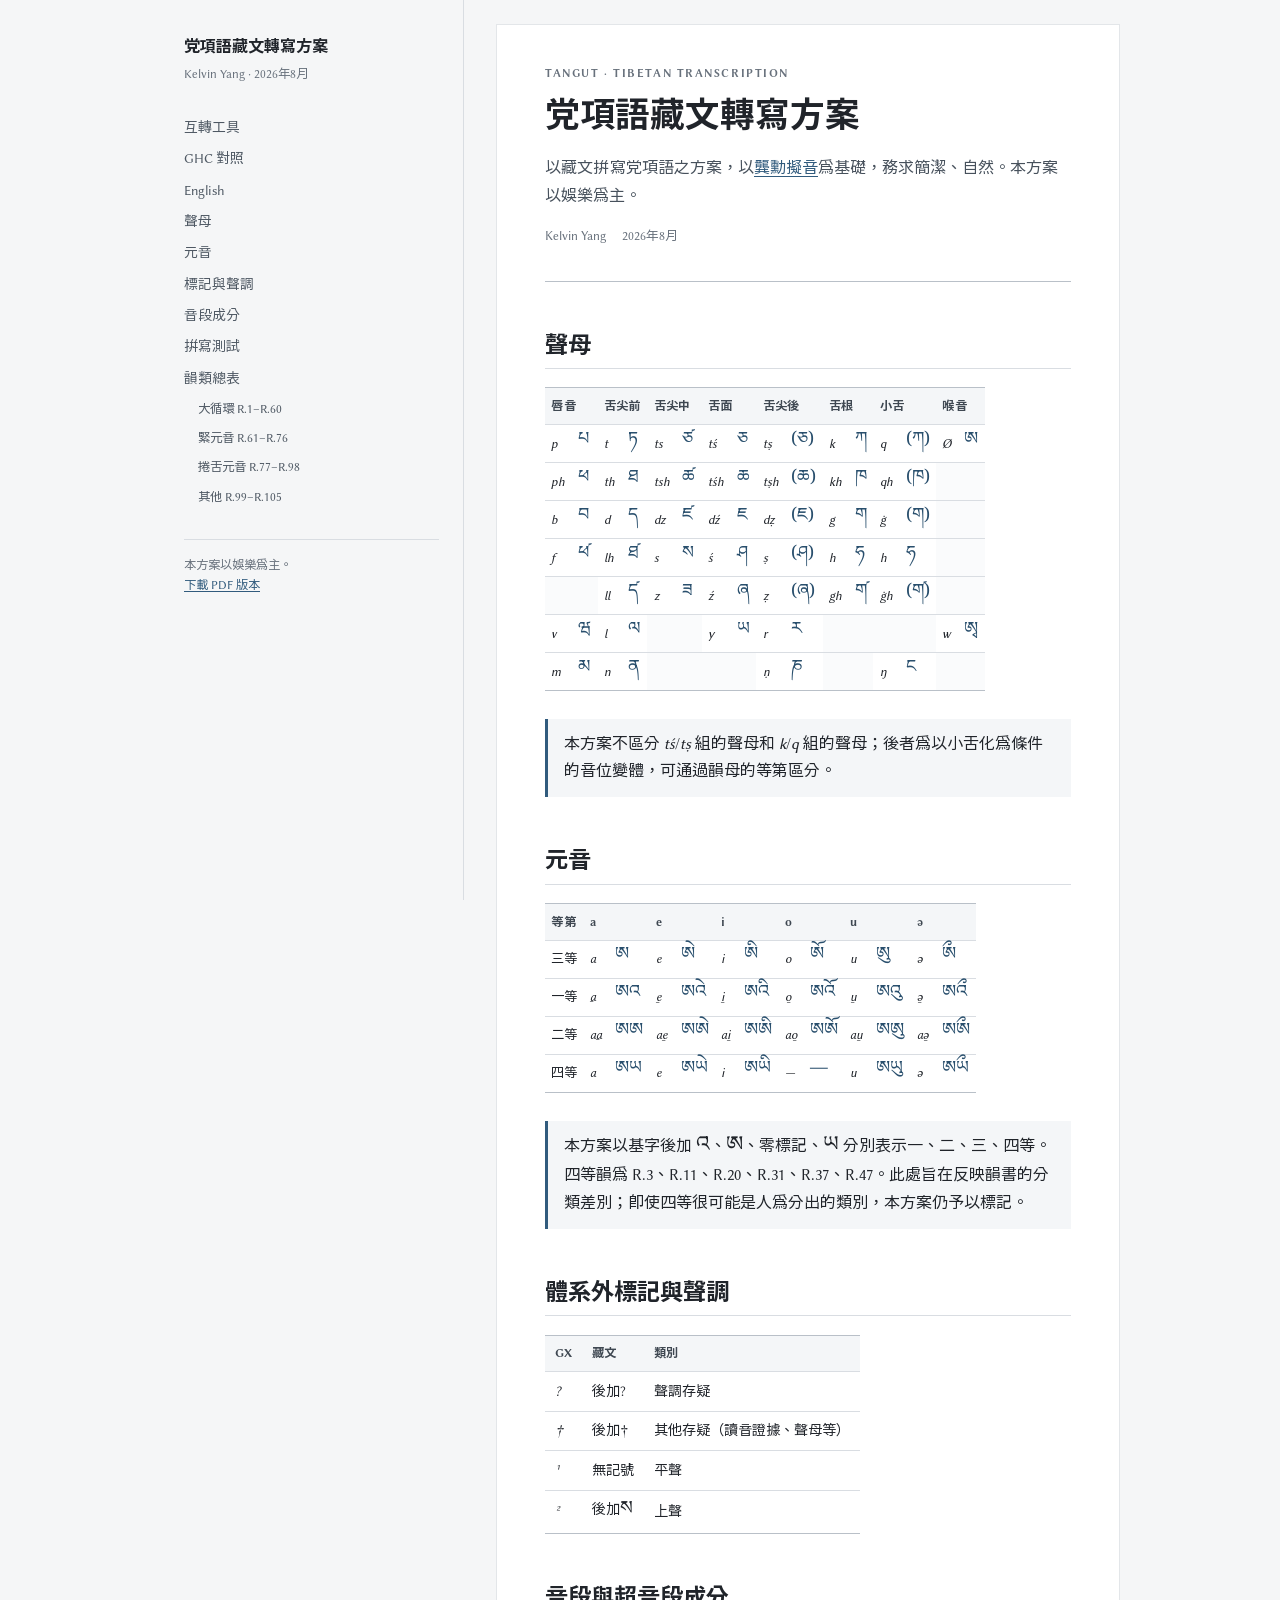
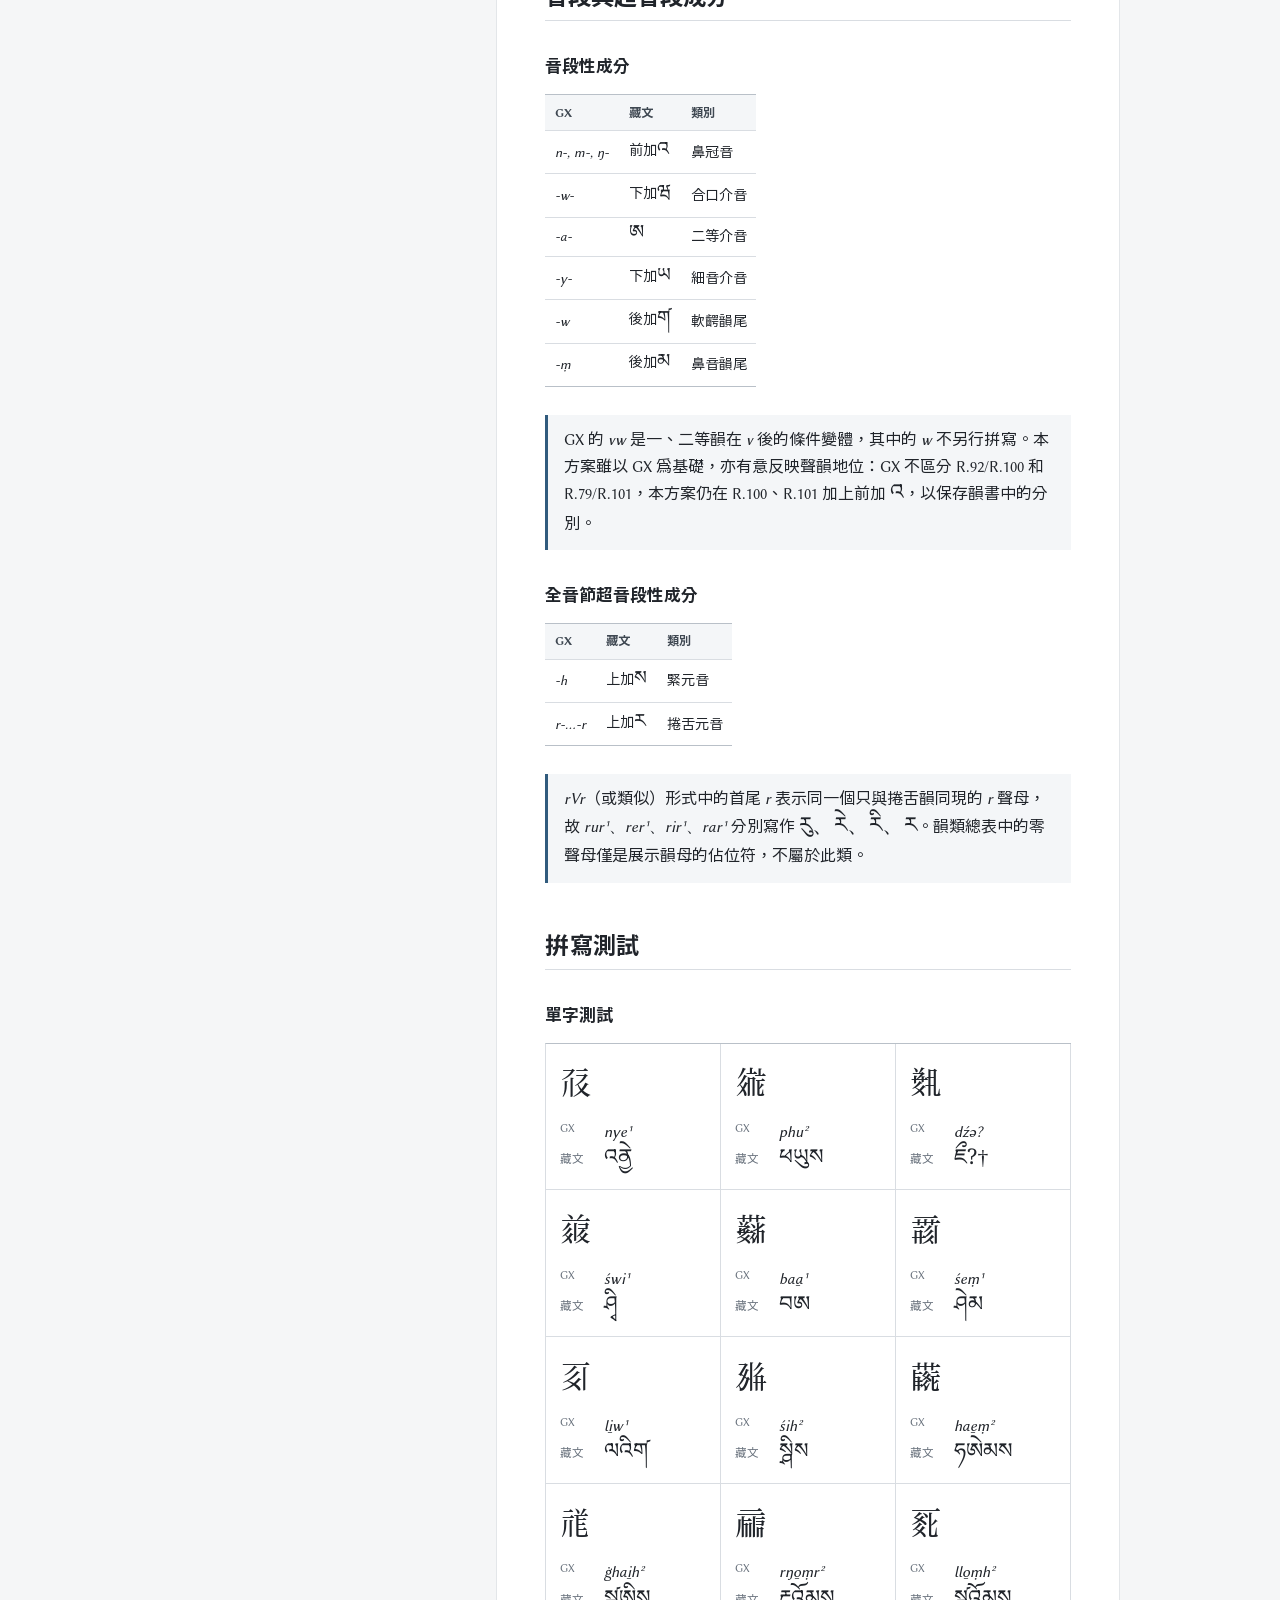
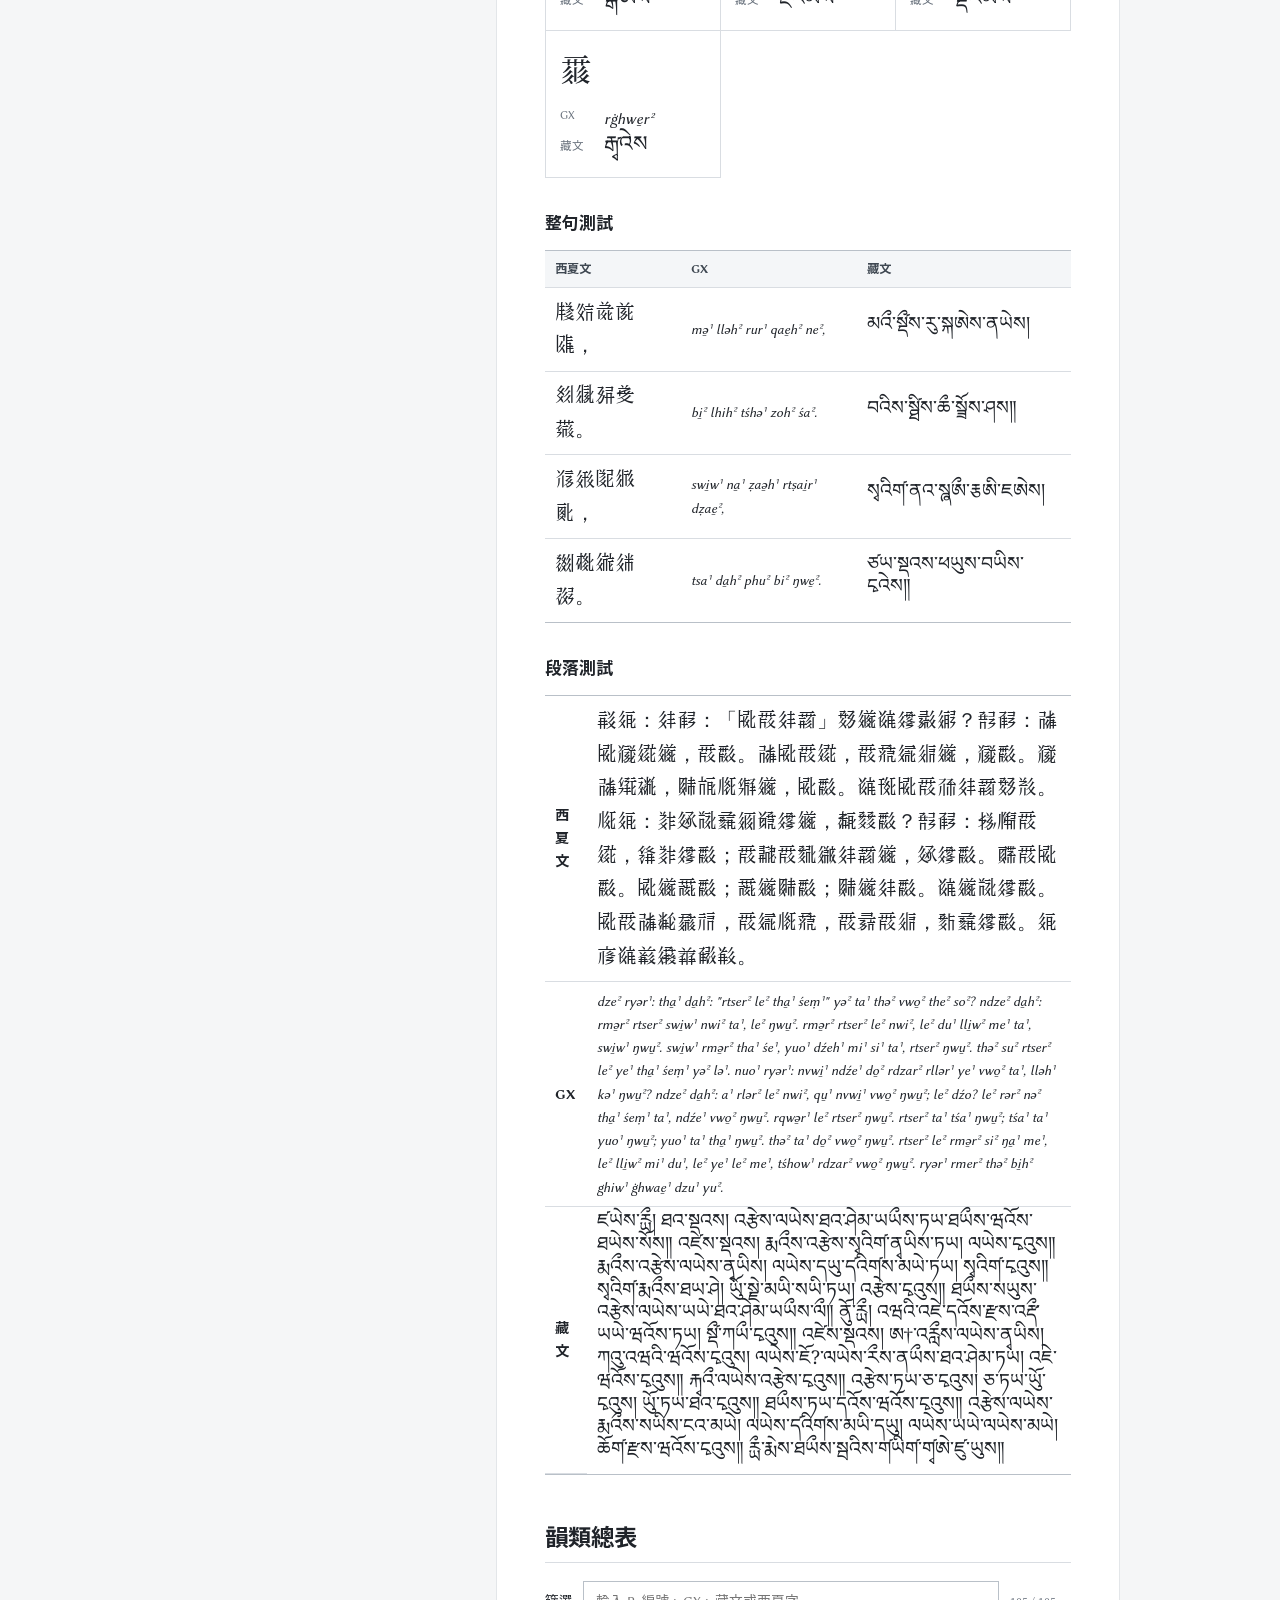
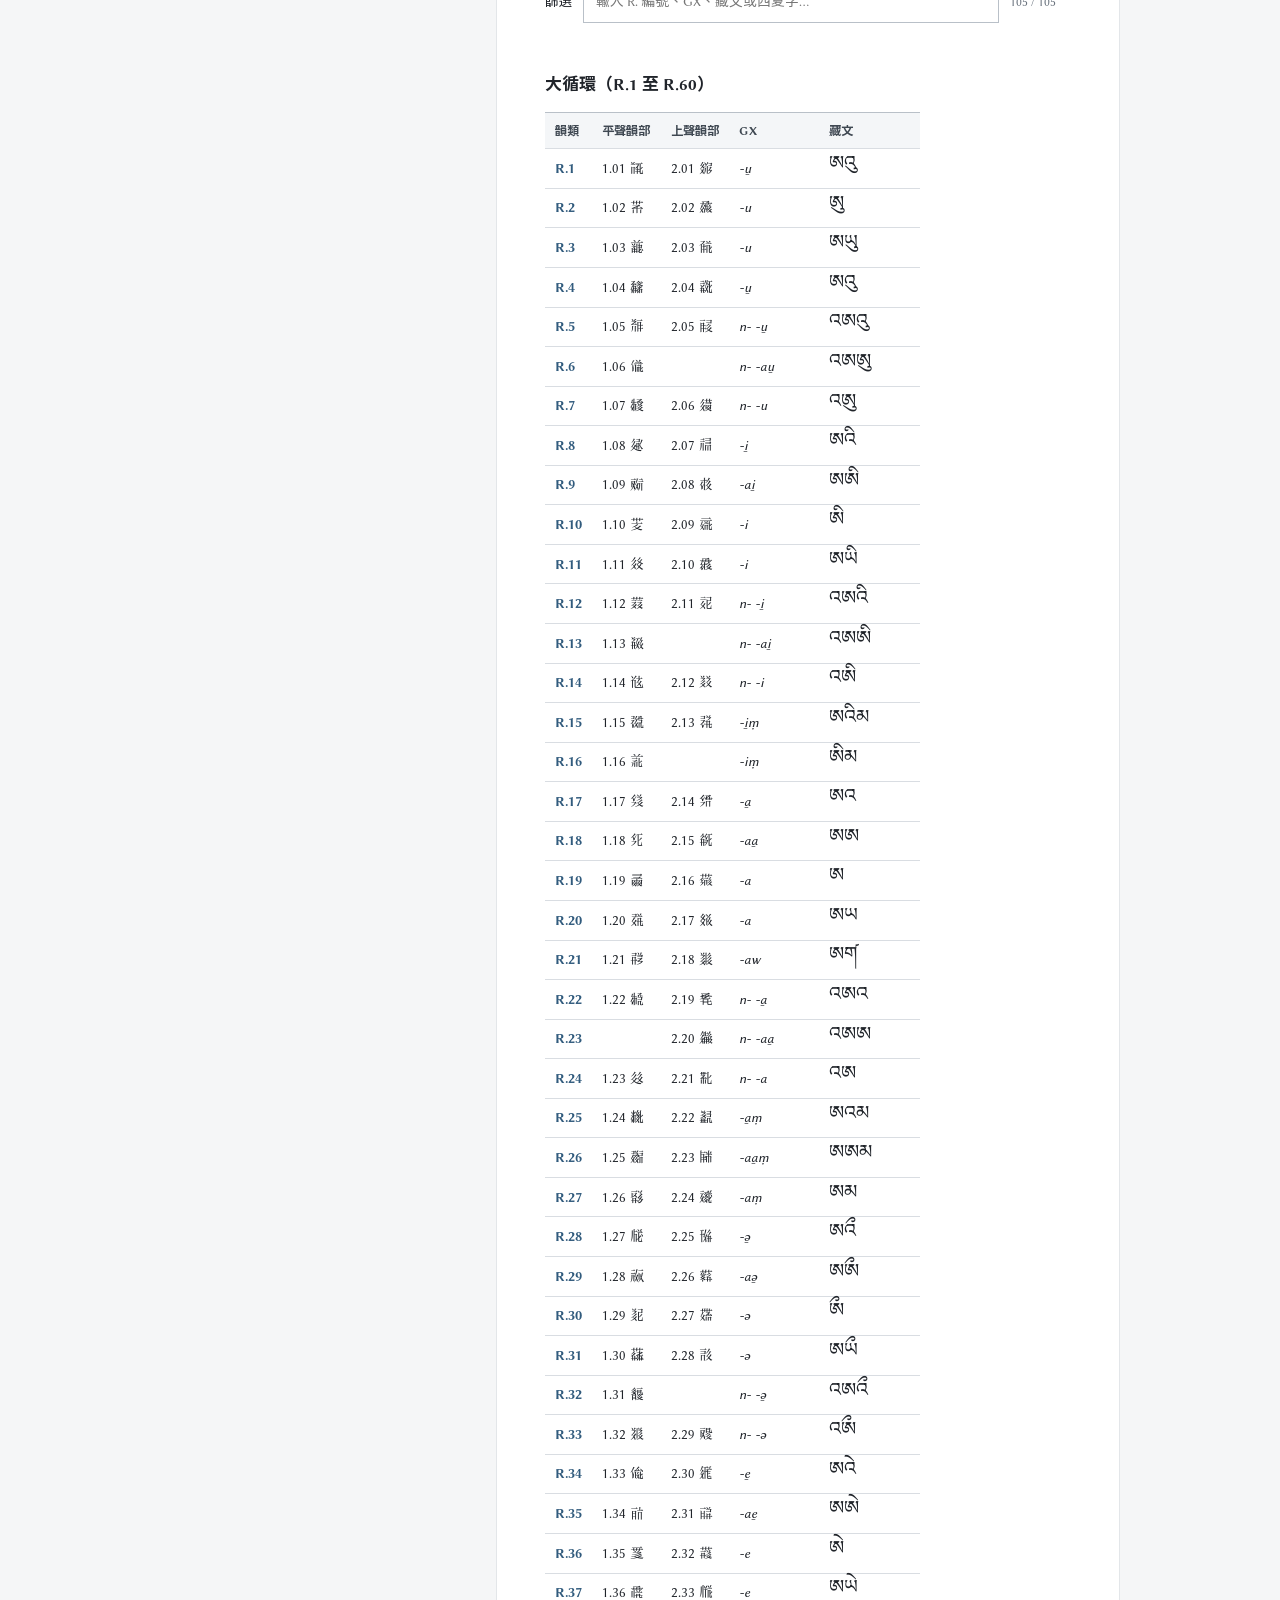
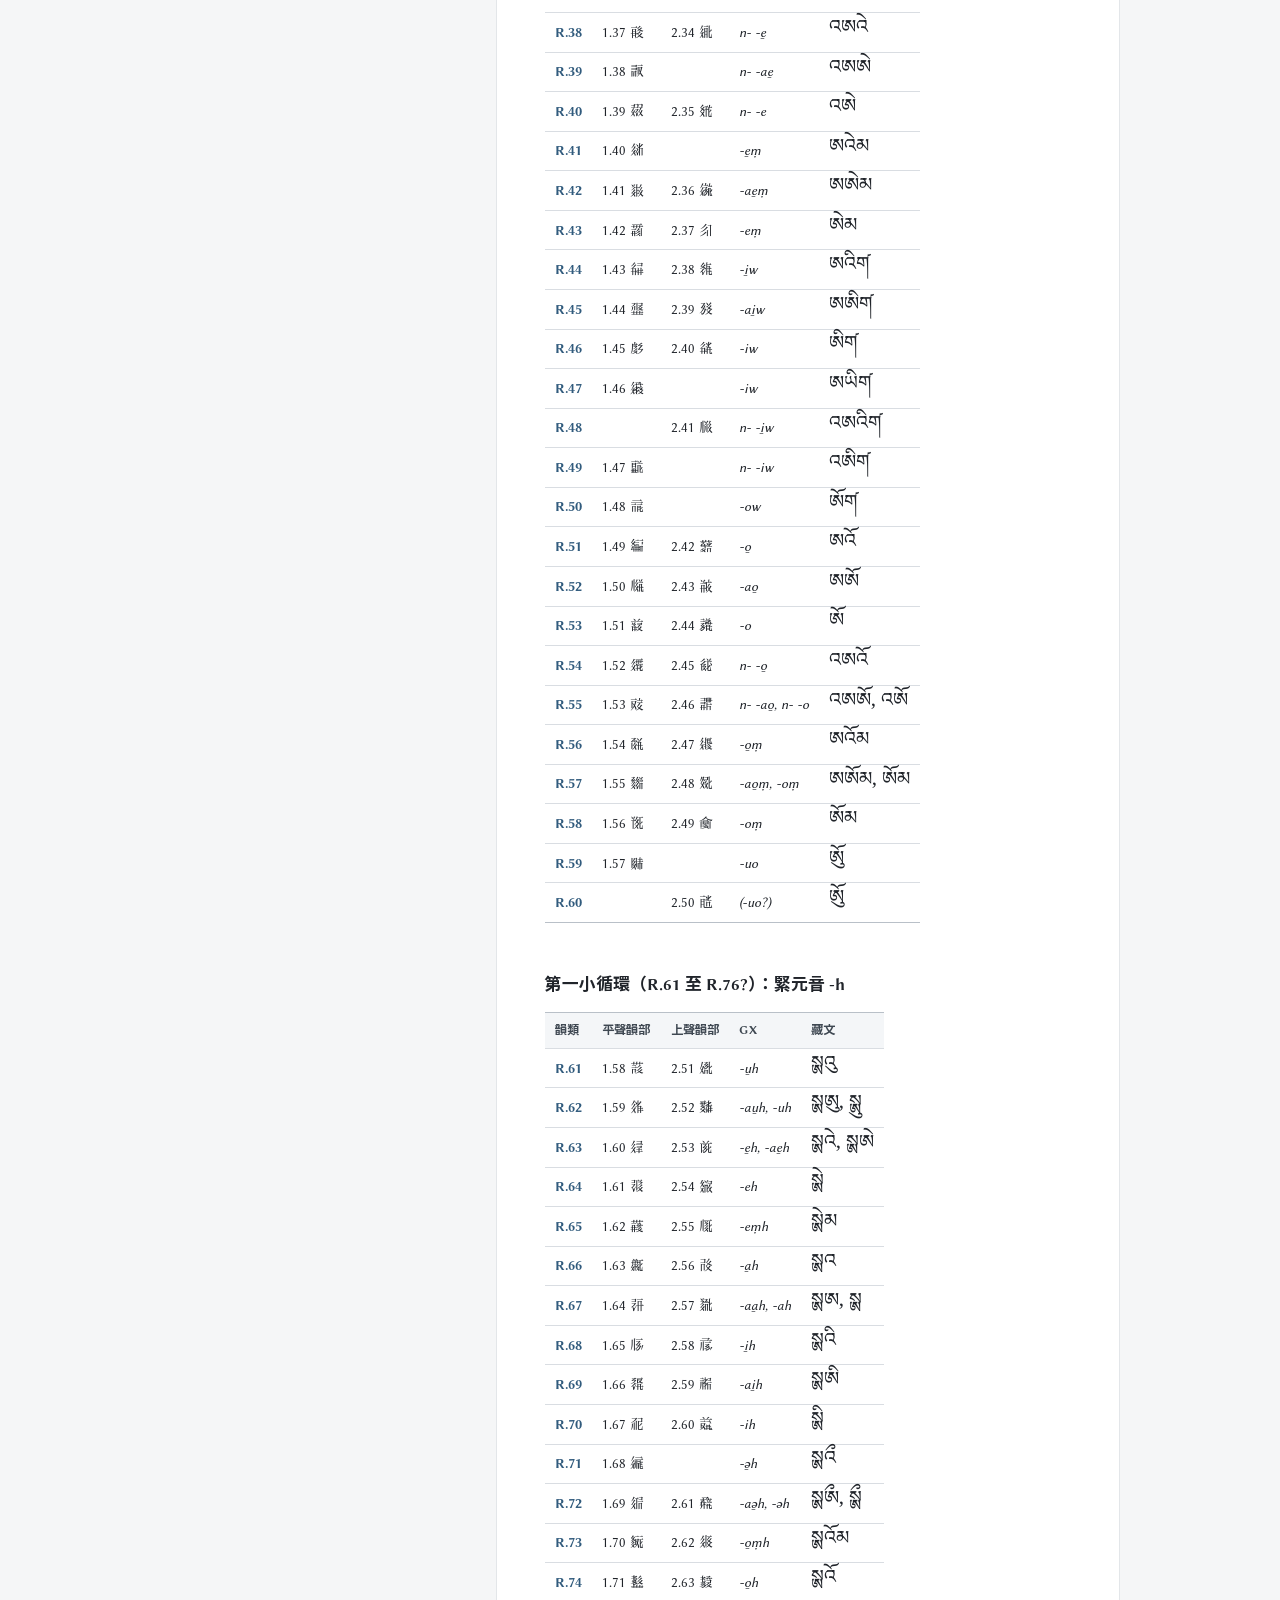
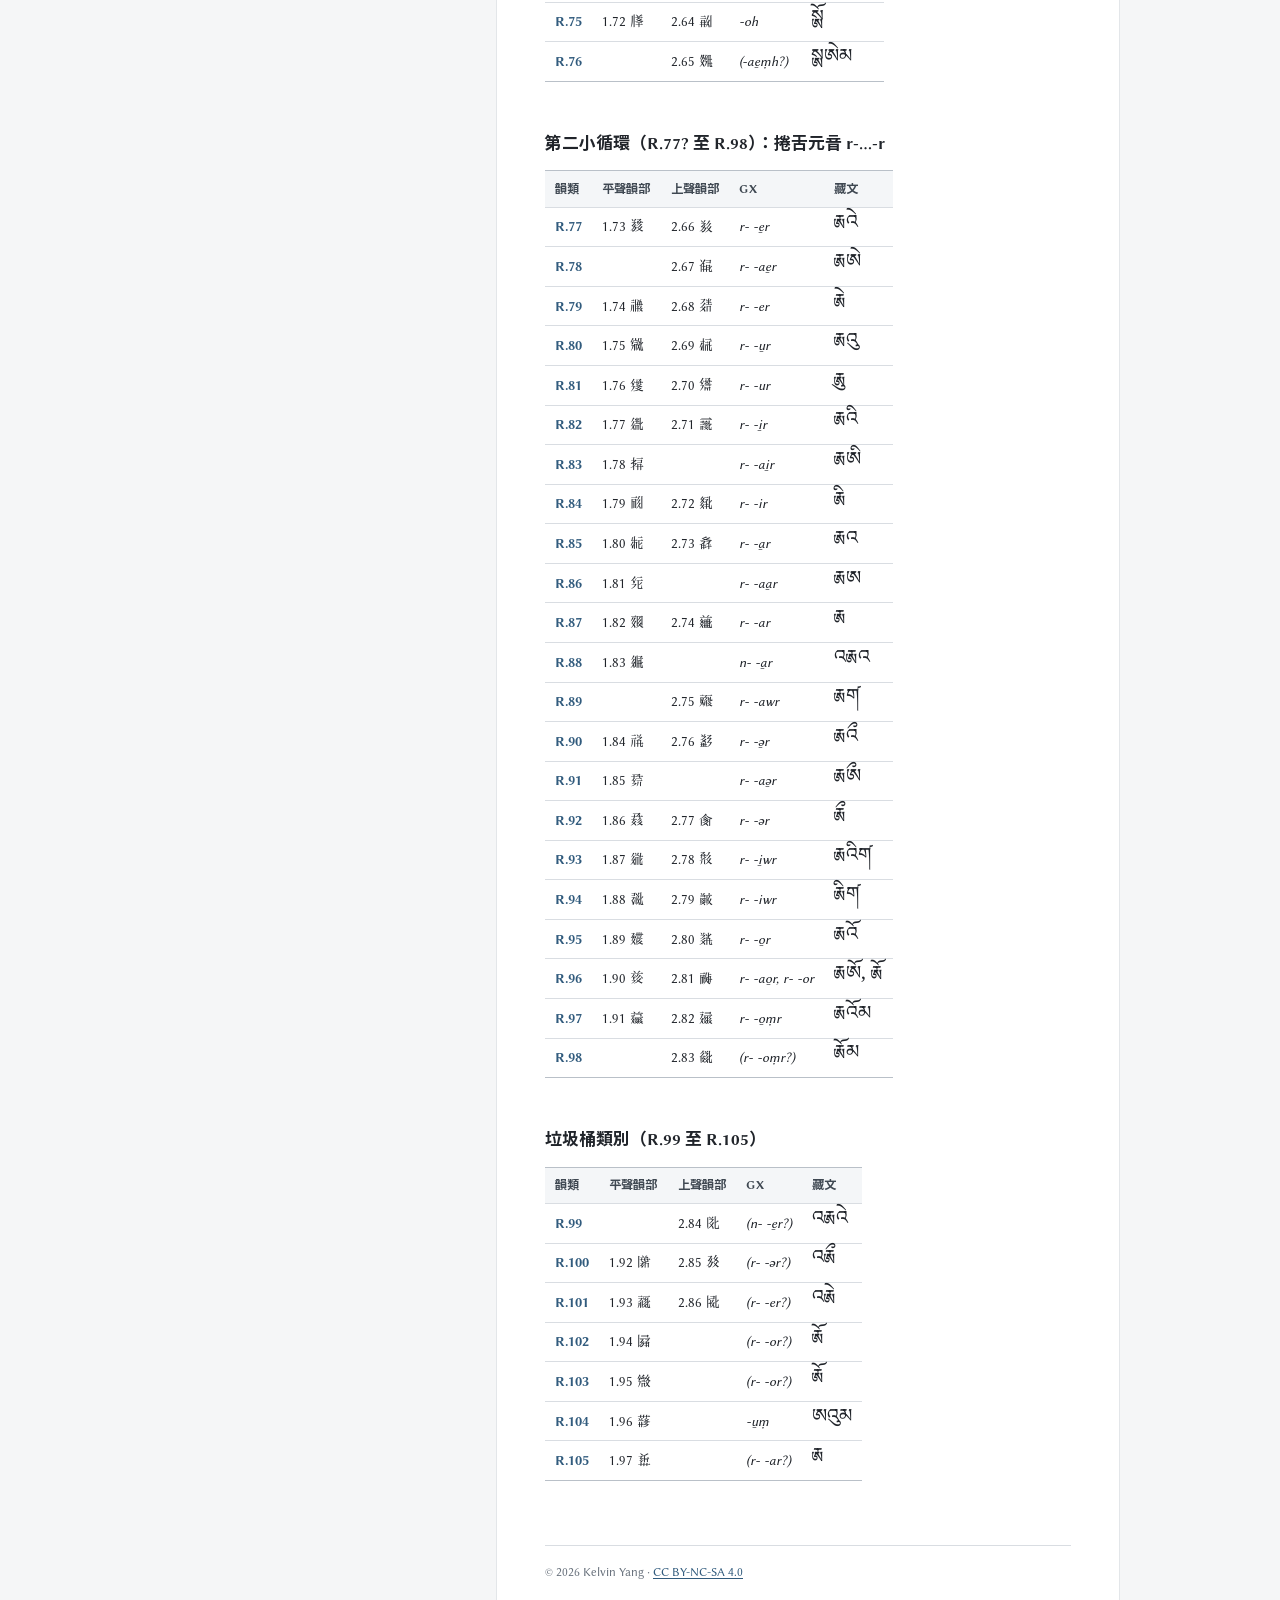
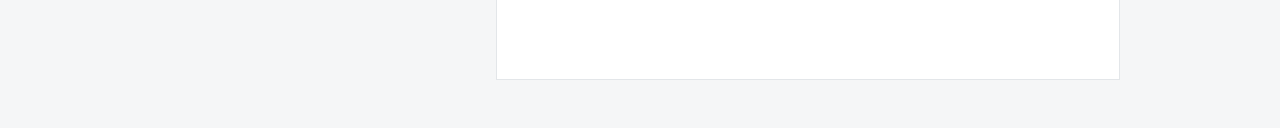
<file: 党項語藏文轉寫方案.html>
<!doctype html>
<html lang="zh-Hant">
<head>
  <meta charset="utf-8">
  <meta name="viewport" content="width=device-width, initial-scale=1">
  <meta name="description" content="以藏文拼寫党項語的轉寫方案，基於龔勳擬音。">
  <link rel="license" href="https://creativecommons.org/licenses/by-nc-sa/4.0/">
  <title>党項語藏文轉寫方案</title>
  <link rel="preload" href="fonts/NotoSerifTangut-Page.woff2?v=tangut-page-20260811" as="font" type="font/woff2" crossorigin fetchpriority="high">
  <link rel="preload" href="fonts/shanggu-web/ShangguSans-Regular-core.woff2?v=shanggu-web-v8" as="font" type="font/woff2" crossorigin>
  <link rel="preload" href="fonts/shanggu-web/ShangguSans-Bold-core.woff2?v=shanggu-web-v8" as="font" type="font/woff2" crossorigin>
  <link rel="stylesheet" href="fonts/shanggu-web.css?v=shanggu-web-v8">
  <link rel="stylesheet" href="scheme.css?v=20260811">
</head>
<body>
  <div class="layout">
    <aside class="rail">
      <div class="seal" aria-hidden="true">党項</div>
      <p class="rail-title">党項語藏文轉寫方案</p>
      <p class="rail-meta">Kelvin Yang · 2026年8月</p>
      <nav aria-label="章節導航">
        <a href="converter/">互轉工具</a><a href="ghc-comparison/">GHC 對照</a><a href="党項語藏文轉寫方案-en.html">English</a><a href="#initials">聲母</a><a href="#vowels">元音</a><a href="#marks">標記與聲調</a>
        <a href="#segments">音段成分</a><a href="#tests">拼寫測試</a><a href="#rhymes">韻類總表</a>
        <a class="sub" href="#cycle-main">大循環 R.1–R.60</a>
        <a class="sub" href="#cycle-tight">緊元音 R.61–R.76</a>
        <a class="sub" href="#cycle-retroflex">捲舌元音 R.77–R.98</a>
        <a class="sub" href="#cycle-misc">其他 R.99–R.105</a>
      </nav>
      <p class="rail-foot">本方案以娛樂爲主。<br><a href="党項語藏文轉寫方案.pdf">下載 PDF 版本</a></p>
    </aside>

    <main>
      <header class="hero">
        <p class="eyebrow">Tangut · Tibetan transcription</p>
        <h1>党項語藏文轉寫方案</h1>
        <p class="lead">以藏文拼寫党項語之方案，以<a href="https://semakosa.github.io/tangut-pronunciation-db/docs/GX202411-zh.html">龔勳擬音</a>爲基礎，務求簡潔、自然。本方案以娛樂爲主。</p>
        <div class="hero-meta"><span>Kelvin Yang</span><span>2026年8月</span></div>
      </header>

      <section id="initials">
        <div class="section-head"><span class="section-no">01</span><h2>聲母</h2></div>
        <div class="table-wrap"><table class="matrix" id="initial-table"></table></div>
        <p class="note">本方案不區分 <span class="phonetic">tś</span>/<span class="phonetic">tṣ</span> 組的聲母和 <span class="phonetic">k</span>/<span class="phonetic">q</span> 組的聲母；後者爲以小舌化爲條件的音位變體，可通過韻母的等第區分。</p>
      </section>

      <section id="vowels">
        <div class="section-head"><span class="section-no">02</span><h2>元音</h2></div>
        <div class="table-wrap"><table class="matrix" id="vowel-table"></table></div>
        <p class="note">本方案以基字後加 <span class="tibetan">འ</span>、<span class="tibetan">ཨ</span>、零標記、<span class="tibetan">ཡ</span> 分別表示一、二、三、四等。四等韻爲 R.3、R.11、R.20、R.31、R.37、R.47。此處旨在反映韻書的分類差別；即使四等很可能是人爲分出的類別，本方案仍予以標記。</p>
      </section>

      <section id="marks">
        <div class="section-head"><span class="section-no">03</span><h2>體系外標記與聲調</h2></div>
        <div class="table-wrap compact"><table><thead><tr><th>GX</th><th>藏文</th><th>類別</th></tr></thead><tbody>
          <tr><td class="phonetic">?</td><td>後加?</td><td>聲調存疑</td></tr>
          <tr><td class="phonetic">†</td><td>後加†</td><td>其他存疑（讀音證據、聲母等）</td></tr>
          <tr><td class="phonetic">¹</td><td>無記號</td><td>平聲</td></tr>
          <tr><td class="phonetic">²</td><td>後加<span class="tibetan">ས</span></td><td>上聲</td></tr>
        </tbody></table></div>
      </section>

      <section id="segments">
        <div class="section-head"><span class="section-no">04</span><h2>音段與超音段成分</h2></div>
        <h3>音段性成分</h3>
        <div class="table-wrap compact"><table><thead><tr><th>GX</th><th>藏文</th><th>類別</th></tr></thead><tbody>
          <tr><td class="phonetic">n-, m-, ŋ-</td><td>前加<span class="tibetan">འ</span></td><td>鼻冠音</td></tr>
          <tr><td class="phonetic">-w-</td><td>下加<span class="tibetan">ཝ</span></td><td>合口介音</td></tr>
          <tr><td class="phonetic">-a-</td><td class="tibetan">ཨ</td><td>二等介音</td></tr>
          <tr><td class="phonetic">-y-</td><td>下加<span class="tibetan">ཡ</span></td><td>細音介音</td></tr>
          <tr><td class="phonetic">-w</td><td>後加<span class="tibetan">ག༹</span></td><td>軟齶韻尾</td></tr>
          <tr><td class="phonetic">-ṃ</td><td>後加<span class="tibetan">མ</span></td><td>鼻音韻尾</td></tr>
        </tbody></table></div>
        <p class="note">GX 的 <span class="phonetic">vw</span> 是一、二等韻在 <span class="phonetic">v</span> 後的條件變體，其中的 <span class="phonetic">w</span> 不另行拼寫。本方案雖以 GX 爲基礎，亦有意反映聲韻地位：GX 不區分 R.92/R.100 和 R.79/R.101，本方案仍在 R.100、R.101 加上前加 <span class="tibetan">འ</span>，以保存韻書中的分別。</p>
        <h3>全音節超音段性成分</h3>
        <div class="table-wrap compact"><table><thead><tr><th>GX</th><th>藏文</th><th>類別</th></tr></thead><tbody>
          <tr><td class="phonetic">-h</td><td>上加<span class="tibetan">ས</span></td><td>緊元音</td></tr>
          <tr><td class="phonetic">r-…-r</td><td>上加<span class="tibetan">ར</span></td><td>捲舌元音</td></tr>
        </tbody></table></div>
        <p class="note"><span class="phonetic">rVr</span>（或類似）形式中的首尾 <span class="phonetic">r</span> 表示同一個只與捲舌韻同現的 <span class="phonetic">r</span> 聲母，故 <span class="phonetic">rur¹、rer¹、rir¹、rar¹</span> 分別寫作 <span class="tibetan">རུ、རེ、རི、ར</span>。韻類總表中的零聲母僅是展示韻母的佔位符，不屬於此類。</p>
      </section>

      <section id="tests">
        <div class="section-head"><span class="section-no">05</span><h2>拼寫測試</h2></div>
        <h3>單字測試</h3><div class="cards" id="word-cards"></div>
        <h3>整句測試</h3>
        <div class="table-wrap"><table id="sentence-table"><thead><tr><th>西夏文</th><th>GX</th><th>藏文</th></tr></thead><tbody></tbody></table></div>
        <h3>段落測試</h3>
        <div class="table-wrap"><table><tbody>
          <tr><th>西夏文</th><td class="tangut">𘈒𗤄：𗢳𘒣：「𗎫𘟀𗢳𗵆」𘘣𗫂𘌽𗧘𘝶𗦜？𘘚𘒣：𗰜𗎫𗮔𗩱𗫂，𘟀𘟂。𗰜𗎫𘟀𗩱，𘟀𘟣𗦇𗤋𗫂，𗮔𘟂。𗮔𗰜𗋕𗡶，𘉐𗭍𗅋𗋃𗫂，𗎫𘟂。𘌽𗍊𗎫𘟀𗗙𗢳𗵆𘘣𘃞。𗅉𗤄：𘎳𗫻𘁟𗈞𗥃𘍦𗧘𗫂，𘓂𘙌𘟂？𘘚𘒣：𗈪𗆫𘟀𗩱，𗌭𘎳𗧘𘟂；𘟀𘘂𘟀𘙇𗫡𗢳𗵆𗫂，𗫻𗧘𘟂。𘓷𘟀𗎫𘟂。𗎫𗫂𗵘𘟂；𗵘𗫂𘉐𘟂；𘉐𗫂𗢳𘟂。𘌽𗫂𘁟𗧘𘟂。𗎫𘟀𗰜𘖀𗲠𗘺，𘟀𗦇𗅋𘟣，𘟀𘝵𘟀𗤋，𘘦𗈞𗧘𘟂。𗤄𗇋𘌽𗓨𗪲𗒐𘒩𘕤。</td></tr>
          <tr><th>GX</th><td class="phonetic">dze² ryər¹: tha̱¹ da̱h²: "rtser² le² tha̱¹ śeṃ¹" yə² ta¹ thə² vwo̱² the² so²? ndze² da̱h²: rmə̱r² rtser² swi̱w¹ nwi² ta¹, le² ŋwu̱². rmə̱r² rtser² le² nwi², le² du¹ lli̱w² me¹ ta¹, swi̱w¹ ŋwu̱². swi̱w¹ rmə̱r² tha¹ śe¹, yuo¹ dźeh¹ mi¹ si¹ ta¹, rtser² ŋwu̱². thə² su² rtser² le² ye¹ tha̱¹ śeṃ¹ yə² lə¹. nuo¹ ryər¹: nvwi̱¹ ndźe¹ do̱² rdzar² rllər¹ ye¹ vwo̱² ta¹, lləh¹ kə¹ ŋwu̱²? ndze² da̱h²: a¹ rlər² le² nwi², qu̱¹ nvwi̱¹ vwo̱² ŋwu̱²; le² dźo? le² rər² nə² tha̱¹ śeṃ¹ ta¹, ndźe¹ vwo̱² ŋwu̱². rqwə̱r¹ le² rtser² ŋwu̱². rtser² ta¹ tśa¹ ŋwu̱²; tśa¹ ta¹ yuo¹ ŋwu̱²; yuo¹ ta¹ tha̱¹ ŋwu̱². thə² ta¹ do̱² vwo̱² ŋwu̱². rtser² le² rmə̱r² si² ŋa̱¹ me¹, le² lli̱w² mi¹ du¹, le² ye¹ le² me¹, tśhow¹ rdzar² vwo̱² ŋwu̱². ryər¹ rmer² thə² bi̱h² ghiw¹ ġhwae̱¹ dzu¹ yu².</td></tr>
          <tr><th>藏文</th><td class="tibetan">ཛཡེས་རྻྀ། ཐའ་སྡའས། འརྩེས་ལཡེས་ཐའ་ཤེམ་ཡཡྀས་ཏཡ་ཐཡྀས་ཝའོས་ཐཡེས་སོས༎ འཛེས་སྡའས། རྨའྀས་འརྩེས་སྭའིག༹་ནྭཡིས་ཏཡ། ལཡེས་ངྭའུས༎ རྨའྀས་འརྩེས་ལཡེས་ནྭཡིས། ལཡེས་དཡུ་ད༹འིག༹ས་མཡེ་ཏཡ། སྭའིག༹་ངྭའུས༎ སྭའིག༹་རྨའྀས་ཐཡ་ཤེ། ཡོུ་སྗེ་མཡི་སཡི་ཏཡ། འརྩེས་ངྭའུས༎ ཐཡྀས་སཡུས་འརྩེས་ལཡེས་ཡཡེ་ཐའ་ཤེམ་ཡཡྀས་ལྀ༎ ནོུ་རྻྀ། འཝའི་འཇེ་དའོས་རྫས་འརྡྀ༹་ཡཡེ་ཝའོས་ཏཡ། སྡྀ༹་ཀཡྀ་ངྭའུས༎ འཛེས་སྡའས། ཨ†་འརླྀས་ལཡེས་ནྭཡིས། ཀའུ་འཝའི་ཝའོས་ངྭའུས། ལཡེས་ཇོ?་ལཡེས་རྀས་ནཡྀས་ཐའ་ཤེམ་ཏཡ། འཇེ་ཝའོས་ངྭའུས༎ རྐྭའྀ་ལཡེས་འརྩེས་ངྭའུས༎ འརྩེས་ཏཡ་ཅ་ངྭའུས། ཅ་ཏཡ་ཡོུ་ངྭའུས། ཡོུ་ཏཡ་ཐའ་ངྭའུས༎ ཐཡྀས་ཏཡ་དའོས་ཝའོས་ངྭའུས༎ འརྩེས་ལཡེས་རྨའྀས་སཡིས་ངའ་མཡེ། ལཡེས་ད༹འིག༹ས་མཡི་དཡུ། ལཡེས་ཡཡེ་ལཡེས་མཡེ། ཆོག༹་རྫས་ཝའོས་ངྭའུས༎ རྻྀ་རྨེས་ཐཡྀས་སྦའིས་ག༹ཡིག༹་གྭ༹ཨེ་ཛུ་ཡུས༎</td></tr>
        </tbody></table></div>
      </section>

      <section id="rhymes">
        <div class="section-head"><span class="section-no">06</span><h2>韻類總表</h2></div>
        <div class="filter"><label for="rhyme-filter">篩選</label><input id="rhyme-filter" type="search" placeholder="輸入 R. 編號、GX、藏文或西夏字…"><span class="count" id="rhyme-count"></span></div>
        <div id="rhyme-groups"></div>
      </section>

      <footer>© 2026 Kelvin Yang · <a rel="license" href="https://creativecommons.org/licenses/by-nc-sa/4.0/deed.zh-hant">CC BY-NC-SA 4.0</a></footer>
    </main>
  </div>

  <script>
    const initials = {
      groups: ["唇音", "舌尖前", "舌尖中", "舌面", "舌尖後", "舌根", "小舌", "喉音"],
      rows: [
        [["p","པ"],["t","ཏ"],["ts","ཙ"],["tś","ཅ"],["tṣ","(ཅ)"],["k","ཀ"],["q","(ཀ)"],["Ø","ཨ"]],
        [["ph","ཕ"],["th","ཐ"],["tsh","ཚ"],["tśh","ཆ"],["tṣh","(ཆ)"],["kh","ཁ"],["qh","(ཁ)"],["",""]],
        [["b","བ"],["d","ད"],["dz","ཛ"],["dź","ཇ"],["dẓ","(ཇ)"],["g","ག"],["ġ","(ག)"],["",""]],
        [["f","ཕ༹"],["lh","ཐ༹"],["s","ས"],["ś","ཤ"],["ṣ","(ཤ)"],["h","ཧ"],["h","ཧ"],["",""]],
        [["",""] ,["ll","ད༹"],["z","ཟ"],["ź","ཞ"],["ẓ","(ཞ)"],["gh","ག༹"],["ġh","(ག༹)"],["",""]],
        [["v","ཝ"],["l","ལ"],["",""] ,["y","ཡ"],["r","ར"],["",""] ,["",""] ,["w","ཨྭ"]],
        [["m","མ"],["n","ན"],["",""] ,["",""] ,["ṇ","ཎ"],["",""] ,["ŋ","ང"],["",""]]
      ]
    };
    const vowels = {
      groups: ["等第", "a", "e", "i", "o", "u", "ə"],
      rows: [
        ["三等",["a","ཨ"],["e","ཨེ"],["i","ཨི"],["o","ཨོ"],["u","ཨུ"],["ə","ཨྀ"]],
        ["一等",["a̱","ཨའ"],["e̱","ཨའེ"],["i̱","ཨའི"],["o̱","ཨའོ"],["u̱","ཨའུ"],["ə̱","ཨའྀ"]],
        ["二等",["aa̱","ཨཨ"],["ae̱","ཨཨེ"],["ai̱","ཨཨི"],["ao̱","ཨཨོ"],["au̱","ཨཨུ"],["aə̱","ཨཨྀ"]],
        ["四等",["a","ཨཡ"],["e","ཨཡེ"],["i","ཨཡི"],["—","—"],["u","ཨཡུ"],["ə","ཨཡྀ"]]
      ]
    };
    const words = [
      ["𗗔","nye¹","འནྱེ"],
      ["𗨁","phu²","ཕཡུས"],
      ["𘝦","dźə?","ཇྀ?†"],
      ["𗒱","świ¹","ཤྭི"],
      ["𗞽","baa̱¹","བཨ"],
      ["𗵆","śeṃ¹","ཤེམ"],
      ["𘈩","li̱w¹","ལའིག༹"],
      ["𗉝","śih²","སྴིས"],
      ["𗞠","hae̱ṃ²","ཧཨེམས"],
      ["𗙏","ġhai̱h²","སྒ༹ཨིས"],
      ["𗄑","rŋo̱ṃr²","རྔའོམས"],
      ["𗀖","llo̱ṃh²","སྡ༹འོམས"],
      ["𗵌","rġhwe̱r²","རྒྭ༹འེས"]
    ];
    const sentences = [
      ["𗹦𗼻𗯨𗐯𗂥，","mə̱¹ lləh² rur¹ qae̱h² ne²,","མའྀ་སྡྀ༹ས་རུ་སྐཨེས་ནཡེས།"],
      ["𗾔𗼑𗉘𘝨𗜓。","bi̱² lhih² tśhə¹ zoh² śa².","བའིས་སྠི༹ས་ཆྀ་སྯོས་ཤས༎"],
      ["𗭼𗤼𗂈𗼛𘚢，","swi̱w¹ na̱¹ ẓaə̱h¹ rtṣai̱r¹ dẓae̱²,","སྭའིག༹་ནའ་སྮཨྀ་རྕཨི་ཇཨེས།"],
      ["𗉅𗎒𗨁𗤢𗖠。","tsa¹ da̱h² phu² bi² ŋwe̱².","ཙཡ་སྡའས་ཕཡུས་བཡིས་ངྭའེས༎"]
    ];
    const rhymeGroups = [
      { id:"cycle-main", title:"大循環（R.1 至 R.60）", rows:`
R.1|1.01 𘁨|2.01 𗾴|-u̱|ཨའུ
R.2|1.02 𘜲|2.02 𗲺|-u|ཨུ
R.3|1.03 𗔠|2.03 𘆶|-u|ཨཡུ
R.4|1.04 𘙼|2.04 𘓩|-u̱|ཨའུ
R.5|1.05 𘃠|2.05 𗷪|n- -u̱|འཨའུ
R.6|1.06 𗃴||n- -au̱|འཨཨུ
R.7|1.07 𗴢|2.06 𗩈|n- -u|འཨུ
R.8|1.08 𗬃|2.07 𗙐|-i̱|ཨའི
R.9|1.09 𗠭|2.08 𗎃|-ai̱|ཨཨི
R.10|1.10 𗚋|2.09 𗄐|-i|ཨི
R.11|1.11 𗣣|2.10 𘒇|-i|ཨཡི
R.12|1.12 𗛁|2.11 𗵿|n- -i̱|འཨའི
R.13|1.13 𘎛||n- -ai̱|འཨཨི
R.14|1.14 𗮦|2.12 𘏗|n- -i|འཨི
R.15|1.15 𗗆|2.13 𗖗|-i̱ṃ|ཨའིམ
R.16|1.16 𗑃||-iṃ|ཨིམ
R.17|1.17 𗊡|2.14 𗊺|-a̱|ཨའ
R.18|1.18 𗉺|2.15 𗺩|-aa̱|ཨཨ
R.19|1.19 𗰭|2.16 𗜓|-a|ཨ
R.20|1.20 𘅄|2.17 𗾥|-a|ཨཡ
R.21|1.21 𘄢|2.18 𘏧|-aw|ཨག༹
R.22|1.22 𗴡|2.19 𘆕|n- -a̱|འཨའ
R.23||2.20 𗫬|n- -aa̱|འཨཨ
R.24|1.23 𗫴|2.21 𘜴|n- -a|འཨ
R.25|1.24 𘂦|2.22 𘟑|-a̱ṃ|ཨའམ
R.26|1.25 𘅻|2.23 𗹺|-aa̱ṃ|ཨཨམ
R.27|1.26 𘓾|2.24 𗶕|-aṃ|ཨམ
R.28|1.27 𗢁|2.25 𗍉|-ə̱|ཨའྀ
R.29|1.28 𗙌|2.26 𗞨|-aə̱|ཨཨྀ
R.30|1.29 𘎻|2.27 𗶽|-ə|ཨྀ
R.31|1.30 𗝚|2.28 𗸹|-ə|ཨཡྀ
R.32|1.31 𘚾||n- -ə̱|འཨའྀ
R.33|1.32 𘃔|2.29 𗠸|n- -ə|འཨྀ
R.34|1.33 𗃰|2.30 𗨾|-e̱|ཨའེ
R.35|1.34 𗷘|2.31 𗷛|-ae̱|ཨཨེ
R.36|1.35 𘟅|2.32 𗜙|-e|ཨེ
R.37|1.36 𘒋|2.33 𗆎|-e|ཨཡེ
R.38|1.37 𘈧|2.34 𗥉|n- -e̱|འཨའེ
R.39|1.38 𘘅||n- -ae̱|འཨཨེ
R.40|1.39 𘅡|2.35 𗾫|n- -e|འཨེ
R.41|1.40 𗣫||-e̱ṃ|ཨའེམ
R.42|1.41 𘐝|2.36 𗨆|-ae̱ṃ|ཨཨེམ
R.43|1.42 𗵆|2.37 𗼃|-eṃ|ཨེམ
R.44|1.43 𗺹|2.38 𗬦|-i̱w|ཨའིག༹
R.45|1.44 𗶥|2.39 𗉡|-ai̱w|ཨཨིག༹
R.46|1.45 𘝖|2.40 𗺶|-iw|ཨིག༹
R.47|1.46 𗪲||-iw|ཨཡིག༹
R.48||2.41 𗅢|n- -i̱w|འཨའིག༹
R.49|1.47 𘞘||n- -iw|འཨིག༹
R.50|1.48 𗄈||-ow|ཨོག༹
R.51|1.49 𘀁|2.42 𗟌|-o̱|ཨའོ
R.52|1.50 𗆉|2.43 𘋘|-ao̱|ཨཨོ
R.53|1.51 𗔆|2.44 𗚂|-o|ཨོ
R.54|1.52 𗫕|2.45 𘉼|n- -o̱|འཨའོ
R.55|1.53 𗠟|2.46 𘘁|n- -ao̱, n- -o|འཨཨོ, འཨོ
R.56|1.54 𘙾|2.47 𗫫|-o̱ṃ|ཨའོམ
R.57|1.55 𘙠|2.48 𗽕|-ao̱ṃ, -oṃ|ཨཨོམ, ཨོམ
R.58|1.56 𗭴|2.49 𗭃|-oṃ|ཨོམ
R.59|1.57 𘉐||-uo|ཨོུ
R.60||2.50 𗷢|(-uo?)|ཨོུ`},
      { id:"cycle-tight", title:"第一小循環（R.61 至 R.76?）：緊元音 -h", rows:`
R.61|1.58 𗚽|2.51 𗏒|-u̱h|སྸའུ
R.62|1.59 𗤧|2.52 𘞏|-au̱h, -uh|སྸཨུ, སྸུ
R.63|1.60 𗧎|2.53 𗐯|-e̱h, -ae̱h|སྸའེ, སྸཨེ
R.64|1.61 𗖞|2.54 𗿩|-eh|སྸེ
R.65|1.62 𗝾|2.55 𗅲|-eṃh|སྸེམ
R.66|1.63 𘟫|2.56 𗰗|-a̱h|སྸའ
R.67|1.64 𗕹|2.57 𘐓|-aa̱h, -ah|སྸཨ, སྸ
R.68|1.65 𗄩|2.58 𗇠|-i̱h|སྸའི
R.69|1.66 𗉁|2.59 𗙑|-ai̱h|སྸཨི
R.70|1.67 𗳃|2.60 𗒣|-ih|སྸི
R.71|1.68 𗨹||-ə̱h|སྸའྀ
R.72|1.69 𗥇|2.61 𗲸|-aə̱h, -əh|སྸཨྀ, སྸྀ
R.73|1.70 𘔸|2.62 𗥏|-o̱ṃh|སྸའོམ
R.74|1.71 𗶪|2.63 𘒵|-o̱h|སྸའོ
R.75|1.72 𗅼|2.64 𘈎|-oh|སྸོ
R.76||2.65 𗽌|(-ae̱ṃh?)|སྸཨེམ`},
      { id:"cycle-retroflex", title:"第二小循環（R.77? 至 R.98）：捲舌元音 r-…-r", rows:`
R.77|1.73 𗯿|2.66 𗯬|r- -e̱r|རྸའེ
R.78||2.67 𘌀|r- -ae̱r|རྸཨེ
R.79|1.74 𗙨|2.68 𗳭|r- -er|རྸེ
R.80|1.75 𗌈|2.69 𗎑|r- -u̱r|རྸའུ
R.81|1.76 𗋿|2.70 𗌏|r- -ur|རྸུ
R.82|1.77 𗨈|2.71 𗄛|r- -i̱r|རྸའི
R.83|1.78 𗈮||r- -ai̱r|རྸཨི
R.84|1.79 𗟶|2.72 𘊝|r- -ir|རྸི
R.85|1.80 𗴐|2.73 𗐔|r- -a̱r|རྸའ
R.86|1.81 𗉾||r- -aa̱r|རྸཨ
R.87|1.82 𗸪|2.74 𗔻|r- -ar|རྸ
R.88|1.83 𗧵||n- -a̱r|འརྸའ
R.89||2.75 𗡗|r- -awr|རྸག༹
R.90|1.84 𗙅|2.76 𘟐|r- -ə̱r|རྸའྀ
R.91|1.85 𗱘||r- -aə̱r|རྸཨྀ
R.92|1.86 𗲆|2.77 𗬼|r- -ər|རྸྀ
R.93|1.87 𗨎|2.78 𘜔|r- -i̱wr|རྸའིག༹
R.94|1.88 𗖬|2.79 𘞫|r- -iwr|རྸིག༹
R.95|1.89 𘈆|2.80 𘏴|r- -o̱r|རྸའོ
R.96|1.90 𗑑|2.81 𗟽|r- -ao̱r, r- -or|རྸཨོ, རྸོ
R.97|1.91 𗔶|2.82 𗡹|r- -o̱ṃr|རྸའོམ
R.98||2.83 𘊈|(r- -oṃr?)|རྸོམ`},
      { id:"cycle-misc", title:"垃圾桶類別（R.99 至 R.105）", rows:`
R.99||2.84 𗁌|(n- -e̱r?)|འརྸའེ
R.100|1.92 𗂴|2.85 𗉕|(r- -ər?)|འརྸྀ
R.101|1.93 𗹙|2.86 𗎫|(r- -er?)|འརྸེ
R.102|1.94 𗂌||(r- -or?)|རྸོ
R.103|1.95 𗌜||(r- -or?)|རྸོ
R.104|1.96 𗜰||-u̱ṃ|ཨའུམ
R.105|1.97 𗇜||(r- -ar?)|རྸ`}
    ];

    const el = (tag, className, text) => {
      const node = document.createElement(tag);
      if (className) node.className = className;
      if (text !== undefined) node.textContent = text;
      return node;
    };
    function renderInitials() {
      const table = document.querySelector('#initial-table');
      const head = el('thead'); const hr = el('tr');
      initials.groups.forEach(g => { const th = el('th', '', g); th.colSpan = 2; hr.append(th); });
      head.append(hr); table.append(head); const body = el('tbody');
      initials.rows.forEach(row => { const tr = el('tr'); row.forEach(pair => {
        tr.append(el('td', 'phonetic', pair[0]), el('td', 'tibetan', pair[1]));
      }); body.append(tr); }); table.append(body);
    }
    function renderVowels() {
      const table = document.querySelector('#vowel-table'); const head = el('thead'); const hr = el('tr');
      vowels.groups.forEach((g,i) => { const th=el('th','',g); th.colSpan=i?2:1; hr.append(th); }); head.append(hr); table.append(head);
      const body=el('tbody'); vowels.rows.forEach(row => { const tr=el('tr'); tr.append(el('td','',row[0]));
        row.slice(1).forEach(pair => tr.append(el('td','phonetic',pair[0]),el('td','tibetan',pair[1]))); body.append(tr); }); table.append(body);
    }
    function renderTests() {
      const cards=document.querySelector('#word-cards'); words.forEach(([tx,gx,bo]) => {
        const card=el('article','word-card'); card.append(el('span','tangut',tx)); const dl=el('dl');
        dl.append(el('dt','', 'GX'),el('dd','phonetic',gx),el('dt','', '藏文'),el('dd','tibetan',bo)); card.append(dl); cards.append(card);
      });
      const body=document.querySelector('#sentence-table tbody'); sentences.forEach(([tx,gx,bo]) => {
        const tr=el('tr'); tr.append(el('td','tangut',tx),el('td','phonetic',gx),el('td','tibetan',bo)); body.append(tr);
      });
    }
    function parsedRows(group) { return group.rows.trim().split('\n').map(line => line.split('|')); }
    function renderRhymes(query='') {
      const host=document.querySelector('#rhyme-groups'); host.replaceChildren(); let shown=0;
      rhymeGroups.forEach(group => {
        const rows=parsedRows(group).filter(row => row.join(' ').toLocaleLowerCase().includes(query));
        if (!rows.length) return; shown += rows.length;
        const section=el('section'); section.id=group.id; section.append(el('h3','',group.title));
        const wrap=el('div','table-wrap'); const table=el('table','rhyme-table');
        const head=el('thead'); const hr=el('tr'); ['韻類','平聲韻部','上聲韻部','GX','藏文'].forEach(x=>hr.append(el('th','',x))); head.append(hr); table.append(head);
        const body=el('tbody'); rows.forEach(row => { const tr=el('tr'); row.forEach((value,i)=>tr.append(el('td',i===3?'phonetic':i===4?'tibetan':'',value))); body.append(tr); });
        table.append(body); wrap.append(table); section.append(wrap); host.append(section);
      });
      document.querySelector('#rhyme-count').textContent=`${shown} / 105`;
    }
    renderInitials(); renderVowels(); renderTests(); renderRhymes();
    document.querySelector('#rhyme-filter').addEventListener('input', event => renderRhymes(event.target.value.trim().toLocaleLowerCase()));

  </script>
</body>
</html>
</file>
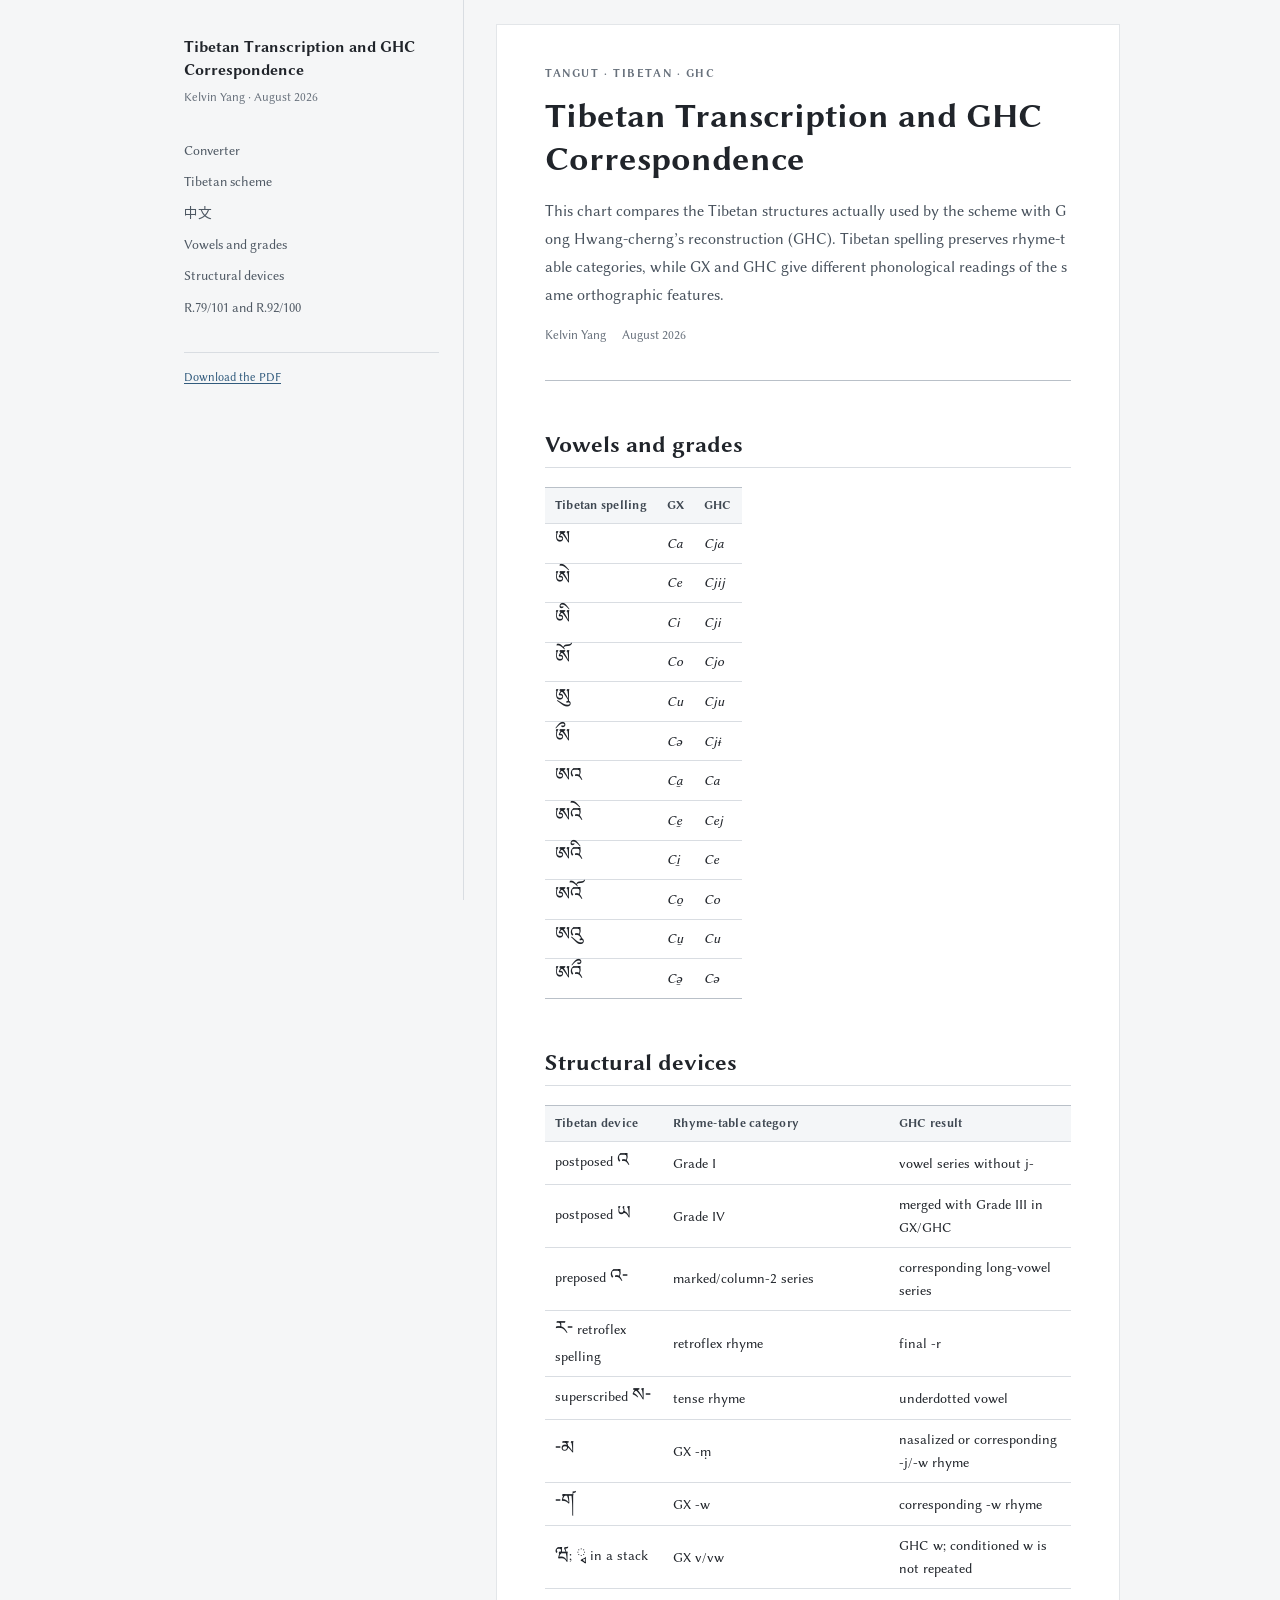
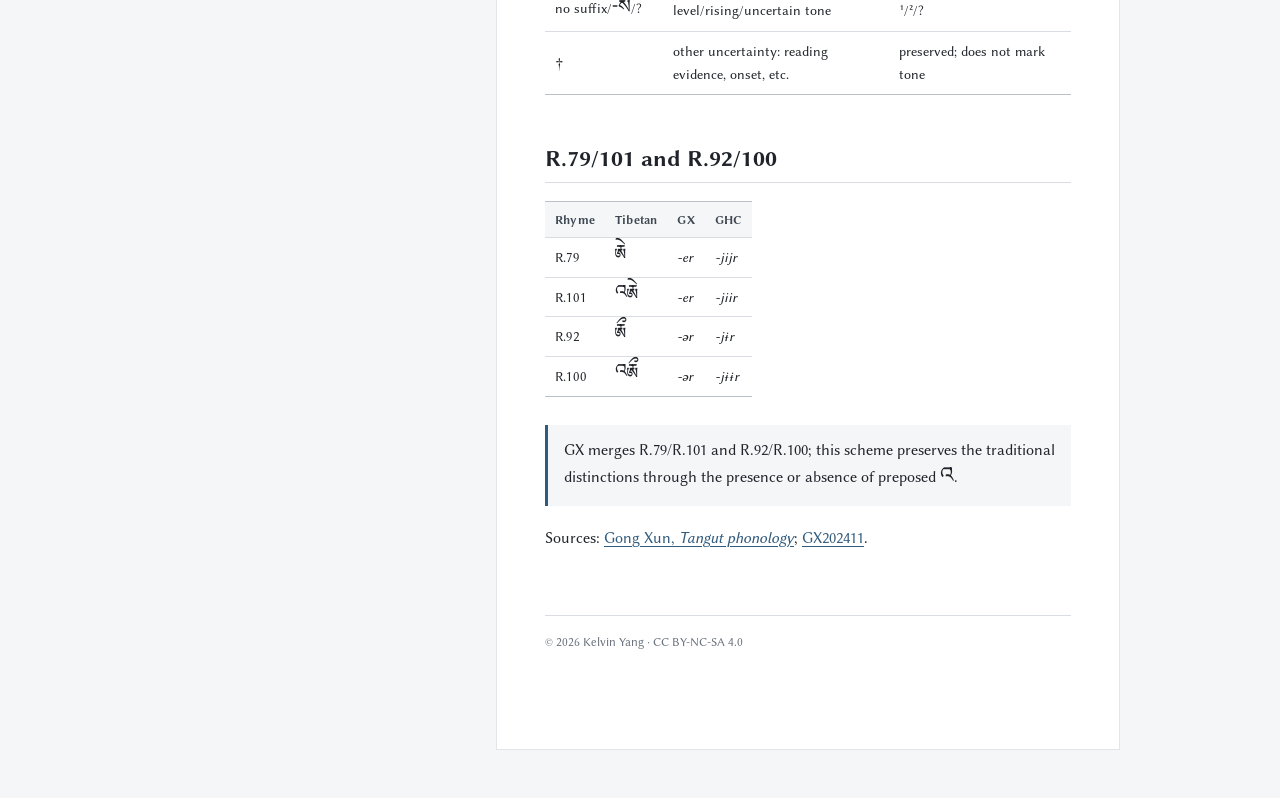
<file: ghc-comparison/index-en.html>
<!doctype html>
<html lang="en">
<head>
  <meta charset="utf-8">
  <meta name="viewport" content="width=device-width, initial-scale=1">
  <meta name="description" content="A structural correspondence chart between the Tangut Tibetan transcription and GHC.">
  <title>Tibetan Transcription and GHC Correspondence</title>
  <link rel="preload" href="../fonts/shanggu-web/ShangguSans-Regular-core.woff2?v=shanggu-web-v8" as="font" type="font/woff2" crossorigin>
  <link rel="preload" href="../fonts/shanggu-web/ShangguSans-Bold-core.woff2?v=shanggu-web-v8" as="font" type="font/woff2" crossorigin>
  <link rel="stylesheet" href="../fonts/shanggu-web.css?v=shanggu-web-v8">
  <link rel="stylesheet" href="../scheme.css?v=20260811">
</head>
<body>
  <div class="layout">
    <aside class="rail">
      <p class="rail-title">Tibetan Transcription and GHC Correspondence</p>
      <p class="rail-meta">Kelvin Yang · August 2026</p>
      <nav aria-label="Section navigation">
        <a href="../converter/">Converter</a>
        <a href="../党項語藏文轉寫方案-en.html">Tibetan scheme</a>
        <a href="index.html">中文</a>
        <a href="#vowels">Vowels and grades</a>
        <a href="#structures">Structural devices</a>
        <a href="#rhotic">R.79/101 and R.92/100</a>
      </nav>
      <p class="rail-foot"><a href="Tibetan-GHC-Correspondence.pdf">Download the PDF</a></p>
    </aside>
    <main>
      <header class="hero">
        <p class="eyebrow">Tangut · Tibetan · GHC</p>
        <h1>Tibetan Transcription and GHC Correspondence</h1>
        <p class="lead">This chart compares the Tibetan structures actually used by the scheme with Gong Hwang-cherng’s reconstruction (GHC). Tibetan spelling preserves rhyme-table categories, while GX and GHC give different phonological readings of the same orthographic features.</p>
        <div class="hero-meta"><span>Kelvin Yang</span><span>August 2026</span></div>
      </header>
      <section id="vowels">
        <div class="section-head"><span class="section-no">01</span><h2>Vowels and grades</h2></div>
        <div class="table-wrap"><table><thead><tr><th>Tibetan spelling</th><th>GX</th><th>GHC</th></tr></thead><tbody>
          <tr><td class="tibetan">ཨ</td><td class="phonetic">Ca</td><td class="phonetic">Cja</td></tr>
          <tr><td class="tibetan">ཨེ</td><td class="phonetic">Ce</td><td class="phonetic">Cjij</td></tr>
          <tr><td class="tibetan">ཨི</td><td class="phonetic">Ci</td><td class="phonetic">Cji</td></tr>
          <tr><td class="tibetan">ཨོ</td><td class="phonetic">Co</td><td class="phonetic">Cjo</td></tr>
          <tr><td class="tibetan">ཨུ</td><td class="phonetic">Cu</td><td class="phonetic">Cju</td></tr>
          <tr><td class="tibetan">ཨྀ</td><td class="phonetic">Cə</td><td class="phonetic">Cjɨ</td></tr>
          <tr><td class="tibetan">ཨའ</td><td class="phonetic">Ca̱</td><td class="phonetic">Ca</td></tr>
          <tr><td class="tibetan">ཨའེ</td><td class="phonetic">Ce̱</td><td class="phonetic">Cej</td></tr>
          <tr><td class="tibetan">ཨའི</td><td class="phonetic">Ci̱</td><td class="phonetic">Ce</td></tr>
          <tr><td class="tibetan">ཨའོ</td><td class="phonetic">Co̱</td><td class="phonetic">Co</td></tr>
          <tr><td class="tibetan">ཨའུ</td><td class="phonetic">Cu̱</td><td class="phonetic">Cu</td></tr>
          <tr><td class="tibetan">ཨའྀ</td><td class="phonetic">Cə̱</td><td class="phonetic">Cə</td></tr>
        </tbody></table></div>
      </section>
      <section id="structures">
        <div class="section-head"><span class="section-no">02</span><h2>Structural devices</h2></div>
        <div class="table-wrap"><table><thead><tr><th>Tibetan device</th><th>Rhyme-table category</th><th>GHC result</th></tr></thead><tbody>
          <tr><td>postposed <span class="tibetan">འ</span></td><td>Grade I</td><td>vowel series without <code>j-</code></td></tr>
          <tr><td>postposed <span class="tibetan">ཡ</span></td><td>Grade IV</td><td>merged with Grade III in GX/GHC</td></tr>
          <tr><td>preposed <span class="tibetan">འ-</span></td><td>marked/column-2 series</td><td>corresponding long-vowel series</td></tr>
          <tr><td><span class="tibetan">ར-</span> retroflex spelling</td><td>retroflex rhyme</td><td>final <code>-r</code></td></tr>
          <tr><td>superscribed <span class="tibetan">ས-</span></td><td>tense rhyme</td><td>underdotted vowel</td></tr>
          <tr><td><span class="tibetan">-མ</span></td><td>GX <code>-ṃ</code></td><td>nasalized or corresponding <code>-j/-w</code> rhyme</td></tr>
          <tr><td><span class="tibetan">-ག༹</span></td><td>GX <code>-w</code></td><td>corresponding <code>-w</code> rhyme</td></tr>
          <tr><td><span class="tibetan">ཝ</span>; <span class="tibetan">ྭ</span> in a stack</td><td>GX <code>v/vw</code></td><td>GHC <code>w</code>; conditioned <code>w</code> is not repeated</td></tr>
          <tr><td>no suffix/<span class="tibetan">-ས</span>/<code>?</code></td><td>level/rising/uncertain tone</td><td><code>¹/²/?</code></td></tr>
          <tr><td><code>†</code></td><td>other uncertainty: reading evidence, onset, etc.</td><td>preserved; does not mark tone</td></tr>
        </tbody></table></div>
      </section>
      <section id="rhotic">
        <div class="section-head"><span class="section-no">03</span><h2>R.79/101 and R.92/100</h2></div>
        <div class="table-wrap"><table><thead><tr><th>Rhyme</th><th>Tibetan</th><th>GX</th><th>GHC</th></tr></thead><tbody>
          <tr><td>R.79</td><td class="tibetan">རྸེ</td><td class="phonetic">-er</td><td class="phonetic">-jijr</td></tr>
          <tr><td>R.101</td><td class="tibetan">འརྸེ</td><td class="phonetic">-er</td><td class="phonetic">-jiir</td></tr>
          <tr><td>R.92</td><td class="tibetan">རྸྀ</td><td class="phonetic">-ər</td><td class="phonetic">-jɨr</td></tr>
          <tr><td>R.100</td><td class="tibetan">འརྸྀ</td><td class="phonetic">-ər</td><td class="phonetic">-jɨɨr</td></tr>
        </tbody></table></div>
        <p class="note">GX merges R.79/R.101 and R.92/R.100; this scheme preserves the traditional distinctions through the presence or absence of preposed <span class="tibetan">འ</span>.</p>
        <p>Sources: <a href="https://homepage.univie.ac.at/xun.gong/tangut/phonology-202409.html">Gong Xun, <cite>Tangut phonology</cite></a>; <a href="https://semakosa.github.io/tangut-pronunciation-db/docs/GX202411-zh.html">GX202411</a>.</p>
      </section>
      <footer>© 2026 Kelvin Yang · CC BY-NC-SA 4.0</footer>
    </main>
  </div>
</body>
</html>
</file>
<file: fonts/shanggu-web.css>
/* Generated by scripts/build-shanggu-webfonts.py. */@font-face{font-family:"Shanggu Web";src:url("shanggu-web/ShangguSans-Regular-core.woff2?v=shanggu-web-v8") format("woff2");font-weight:400;font-style:normal;font-display: swap;unicode-range:U+20-59,U+5B-7D,U+A9,U+AF,U+B2,U+B7,U+B9,U+D8,U+E3,U+129,U+169,U+1EA1,U+1EB9,U+1EBD,U+1ECB,U+1ECD,U+1EE5,U+2013,U+2018-2019,U+201C-201D,U+2020,U+2026,U+2163,U+2192,U+2194,U+25A0-25AB,U+3001-3002,U+300A-300F,U+3013,U+4E00,U+4E09-4E0B,U+4E0D,U+4E14,U+4E26,U+4E2D,U+4E3B,U+4E4B,U+4E5F,U+4E8C,U+4E92,U+4EA4,U+4EA6,U+4ECB,U+4ECD,U+4EE5,U+4EF6,U+4F46,U+4F4D,U+4F54,U+4F5C,U+4F7F,U+4F8B,U+4FDD,U+500B,U+50C5,U+512A,U+5143,U+5148,U+515A,U+5165,U+5169,U+5177,U+517C,U+518D,U+51A0,U+51FA,U+5206-5207,U+5217,U+5230,U+5236,U+5247,U+524D,U+529F-52A0,U+52F3,U+5316,U+5340,U+5373,U+539F,U+53CD,U+53D6,U+53E3,U+53E5,U+53EA,U+53EF,U+5408,U+540C,U+5411,U+5426,U+542B,U+552F,U+554F,U+5668,U+56DB,U+56DE,U+5728,U+5831,U+590F,U+591A,U+5982,U+5B57-5B58,U+5B8C,U+5B9A,U+5BB9,U+5BE6,U+5BEB,U+5C04,U+5C07-5C08,U+5C0D,U+5C0F,U+5C11,U+5C1A,U+5C3E,U+5DE5,U+5DF2,U+5E36,U+5E8F,U+5F0F,U+5F15,U+5F37,U+5F62,U+5F71,U+5F8C,U+5FC3,U+614B,U+61C9,U+6210,U+6216,U+627E,U+62FC,U+6309,U+63A5,U+63A8,U+63DB,U+63F4,U+64DA,U+64EC,U+652F,U+6536,U+6548,U+6574,U+6587,U+6599,U+659C,U+65B9,U+65BC,U+660E,U+6620,U+662F,U+6642,U+666E,U+66F8,U+6703,U+6709,U+672A-672C,U+6790,U+67E5,U+6838,U+6846,U+6848,U+689D,U+69CB,U+6A19,U+6A21,U+6A23,U+6B21,U+6B63-6B64,U+6BCD,U+6BCF,U+6C38,U+6C7A,U+6C92,U+6CD5,U+6D41,U+6D77,U+6E05,U+6E96,U+7121,U+7167,U+7232,U+7406,U+751F,U+7528,U+7559,U+7565,U+7591,U+7684,U+76F4,U+76F8,U+7701,U+771F,U+78BA,U+793A,U+79FB,U+7A69,U+7A81,U+7B26,U+7B2C,U+7B49,U+7BC0,U+7BC4,U+7C21,U+7D50,U+7DDA,U+7E3D,U+7E41,U+7E8C,U+7F3A,U+8005,U+800C,U+8072,U+80FD,U+8179,U+81EA,U+8207,U+820A,U+822C,U+85CF,U+8655,U+865F,U+885D,U+8868,U+88AB,U+88DC,U+88FD,U+8907,U+897F,U+8981,U+898F,U+89E3,U+8A00,U+8A18,U+8A8D,U+8A9E,U+8AAA,U+8ABF,U+8ACB,U+8B80,U+8B8A,U+8CC7,U+8F09,U+8F38,U+8F49,U+8FA8,U+8FEB,U+901A,U+9023,U+9032,U+9060,U+9130,U+9304,U+932F,U+9593,U+95B1,U+9644,U+9664,U+969B,U+96D9,U+96DC,U+96F6,U+975C,U+97F3,U+97FB,U+97FF,U+9805,U+9808,U+982D,U+985E,U+986F,U+9AD4,U+9EDE,U+9F3B,U+FF01,U+FF08-FF09,U+FF0C,U+FF1A-FF1B,U+FF1F;}@font-face{font-family:"Shanggu Web";src:url("shanggu-web/ShangguSans-Regular-symbols.woff2?v=shanggu-web-v8") format("woff2");font-weight:400;font-style:normal;font-display: swap;unicode-range:U+5A,U+7E-A8,U+AA-AE,U+B0-B1,U+B3-B6,U+B8,U+BA-D7,U+D9-E2,U+E4-128,U+12A-168,U+16A-451,U+1100-11FF,U+1E3E-1EA0,U+1EA2-1EB8,U+1EBA-1EBC,U+1EBE-1ECA,U+1ECC,U+1ECE-1EE4,U+1EE6-1EF9,U+2002-2012,U+2014-2016,U+201A,U+201E,U+2021-2025,U+2027-2162,U+2164-2191,U+2193,U+2195-259F,U+25B1-27A1,U+2934-29FB,U+2B05-2B95,U+2E3A-3000,U+3003-3009,U+3010-3012,U+3014-33FF;}@font-face{font-family:"Shanggu Web";src:url("shanggu-web/ShangguSans-Regular-cjk-ext-a.woff2?v=shanggu-web-v8") format("woff2");font-weight:400;font-style:normal;font-display: swap;unicode-range:U+3400-4DBF;}@font-face{font-family:"Shanggu Web";src:url("shanggu-web/ShangguSans-Regular-cjk-1.woff2?v=shanggu-web-v8") format("woff2");font-weight:400;font-style:normal;font-display: swap;unicode-range:U+4E01-4E08,U+4E0C,U+4E0E-4E13,U+4E15-4E25,U+4E27-4E2C,U+4E2E-4E3A,U+4E3C-4E4A,U+4E4C-4E5E,U+4E60-4E8B,U+4E8D-4E91,U+4E93-4EA3,U+4EA5,U+4EA7-4ECA,U+4ECC,U+4ECE-4EE4,U+4EE6-4EF5,U+4EF7-4F45,U+4F47-4F4C,U+4F4E-4F53,U+4F55-4F5B,U+4F5D-4F7E,U+4F80-4F8A,U+4F8C-4FDC,U+4FDE-500A,U+500C-50C4,U+50C6-5129,U+512B-5142,U+5144-5147,U+5149-5159,U+515B-5164,U+5166-5168,U+516A-5176,U+5178-517B,U+517D-518C,U+518E-519F,U+51A1-51F9,U+51FB-5205,U+5208-5216,U+5218-522F,U+5231-5235,U+5237-5246,U+5248-524C,U+524E-529E,U+52A1-52F2,U+52F4-5315,U+5317-533F,U+5341-5372,U+5374-539E,U+53A0-53CC,U+53CE-53D5,U+53D7-53E2,U+53E4,U+53E6-53E9,U+53EB-53EE,U+53F0-5407,U+5409-540B,U+540D-5410,U+5412-5425,U+5427-542A,U+542C-552E,U+5530-554E,U+5550-5667,U+5669-56DA,U+56DC-56DD,U+56DF-5727,U+5729-5830,U+5832-590E,U+5910-5919,U+591B-5981,U+5983-5B56,U+5B59-5B8B,U+5B8D-5B99,U+5B9B-5BB8,U+5BBA-5BE5,U+5BE7-5BEA,U+5BEC-5C03,U+5C05-5C06,U+5C09-5C0C,U+5C0E,U+5C10,U+5C12-5C19,U+5C1B-5C3D,U+5C3F-5DE4,U+5DE6-5DF1,U+5DF3-5E35,U+5E37-5E8E,U+5E90-5F0E,U+5F10-5F14,U+5F16-5F36,U+5F38-5F61,U+5F63-5F70,U+5F72-5F8B,U+5F8D-5FC2,U+5FC4-614A,U+614C-61C8,U+61CA-620F,U+6211-6215,U+6217-627D,U+627F-62FB,U+62FD-62FF;}@font-face{font-family:"Shanggu Web";src:url("shanggu-web/ShangguSans-Regular-cjk-2.woff2?v=shanggu-web-v8") format("woff2");font-weight:400;font-style:normal;font-display: swap;unicode-range:U+6300-6308,U+630A-63A4,U+63A6-63A7,U+63A9-63DA,U+63DC-63F3,U+63F5-64D9,U+64DB-64EB,U+64ED-652E,U+6530-6535,U+6537-6547,U+6549-6573,U+6575-6586,U+6588-6598,U+659A-659B,U+659D-65B8,U+65BA-65BB,U+65BD-660D,U+660F-661F,U+6621-662E,U+6630-6641,U+6643-666D,U+666F-66F7,U+66F9-6702,U+6704-6708,U+670A-6729,U+672D-678F,U+6791-67E4,U+67E6-6837,U+6839-6845,U+6847,U+6849-689C,U+689E-69CA,U+69CC-6A18,U+6A1A-6A20,U+6A22,U+6A24-6B20,U+6B22-6B62,U+6B65-6BCC,U+6BCE,U+6BD0-6C37,U+6C39-6C79,U+6C7B-6C91,U+6C93-6CD4,U+6CD6-6D40,U+6D42-6D76,U+6D78-6E04,U+6E06-6E95,U+6E97-7120,U+7122-7166,U+7168-7231,U+7233-7405,U+7407-751E,U+7520-7527,U+7529-7558,U+755A-7564,U+7566-7590,U+7592-7683,U+7685-76F3,U+76F5-76F7,U+76F9-7700,U+7702-771E,U+7720-77FF;}@font-face{font-family:"Shanggu Web";src:url("shanggu-web/ShangguSans-Regular-cjk-3.woff2?v=shanggu-web-v8") format("woff2");font-weight:400;font-style:normal;font-display: swap;unicode-range:U+7800-78B9,U+78BB-7939,U+793B-79FA,U+79FC-7A68,U+7A6A-7A80,U+7A82-7B25,U+7B27-7B2B,U+7B2D-7B48,U+7B4A-7BBF,U+7BC1-7BC3,U+7BC5-7C20,U+7C22-7D4F,U+7D51-7DD9,U+7DDB-7E3C,U+7E3E-7E40,U+7E42-7E8B,U+7E8D-7F39,U+7F3B-8004,U+8006-800B,U+800D-8071,U+8073-80FC,U+80FE-8178,U+817A-81E9,U+81EB-8206,U+8208-8209,U+820B-822B,U+822D-85CE,U+85D0-8654,U+8656-865E,U+8660-885C,U+885E-8867,U+8869-88AA,U+88AC-88DB,U+88DD-88FC,U+88FE-8906,U+8908-897E,U+8980,U+8982-898E,U+8990-89E2,U+89E4-89FF,U+8A01-8A17,U+8A19-8A8C,U+8A8E-8A9D,U+8A9F-8AA9,U+8AAB-8ABE,U+8AC0-8ACA,U+8ACC-8B7F,U+8B81-8B89,U+8B8B-8CC6,U+8CC8-8CFF;}@font-face{font-family:"Shanggu Web";src:url("shanggu-web/ShangguSans-Regular-cjk-4.woff2?v=shanggu-web-v8") format("woff2");font-weight:400;font-style:normal;font-display: swap;unicode-range:U+8D00-8F08,U+8F0A-8F37,U+8F39-8F48,U+8F4A-8FA7,U+8FA9-8FEA,U+8FEC-9019,U+901B-9022,U+9024-9031,U+9033-905F,U+9061-912F,U+9131-9303,U+9305-932E,U+9330-9592,U+9594-95B0,U+95B2-9643,U+9645-9663,U+9665-969A,U+969C-96D8,U+96DA-96DB,U+96DD-96F5,U+96F7-975B,U+975D-97F2,U+97F4-97FA,U+97FC-97FE,U+9800-9804,U+9806-9807,U+9809-982C,U+982E-985D,U+985F-986E,U+9870-9AD3,U+9AD5-9EDD,U+9EDF-9F3A,U+9F3C-9FFF;}@font-face{font-family:"Shanggu Web";src:url("shanggu-web/ShangguSans-Regular-yi.woff2?v=shanggu-web-v8") format("woff2");font-weight:400;font-style:normal;font-display: swap;unicode-range:U+A960-A97C,U+AC00-AFFF;}@font-face{font-family:"Shanggu Web";src:url("shanggu-web/ShangguSans-Regular-pua-1.woff2?v=shanggu-web-v8") format("woff2");font-weight:400;font-style:normal;font-display: swap;unicode-range:U+B000-BFFF;}@font-face{font-family:"Shanggu Web";src:url("shanggu-web/ShangguSans-Regular-pua-2.woff2?v=shanggu-web-v8") format("woff2");font-weight:400;font-style:normal;font-display: swap;unicode-range:U+C000-CFFF;}@font-face{font-family:"Shanggu Web";src:url("shanggu-web/ShangguSans-Regular-bmp-tail.woff2?v=shanggu-web-v8") format("woff2");font-weight:400;font-style:normal;font-display: swap;unicode-range:U+D000-D7FB,U+F900-FB04,U+FE10-FE6B,U+FF02-FF07,U+FF0A-FF0B,U+FF0D-FF19,U+FF1C-FF1E,U+FF20-FFEE;}@font-face{font-family:"Shanggu Web";src:url("shanggu-web/ShangguSans-Regular-supplementary.woff2?v=shanggu-web-v8") format("woff2");font-weight:400;font-style:normal;font-display: swap;unicode-range:U+1F100-1F251,U+2000B-2383D,U+239C2-23B5A,U+23C63-292B1,U+2941D-2A7DD,U+2A8FB-2AA58,U+2ADFF,U+2AFA2,U+2B127-2B1ED,U+2B300-2B8B8,U+2BAC7-2BC1B,U+2BD77-2BE29,U+2C029-2C386,U+2C488-2CE93,U+2D25D,U+2D544,U+2E014,U+2E278,U+2E569,U+2E6EA,U+2F804-2F9F4,U+30729,U+30C28,U+30EDD-30EDE,U+3106C,U+31350;}@font-face{font-family:"Shanggu Web";src:url("shanggu-web/ShangguSans-Bold-core.woff2?v=shanggu-web-v8") format("woff2");font-weight:700;font-style:normal;font-display: swap;unicode-range:U+20-59,U+5B-7D,U+A9,U+AF,U+B2,U+B7,U+B9,U+D8,U+E3,U+129,U+169,U+1EA1,U+1EB9,U+1EBD,U+1ECB,U+1ECD,U+1EE5,U+2013,U+2018-2019,U+201C-201D,U+2020,U+2026,U+2163,U+2192,U+2194,U+25A0-25AB,U+3001-3002,U+300A-300F,U+3013,U+4E00,U+4E09-4E0B,U+4E0D,U+4E14,U+4E26,U+4E2D,U+4E3B,U+4E4B,U+4E5F,U+4E8C,U+4E92,U+4EA4,U+4EA6,U+4ECB,U+4ECD,U+4EE5,U+4EF6,U+4F46,U+4F4D,U+4F54,U+4F5C,U+4F7F,U+4F8B,U+4FDD,U+500B,U+50C5,U+512A,U+5143,U+5148,U+515A,U+5165,U+5169,U+5177,U+517C,U+518D,U+51A0,U+51FA,U+5206-5207,U+5217,U+5230,U+5236,U+5247,U+524D,U+529F-52A0,U+52F3,U+5316,U+5340,U+5373,U+539F,U+53CD,U+53D6,U+53E3,U+53E5,U+53EA,U+53EF,U+5408,U+540C,U+5411,U+5426,U+542B,U+552F,U+554F,U+5668,U+56DB,U+56DE,U+5728,U+5831,U+590F,U+591A,U+5982,U+5B57-5B58,U+5B8C,U+5B9A,U+5BB9,U+5BE6,U+5BEB,U+5C04,U+5C07-5C08,U+5C0D,U+5C0F,U+5C11,U+5C1A,U+5C3E,U+5DE5,U+5DF2,U+5E36,U+5E8F,U+5F0F,U+5F15,U+5F37,U+5F62,U+5F71,U+5F8C,U+5FC3,U+614B,U+61C9,U+6210,U+6216,U+627E,U+62FC,U+6309,U+63A5,U+63A8,U+63DB,U+63F4,U+64DA,U+64EC,U+652F,U+6536,U+6548,U+6574,U+6587,U+6599,U+659C,U+65B9,U+65BC,U+660E,U+6620,U+662F,U+6642,U+666E,U+66F8,U+6703,U+6709,U+672A-672C,U+6790,U+67E5,U+6838,U+6846,U+6848,U+689D,U+69CB,U+6A19,U+6A21,U+6A23,U+6B21,U+6B63-6B64,U+6BCD,U+6BCF,U+6C38,U+6C7A,U+6C92,U+6CD5,U+6D41,U+6D77,U+6E05,U+6E96,U+7121,U+7167,U+7232,U+7406,U+751F,U+7528,U+7559,U+7565,U+7591,U+7684,U+76F4,U+76F8,U+7701,U+771F,U+78BA,U+793A,U+79FB,U+7A69,U+7A81,U+7B26,U+7B2C,U+7B49,U+7BC0,U+7BC4,U+7C21,U+7D50,U+7DDA,U+7E3D,U+7E41,U+7E8C,U+7F3A,U+8005,U+800C,U+8072,U+80FD,U+8179,U+81EA,U+8207,U+820A,U+822C,U+85CF,U+8655,U+865F,U+885D,U+8868,U+88AB,U+88DC,U+88FD,U+8907,U+897F,U+8981,U+898F,U+89E3,U+8A00,U+8A18,U+8A8D,U+8A9E,U+8AAA,U+8ABF,U+8ACB,U+8B80,U+8B8A,U+8CC7,U+8F09,U+8F38,U+8F49,U+8FA8,U+8FEB,U+901A,U+9023,U+9032,U+9060,U+9130,U+9304,U+932F,U+9593,U+95B1,U+9644,U+9664,U+969B,U+96D9,U+96DC,U+96F6,U+975C,U+97F3,U+97FB,U+97FF,U+9805,U+9808,U+982D,U+985E,U+986F,U+9AD4,U+9EDE,U+9F3B,U+FF01,U+FF08-FF09,U+FF0C,U+FF1A-FF1B,U+FF1F;}@font-face{font-family:"Shanggu Web";src:url("shanggu-web/ShangguSans-Bold-symbols.woff2?v=shanggu-web-v8") format("woff2");font-weight:700;font-style:normal;font-display: swap;unicode-range:U+5A,U+7E-A8,U+AA-AE,U+B0-B1,U+B3-B6,U+B8,U+BA-D7,U+D9-E2,U+E4-128,U+12A-168,U+16A-451,U+1100-11FF,U+1E3E-1EA0,U+1EA2-1EB8,U+1EBA-1EBC,U+1EBE-1ECA,U+1ECC,U+1ECE-1EE4,U+1EE6-1EF9,U+2002-2012,U+2014-2016,U+201A,U+201E,U+2021-2025,U+2027-2162,U+2164-2191,U+2193,U+2195-259F,U+25B1-27A1,U+2934-29FB,U+2B05-2B95,U+2E3A-3000,U+3003-3009,U+3010-3012,U+3014-33FF;}@font-face{font-family:"Shanggu Web";src:url("shanggu-web/ShangguSans-Bold-cjk-ext-a.woff2?v=shanggu-web-v8") format("woff2");font-weight:700;font-style:normal;font-display: swap;unicode-range:U+3400-4DBF;}@font-face{font-family:"Shanggu Web";src:url("shanggu-web/ShangguSans-Bold-cjk-1.woff2?v=shanggu-web-v8") format("woff2");font-weight:700;font-style:normal;font-display: swap;unicode-range:U+4E01-4E08,U+4E0C,U+4E0E-4E13,U+4E15-4E25,U+4E27-4E2C,U+4E2E-4E3A,U+4E3C-4E4A,U+4E4C-4E5E,U+4E60-4E8B,U+4E8D-4E91,U+4E93-4EA3,U+4EA5,U+4EA7-4ECA,U+4ECC,U+4ECE-4EE4,U+4EE6-4EF5,U+4EF7-4F45,U+4F47-4F4C,U+4F4E-4F53,U+4F55-4F5B,U+4F5D-4F7E,U+4F80-4F8A,U+4F8C-4FDC,U+4FDE-500A,U+500C-50C4,U+50C6-5129,U+512B-5142,U+5144-5147,U+5149-5159,U+515B-5164,U+5166-5168,U+516A-5176,U+5178-517B,U+517D-518C,U+518E-519F,U+51A1-51F9,U+51FB-5205,U+5208-5216,U+5218-522F,U+5231-5235,U+5237-5246,U+5248-524C,U+524E-529E,U+52A1-52F2,U+52F4-5315,U+5317-533F,U+5341-5372,U+5374-539E,U+53A0-53CC,U+53CE-53D5,U+53D7-53E2,U+53E4,U+53E6-53E9,U+53EB-53EE,U+53F0-5407,U+5409-540B,U+540D-5410,U+5412-5425,U+5427-542A,U+542C-552E,U+5530-554E,U+5550-5667,U+5669-56DA,U+56DC-56DD,U+56DF-5727,U+5729-5830,U+5832-590E,U+5910-5919,U+591B-5981,U+5983-5B56,U+5B59-5B8B,U+5B8D-5B99,U+5B9B-5BB8,U+5BBA-5BE5,U+5BE7-5BEA,U+5BEC-5C03,U+5C05-5C06,U+5C09-5C0C,U+5C0E,U+5C10,U+5C12-5C19,U+5C1B-5C3D,U+5C3F-5DE4,U+5DE6-5DF1,U+5DF3-5E35,U+5E37-5E8E,U+5E90-5F0E,U+5F10-5F14,U+5F16-5F36,U+5F38-5F61,U+5F63-5F70,U+5F72-5F8B,U+5F8D-5FC2,U+5FC4-614A,U+614C-61C8,U+61CA-620F,U+6211-6215,U+6217-627D,U+627F-62FB,U+62FD-62FF;}@font-face{font-family:"Shanggu Web";src:url("shanggu-web/ShangguSans-Bold-cjk-2.woff2?v=shanggu-web-v8") format("woff2");font-weight:700;font-style:normal;font-display: swap;unicode-range:U+6300-6308,U+630A-63A4,U+63A6-63A7,U+63A9-63DA,U+63DC-63F3,U+63F5-64D9,U+64DB-64EB,U+64ED-652E,U+6530-6535,U+6537-6547,U+6549-6573,U+6575-6586,U+6588-6598,U+659A-659B,U+659D-65B8,U+65BA-65BB,U+65BD-660D,U+660F-661F,U+6621-662E,U+6630-6641,U+6643-666D,U+666F-66F7,U+66F9-6702,U+6704-6708,U+670A-6729,U+672D-678F,U+6791-67E4,U+67E6-6837,U+6839-6845,U+6847,U+6849-689C,U+689E-69CA,U+69CC-6A18,U+6A1A-6A20,U+6A22,U+6A24-6B20,U+6B22-6B62,U+6B65-6BCC,U+6BCE,U+6BD0-6C37,U+6C39-6C79,U+6C7B-6C91,U+6C93-6CD4,U+6CD6-6D40,U+6D42-6D76,U+6D78-6E04,U+6E06-6E95,U+6E97-7120,U+7122-7166,U+7168-7231,U+7233-7405,U+7407-751E,U+7520-7527,U+7529-7558,U+755A-7564,U+7566-7590,U+7592-7683,U+7685-76F3,U+76F5-76F7,U+76F9-7700,U+7702-771E,U+7720-77FF;}@font-face{font-family:"Shanggu Web";src:url("shanggu-web/ShangguSans-Bold-cjk-3.woff2?v=shanggu-web-v8") format("woff2");font-weight:700;font-style:normal;font-display: swap;unicode-range:U+7800-78B9,U+78BB-7939,U+793B-79FA,U+79FC-7A68,U+7A6A-7A80,U+7A82-7B25,U+7B27-7B2B,U+7B2D-7B48,U+7B4A-7BBF,U+7BC1-7BC3,U+7BC5-7C20,U+7C22-7D4F,U+7D51-7DD9,U+7DDB-7E3C,U+7E3E-7E40,U+7E42-7E8B,U+7E8D-7F39,U+7F3B-8004,U+8006-800B,U+800D-8071,U+8073-80FC,U+80FE-8178,U+817A-81E9,U+81EB-8206,U+8208-8209,U+820B-822B,U+822D-85CE,U+85D0-8654,U+8656-865E,U+8660-885C,U+885E-8867,U+8869-88AA,U+88AC-88DB,U+88DD-88FC,U+88FE-8906,U+8908-897E,U+8980,U+8982-898E,U+8990-89E2,U+89E4-89FF,U+8A01-8A17,U+8A19-8A8C,U+8A8E-8A9D,U+8A9F-8AA9,U+8AAB-8ABE,U+8AC0-8ACA,U+8ACC-8B7F,U+8B81-8B89,U+8B8B-8CC6,U+8CC8-8CFF;}@font-face{font-family:"Shanggu Web";src:url("shanggu-web/ShangguSans-Bold-cjk-4.woff2?v=shanggu-web-v8") format("woff2");font-weight:700;font-style:normal;font-display: swap;unicode-range:U+8D00-8F08,U+8F0A-8F37,U+8F39-8F48,U+8F4A-8FA7,U+8FA9-8FEA,U+8FEC-9019,U+901B-9022,U+9024-9031,U+9033-905F,U+9061-912F,U+9131-9303,U+9305-932E,U+9330-9592,U+9594-95B0,U+95B2-9643,U+9645-9663,U+9665-969A,U+969C-96D8,U+96DA-96DB,U+96DD-96F5,U+96F7-975B,U+975D-97F2,U+97F4-97FA,U+97FC-97FE,U+9800-9804,U+9806-9807,U+9809-982C,U+982E-985D,U+985F-986E,U+9870-9AD3,U+9AD5-9EDD,U+9EDF-9F3A,U+9F3C-9FFF;}@font-face{font-family:"Shanggu Web";src:url("shanggu-web/ShangguSans-Bold-yi.woff2?v=shanggu-web-v8") format("woff2");font-weight:700;font-style:normal;font-display: swap;unicode-range:U+A960-A97C,U+AC00-AFFF;}@font-face{font-family:"Shanggu Web";src:url("shanggu-web/ShangguSans-Bold-pua-1.woff2?v=shanggu-web-v8") format("woff2");font-weight:700;font-style:normal;font-display: swap;unicode-range:U+B000-BFFF;}@font-face{font-family:"Shanggu Web";src:url("shanggu-web/ShangguSans-Bold-pua-2.woff2?v=shanggu-web-v8") format("woff2");font-weight:700;font-style:normal;font-display: swap;unicode-range:U+C000-CFFF;}@font-face{font-family:"Shanggu Web";src:url("shanggu-web/ShangguSans-Bold-bmp-tail.woff2?v=shanggu-web-v8") format("woff2");font-weight:700;font-style:normal;font-display: swap;unicode-range:U+D000-D7FB,U+F900-FB04,U+FE10-FE6B,U+FF02-FF07,U+FF0A-FF0B,U+FF0D-FF19,U+FF1C-FF1E,U+FF20-FFEE;}@font-face{font-family:"Shanggu Web";src:url("shanggu-web/ShangguSans-Bold-supplementary.woff2?v=shanggu-web-v8") format("woff2");font-weight:700;font-style:normal;font-display: swap;unicode-range:U+1F100-1F251,U+2000B-2383D,U+239C2-23B5A,U+23C63-292B1,U+2941D-2A7DD,U+2A8FB-2AA58,U+2ADFF,U+2AFA2,U+2B127-2B1ED,U+2B300-2B8B8,U+2BAC7-2BC1B,U+2BD77-2BE29,U+2C029-2C386,U+2C488-2CE93,U+2D25D,U+2D544,U+2E014,U+2E278,U+2E569,U+2E6EA,U+2F804-2F9F4,U+30729,U+30C28,U+30EDD-30EDE,U+3106C,U+31350;}
</file>
<file: scheme.css>
@font-face {
  font-family: "Libertinus Sans Web";
  src: url("fonts/LibertinusSans-Regular.woff2?v=full-20260810") format("woff2");
  font-weight: 400; font-style: normal; font-display: swap;
}
@font-face {
  font-family: "Libertinus Sans Web";
  src: url("fonts/LibertinusSans-Italic.woff2?v=full-20260810") format("woff2");
  font-weight: 400; font-style: italic; font-display: swap;
}
@font-face {
  font-family: "Libertinus Sans Web";
  src: url("fonts/LibertinusSans-Bold.woff2?v=full-20260810") format("woff2");
  font-weight: 600 700; font-style: normal; font-display: swap;
}
@font-face {
  font-family: "Noto Serif Tangut Page";
  src: url("fonts/NotoSerifTangut-Page.woff2?v=tangut-page-20260811") format("woff2");
  font-weight: 400; font-style: normal; font-display: swap;
  unicode-range: U+16FE0, U+17000-187FF, U+18800-18AFF, U+18D00-18DFF;
}
@font-face {
  font-family: "Noto Serif Tangut Full";
  src: url("fonts/NotoSerifTangut-Regular.woff2?v=full-20260810") format("woff2");
  font-weight: 400; font-style: normal; font-display: swap;
  unicode-range: U+16FE0, U+17000-187FF, U+18800-18AFF, U+18D00-18DFF;
}
@font-face {
  font-family: "Noto Serif Tibetan Web";
  src: url("fonts/NotoSerifTibetan-Regular.woff2?v=full-20260810") format("woff2");
  font-weight: 400; font-style: normal; font-display: swap;
}
:root {
  --ink: #20242a;
  --muted: #68717c;
  --line: #d9dde2;
  --line-strong: #b9c0c8;
  --accent: #315b7d;
  --soft: #f4f6f8;
  font-family: "Libertinus Sans Web", "Shanggu Web", sans-serif;
  color: var(--ink);
  background: #fff;
  font-synthesis: none;
  font-size: 16px;
}
* { box-sizing: border-box; }
html { scroll-behavior: smooth; }
body { margin: 0; background: #f5f6f7; line-height: 1.65; }
a { color: var(--accent); text-underline-offset: .16em; }
.layout {
  display: grid; grid-template-columns: 19rem minmax(0, 1fr); gap: 2rem;
  width: min(80rem, 75vw); min-height: 100vh; margin: 0 auto;
}
.rail {
  position: sticky; top: 0; height: 100vh; padding: 2.25rem 1.5rem;
  border-right: 1px solid var(--line); background: transparent; overflow-y: auto;
}
.seal { display: none; }
.rail-title { margin: 0 0 .3rem; font-size: 1rem; font-weight: 700; line-height: 1.45; }
.rail-meta { margin: 0 0 1.75rem; color: var(--muted); font-size: .78rem; }
nav a { display: block; padding: .27rem 0; color: #4e5863; text-decoration: none; font-size: .86rem; }
nav a:hover { color: var(--accent); text-decoration: underline; }
nav .sub { padding-left: .85rem; font-size: .78rem; }
.rail-foot { margin-top: 1.75rem; padding-top: .9rem; border-top: 1px solid var(--line); font-size: .76rem; color: var(--muted); }
main {
  width: 100%; margin: 1.5rem 0 3rem; padding: 2.5rem 3rem 6rem;
  border: 1px solid #e3e6e9; background: #fff;
}
.hero { padding: 0 0 2.1rem; border-bottom: 1px solid var(--line-strong); }
.eyebrow { margin: 0 0 .7rem; color: var(--muted); font-size: .7rem; font-weight: 600; letter-spacing: .14em; text-transform: uppercase; }
h1 { margin: 0; font-size: clamp(1.85rem, 2.7vw, 2.3rem); font-weight: 700; line-height: 1.25; letter-spacing: 0; }
.lead { max-width: 48rem; margin: 1rem 0 0; color: #47515c; font-size: 1rem; line-height: 1.75; word-break: break-all; }
.hero-meta { display: flex; gap: 1rem; margin-top: 1rem; color: var(--muted); font-size: .8rem; }
section { scroll-margin-top: 1.5rem; margin-top: 3rem; }
.section-head { margin-bottom: 1.15rem; border-bottom: 1px solid var(--line); }
.section-no { display: none; }
h2 { margin: 0 0 .45rem; font-size: 1.45rem; font-weight: 700; line-height: 1.35; }
h3 { margin: 2rem 0 .8rem; font-size: 1.05rem; font-weight: 700; }
.note { max-width: 58rem; margin: 1.2rem 0; padding: .75rem 1rem; border-left: 3px solid var(--accent); background: var(--soft); line-height: 1.7; }
.table-wrap { width: fit-content; max-width: 100%; margin: .8rem 0 1.75rem; border-top: 1px solid var(--line-strong); border-bottom: 1px solid var(--line-strong); }
table { width: auto; max-width: 100%; border-collapse: collapse; font-size: .88rem; font-variant-numeric: tabular-nums; }
th, td { padding: .48rem .62rem; border-bottom: 1px solid var(--line); text-align: left; vertical-align: middle; }
thead th { background: var(--soft); color: #3f4852; font-size: .76rem; font-weight: 700; letter-spacing: .02em; }
tbody tr:last-child td { border-bottom: 0; }
tbody tr:hover { background: #f8fafb; }
.phonetic { font-family: "Libertinus Sans Web", sans-serif; font-style: italic; }
code { font-family: "Libertinus Sans Web", sans-serif; font-style: normal; }
.tibetan { font-family: "Noto Serif Tibetan Web", serif; font-size: 1.35em; line-height: 1.2; }
.tangut { font-family: "Noto Serif Tangut Page", "Noto Serif Tangut Full", serif; font-size: 1.45em; }
.matrix td.phonetic { color: var(--ink); }
.matrix td.tibetan { color: #294f6d; }
.matrix { table-layout: auto; font-size: .82rem; }
.matrix th, .matrix td { padding-left: .4rem; padding-right: .4rem; }
.matrix td:empty { background: #fafbfc; }
.compact { width: fit-content; min-width: 0; }
.cards { display: grid; grid-template-columns: repeat(auto-fit, minmax(9rem, 1fr)); border-top: 1px solid var(--line-strong); border-left: 1px solid var(--line); }
.word-card { padding: .85rem; border-right: 1px solid var(--line); border-bottom: 1px solid var(--line); background: #fff; }
.word-card .tangut { display: block; margin-bottom: .55rem; font-size: 2rem; }
.word-card dl { display: grid; grid-template-columns: 2.3rem 1fr; gap: .3rem .5rem; margin: 0; }
.word-card dt { color: var(--muted); font-size: .72rem; }
.word-card dd { margin: 0; }
.filter { display: flex; align-items: center; gap: .65rem; margin: 1.15rem 0; font-size: .86rem; }
.filter input { width: min(100%, 26rem); padding: .55rem .7rem; border: 1px solid var(--line-strong);
  color: var(--ink); background: #fff; font: inherit; outline: none; }
.filter input:focus { border-color: var(--accent); box-shadow: 0 0 0 2px #dce7ef; }
.count { color: var(--muted); font-size: .8rem; white-space: nowrap; }
.rhyme-table td:first-child { color: var(--accent); font-weight: 650; }
.rhyme-table td:nth-child(2), .rhyme-table td:nth-child(3) { font-family: "Noto Serif Tangut Page", "Noto Serif Tangut Full", "Libertinus Sans Web", sans-serif; }
.rhyme-table td:nth-child(-n+3) { white-space: nowrap; }
footer { margin-top: 4rem; padding-top: 1rem; border-top: 1px solid var(--line); color: var(--muted); font-size: .78rem; }
@media (max-width: 1100px) {
  .layout { display: block; width: 100%; }
  .rail { position: relative; width: 100%; height: auto; padding: 1rem 1.25rem; border-right: 0; border-bottom: 1px solid var(--line); }
  .seal, .rail-meta, .rail-foot { display: none; }
  .rail-title { margin-bottom: .7rem; }
  nav { display: flex; gap: .8rem; overflow-x: auto; padding-bottom: .2rem; }
  nav a { flex: 0 0 auto; padding: .25rem 0; }
  nav .sub { display: none; }
  main { margin: 0; padding: 2rem 1.25rem 5rem; border: 0; }
  table { font-size: .82rem; }
  th, td { padding: .52rem .38rem; }
  .matrix { font-size: .74rem; }
  .matrix th, .matrix td { padding-left: .18rem; padding-right: .18rem; }
  .tibetan { font-size: 1.18em; }
}
@media (max-width: 560px) {
  h1 { font-size: 1.8rem; }
  th, td { padding: .45rem .4rem; }
  .hero-meta { display: block; }
  .hero-meta span { display: block; margin-top: .3rem; }
}
@media print {
  .rail, .filter { display: none; }
  .layout { display: block; }
  main { width: 100%; padding: 0; }
  body { background: #fff; }
  .hero { min-height: auto; }
  .table-wrap, .word-card { box-shadow: none; break-inside: avoid; }
  thead th { position: static; }
}
</file>
